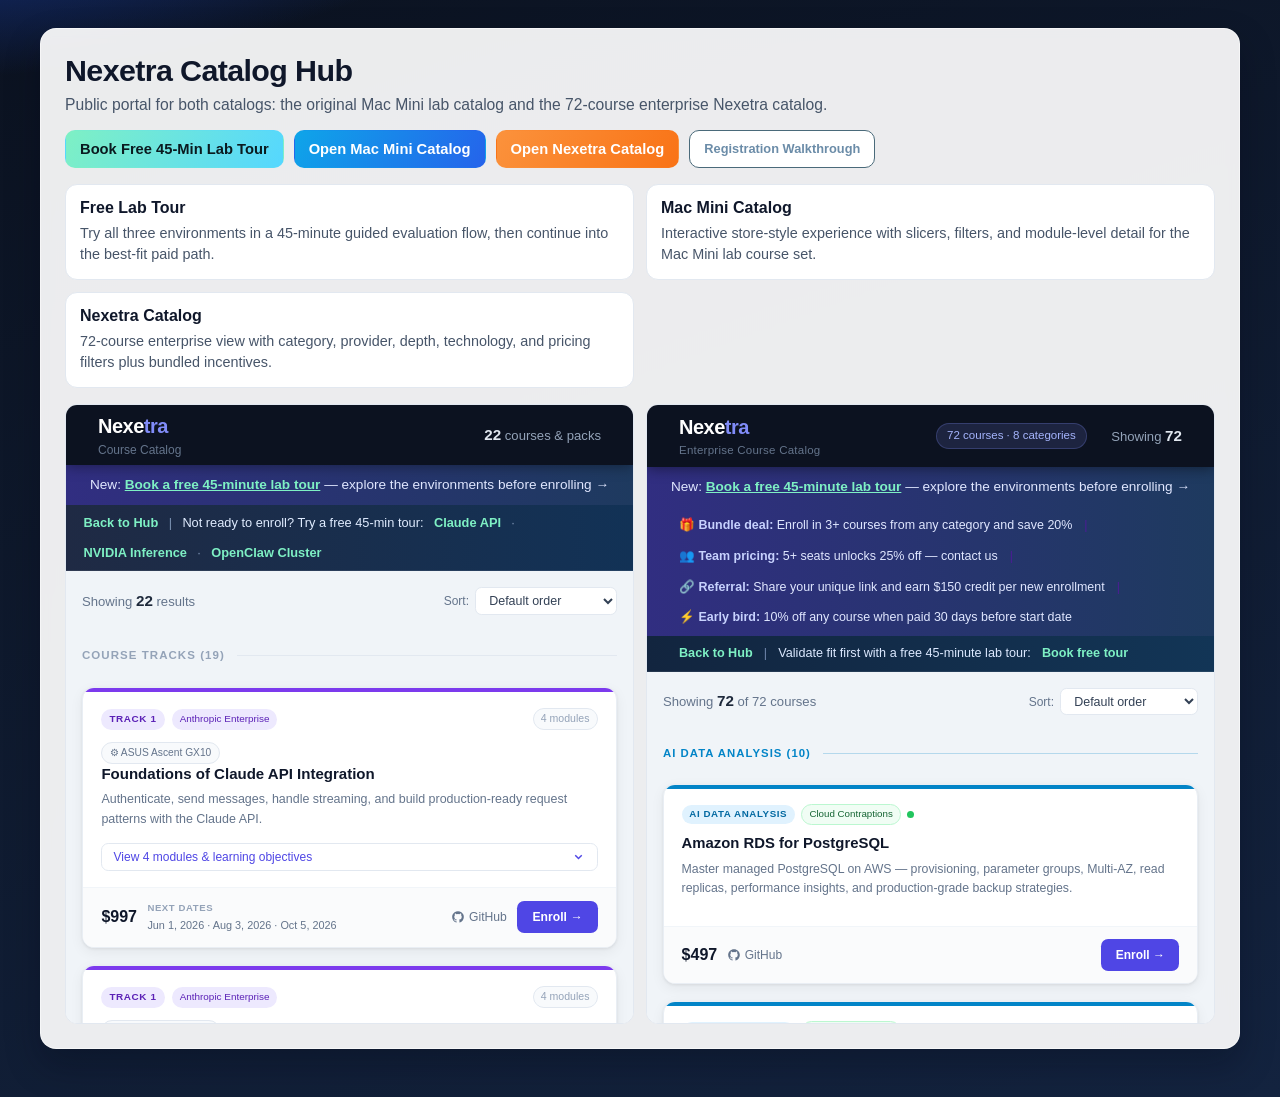
<file: index.html>
<!DOCTYPE html>
<html lang="en">
<head>
  <meta charset="UTF-8">
  <meta name="viewport" content="width=device-width, initial-scale=1.0">
  <title>Nexetra Catalog Hub</title>
  <style>
    :root {
      --bg-1: #0b1220;
      --bg-2: #13233f;
      --panel: rgba(255, 255, 255, 0.92);
      --ink: #0f172a;
      --muted: #475569;
      --accent: #0ea5e9;
      --accent-2: #f97316;
      --line: #e2e8f0;
    }
    * { box-sizing: border-box; }
    body {
      margin: 0;
      font-family: Segoe UI, Arial, sans-serif;
      color: var(--ink);
      background:
        radial-gradient(1200px 500px at -10% -20%, #1d4ed8 0%, transparent 60%),
        radial-gradient(1000px 600px at 110% -30%, #0ea5e9 0%, transparent 55%),
        linear-gradient(160deg, var(--bg-1), var(--bg-2));
      min-height: 100vh;
    }
    .wrap {
      width: min(1200px, 95vw);
      margin: 0 auto;
      padding: 28px 0 48px;
    }
    .hero {
      background: var(--panel);
      border: 1px solid rgba(255,255,255,.55);
      border-radius: 16px;
      box-shadow: 0 16px 35px rgba(2, 6, 23, .28);
      padding: 24px;
      backdrop-filter: blur(6px);
    }
    h1 {
      margin: 0 0 8px;
      font-size: 1.9rem;
      letter-spacing: -.02em;
    }
    .sub {
      color: var(--muted);
      margin: 0 0 16px;
      font-size: .98rem;
    }
    .actions {
      display: flex;
      flex-wrap: wrap;
      gap: 10px;
      margin-bottom: 6px;
    }
    .btn {
      text-decoration: none;
      border-radius: 10px;
      border: 1px solid var(--line);
      padding: 10px 14px;
      font-weight: 600;
      font-size: .92rem;
      color: var(--ink);
      background: #fff;
    }
    .btn.primary {
      background: linear-gradient(120deg, var(--accent), #2563eb);
      color: #fff;
      border-color: transparent;
    }
    .btn.alt {
      background: linear-gradient(120deg, #fb923c, var(--accent-2));
      color: #fff;
      border-color: transparent;
    }
    .grid {
      margin-top: 16px;
      display: grid;
      grid-template-columns: repeat(2, minmax(0, 1fr));
      gap: 12px;
    }
    .card {
      background: #fff;
      border: 1px solid var(--line);
      border-radius: 12px;
      padding: 14px;
    }
    .card h2 {
      margin: 0 0 6px;
      font-size: 1rem;
    }
    .card p {
      margin: 0;
      color: var(--muted);
      font-size: .9rem;
      line-height: 1.45;
    }
    .preview {
      margin-top: 16px;
      display: grid;
      grid-template-columns: repeat(2, minmax(0, 1fr));
      gap: 12px;
    }
    iframe {
      width: 100%;
      height: 620px;
      border: 1px solid var(--line);
      border-radius: 12px;
      background: #fff;
    }
    @media (max-width: 980px) {
      .grid, .preview { grid-template-columns: 1fr; }
      iframe { height: 500px; }
    }
  </style>
</head>
<body>
  <div class="wrap">
    <section class="hero">
      <h1>Nexetra Catalog Hub</h1>
      <p class="sub">Public portal for both catalogs: the original Mac Mini lab catalog and the 72-course enterprise Nexetra catalog.</p>
      <div class="actions">
        <a class="btn" style="background: linear-gradient(120deg, #7ef0c4, #55d7ff); color: #0a1a1f; border-color: transparent;" href="free-lab-tour/?lab=anthropic">Book Free 45-Min Lab Tour</a>
        <a class="btn primary" href="catalog.html">Open Mac Mini Catalog</a>
        <a class="btn alt" href="nexetra-catalog.html">Open Nexetra Catalog</a>
        <a class="btn" style="border-color:#4a6a7a;color:#6b8ca8;font-size:0.8rem;" href="docs/registration-walkthrough.html">Registration Walkthrough</a>
      </div>
      <div class="grid">
        <article class="card">
          <h2>Free Lab Tour</h2>
          <p>Try all three environments in a 45-minute guided evaluation flow, then continue into the best-fit paid path.</p>
        </article>
        <article class="card">
          <h2>Mac Mini Catalog</h2>
          <p>Interactive store-style experience with slicers, filters, and module-level detail for the Mac Mini lab course set.</p>
        </article>
        <article class="card">
          <h2>Nexetra Catalog</h2>
          <p>72-course enterprise view with category, provider, depth, technology, and pricing filters plus bundled incentives.</p>
        </article>
      </div>
      <div class="preview">
        <iframe src="catalog.html" title="Mac Mini Catalog Preview"></iframe>
        <iframe src="nexetra-catalog.html" title="Nexetra Catalog Preview"></iframe>
      </div>
    </section>
  </div>
</body>
</html>
</file>
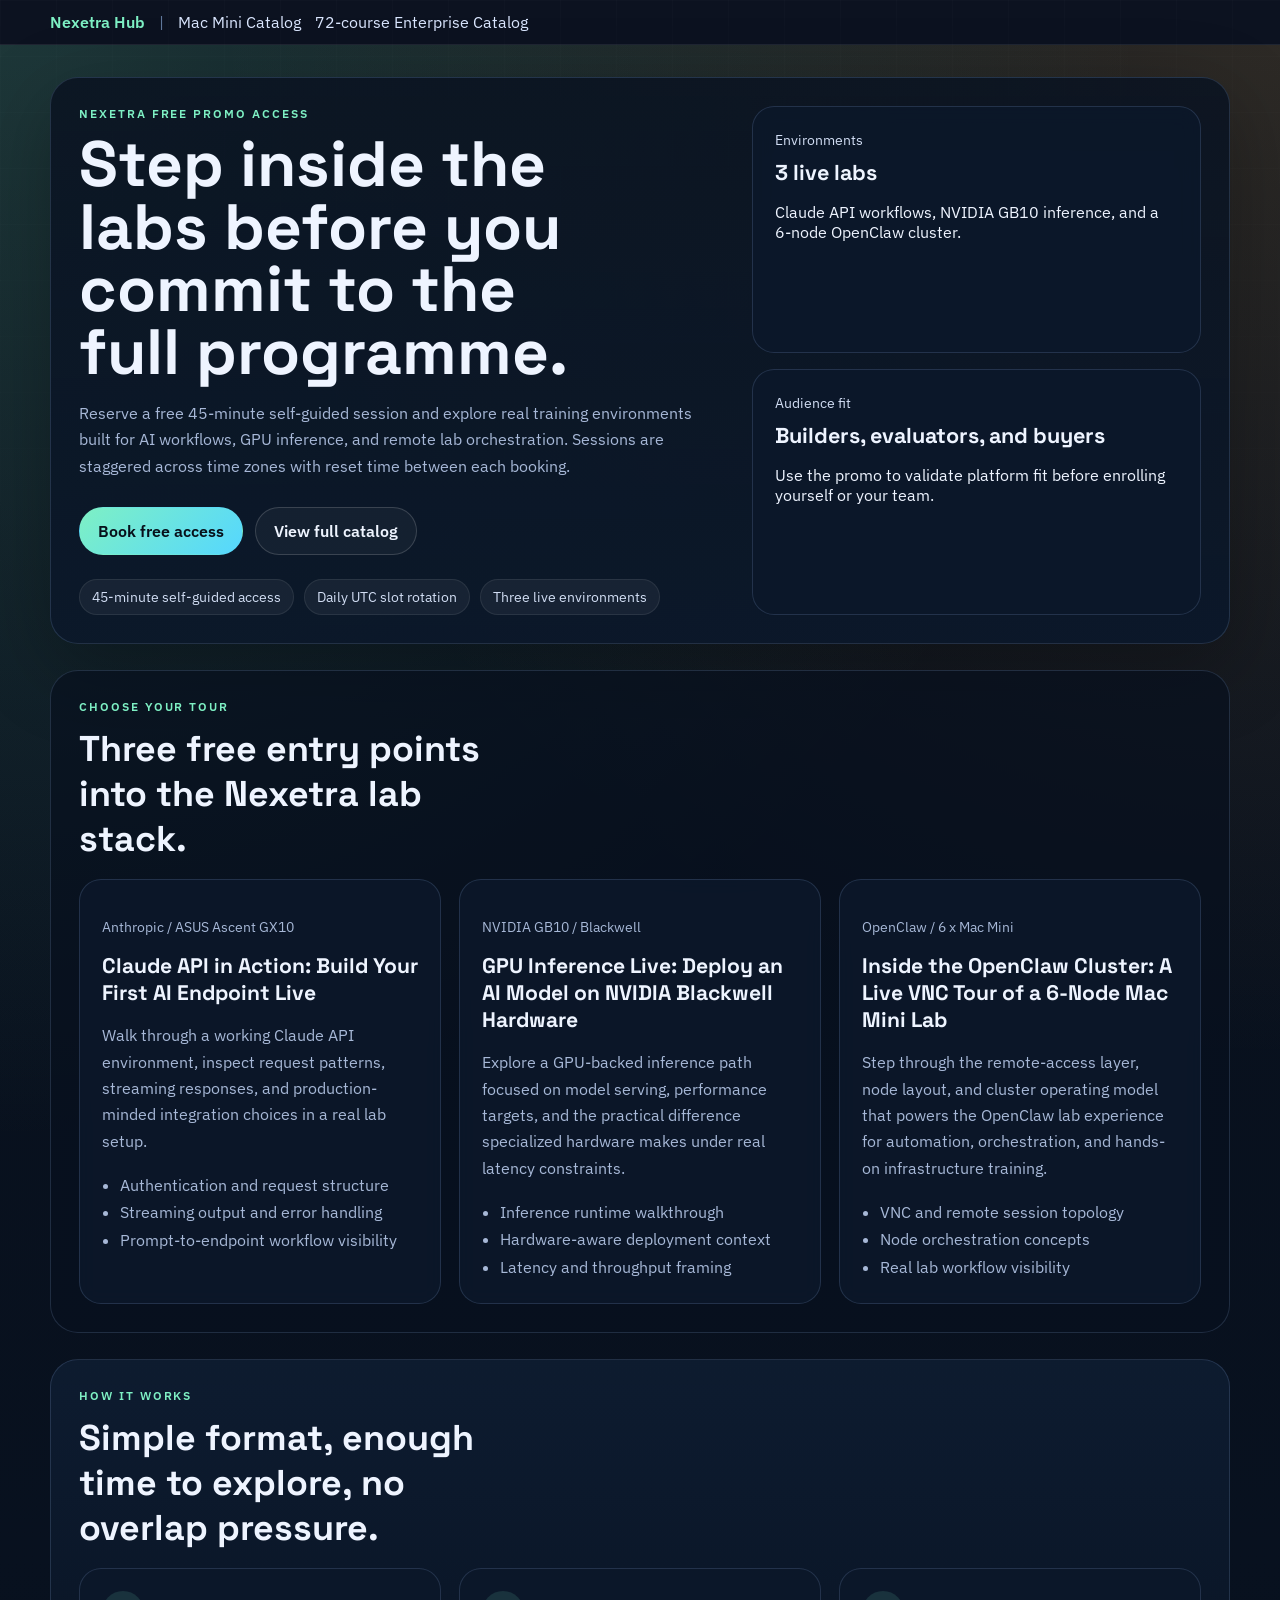
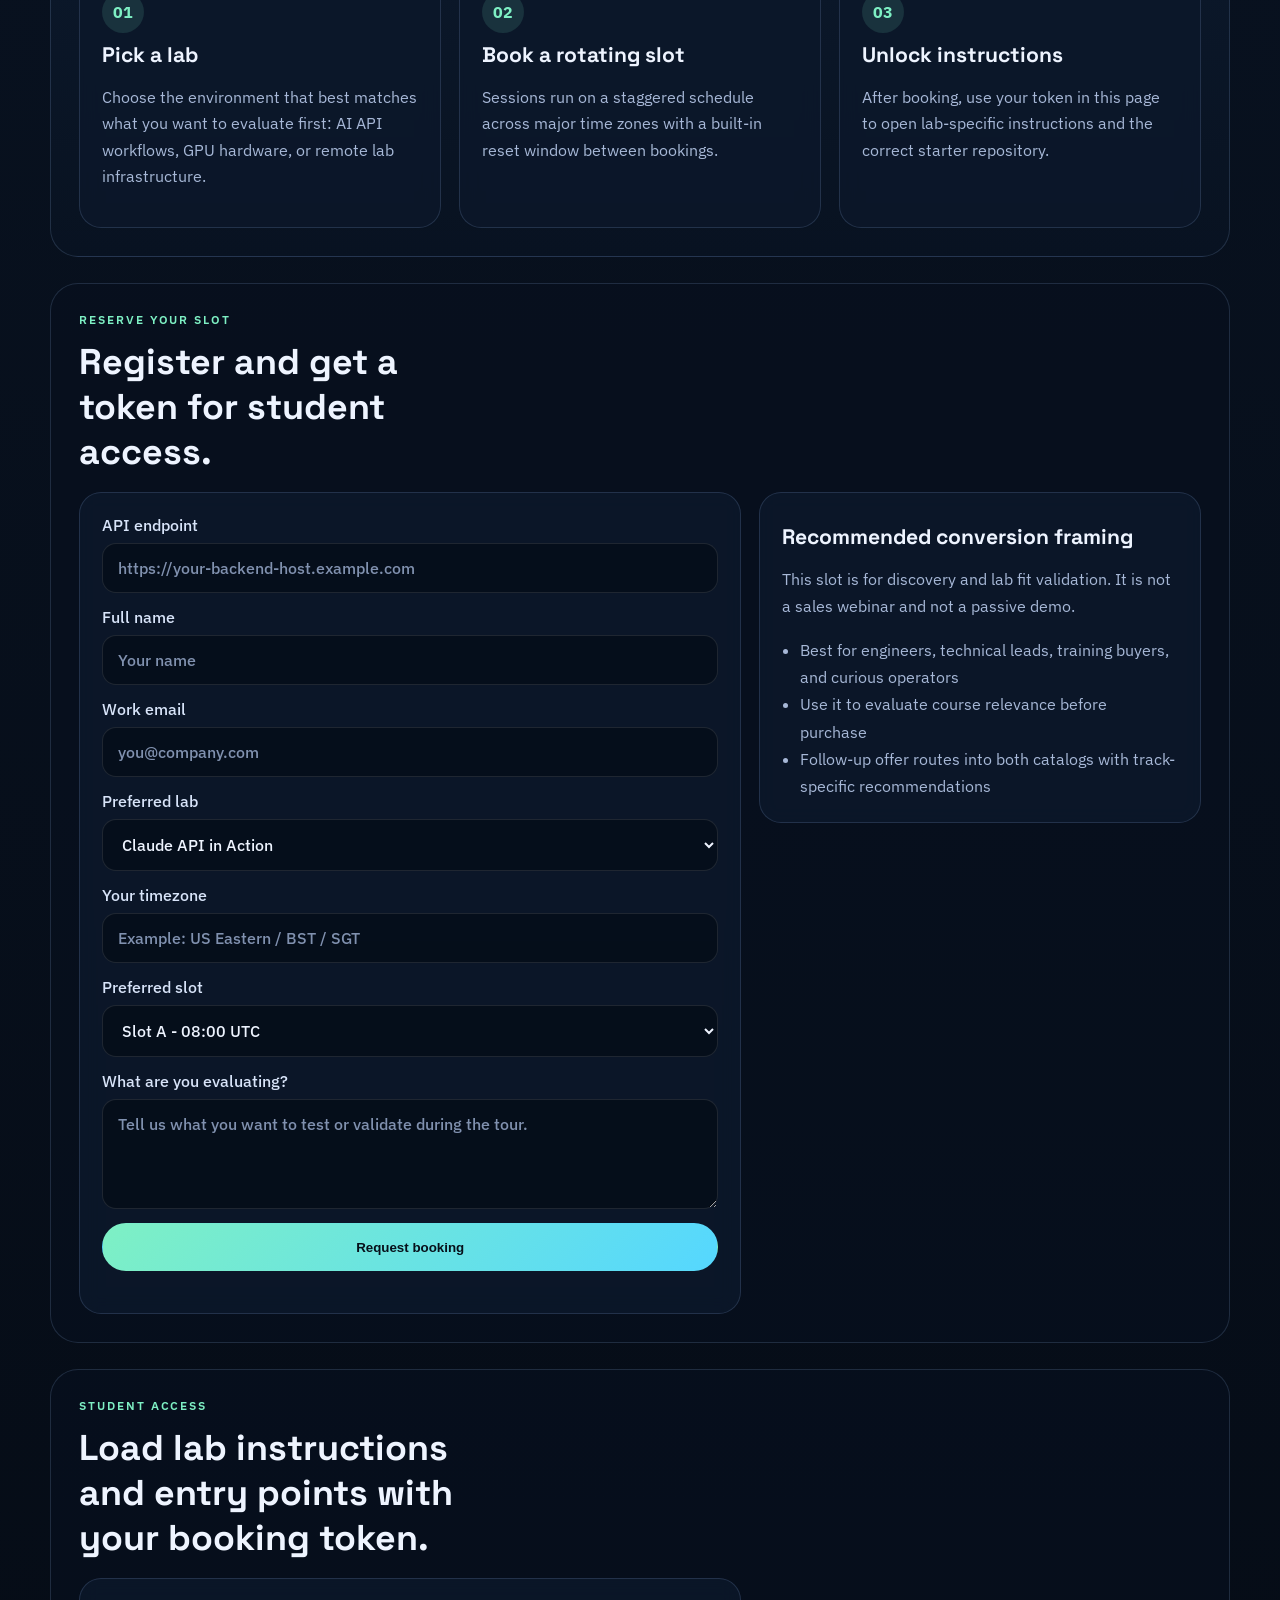
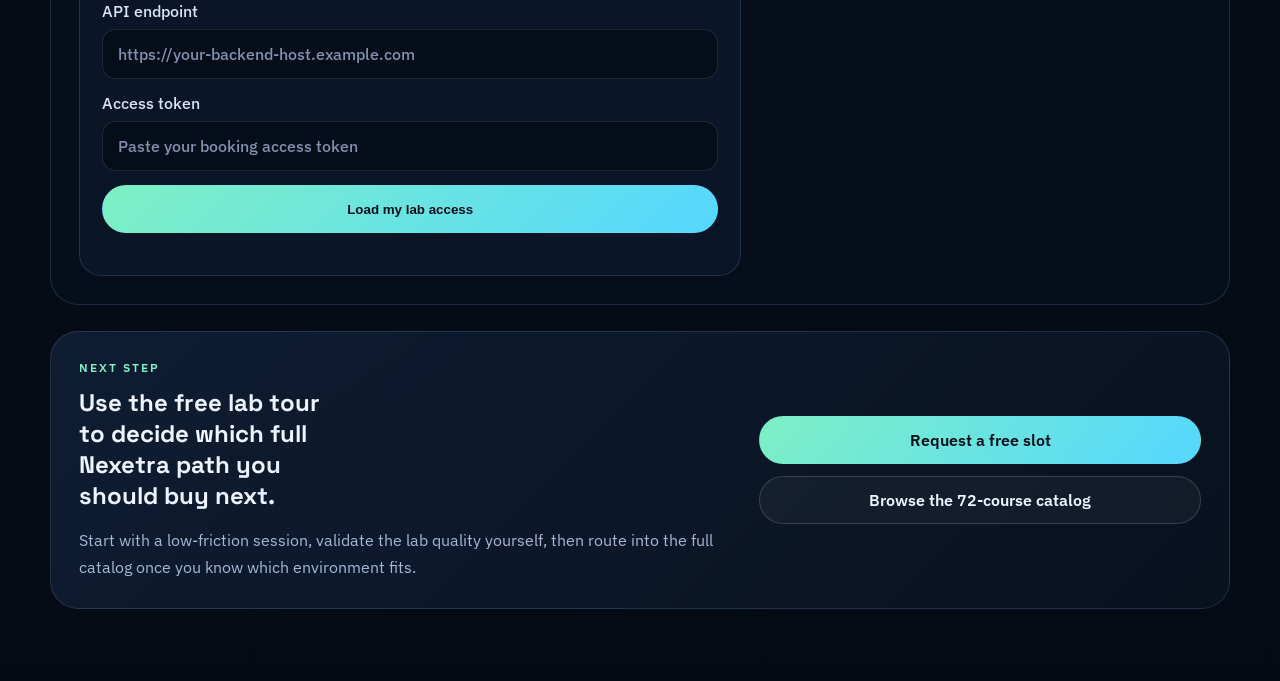
<file: free-lab-tour/index.html>
<!DOCTYPE html>
<html lang="en">
<head>
  <meta charset="UTF-8">
  <meta name="viewport" content="width=device-width, initial-scale=1.0">
  <title>Nexetra Free Lab Access | 45-Min Self-Guided Lab Tours</title>
  <meta name="description" content="Book a free 45-minute self-guided Nexetra lab tour across Claude API, NVIDIA Blackwell GPU inference, and the OpenClaw Mac Mini cluster.">
  <link rel="preconnect" href="https://fonts.googleapis.com">
  <link rel="preconnect" href="https://fonts.gstatic.com" crossorigin>
  <link href="https://fonts.googleapis.com/css2?family=Space+Grotesk:wght@400;500;700&family=IBM+Plex+Sans:wght@400;500;600&display=swap" rel="stylesheet">
  <link rel="stylesheet" href="assets/styles.css">
  <script src="assets/app.js" defer></script>
</head>
<body>
  <header style="background:#0c1220;color:#eef4ff;padding:12px 16px;border-bottom:1px solid rgba(255,255,255,.08)">
    <div style="max-width:1180px;margin:0 auto;display:flex;gap:14px;flex-wrap:wrap;align-items:center">
      <a href="../index.html" style="color:#7ef0c4;text-decoration:none;font-weight:600">Nexetra Hub</a>
      <span style="color:#5f789b">|</span>
      <a href="../catalog.html" style="color:#dbe7ff;text-decoration:none">Mac Mini Catalog</a>
      <a href="../nexetra-catalog.html" style="color:#dbe7ff;text-decoration:none">72-course Enterprise Catalog</a>
    </div>
  </header>

  <div class="page-shell">
    <header class="hero">
      <div class="hero__copy">
        <p class="eyebrow">Nexetra free promo access</p>
        <h1>Step inside the labs before you commit to the full programme.</h1>
        <p class="hero__lede">
          Reserve a free 45-minute self-guided session and explore real training environments built for AI workflows,
          GPU inference, and remote lab orchestration. Sessions are staggered across time zones with reset time between each booking.
        </p>
        <div class="hero__actions">
          <a class="button button--primary" href="#booking">Book free access</a>
          <a class="button button--secondary" href="../nexetra-catalog.html">View full catalog</a>
        </div>
        <ul class="hero__meta">
          <li>45-minute self-guided access</li>
          <li>Daily UTC slot rotation</li>
          <li>Three live environments</li>
        </ul>
      </div>
      <div class="hero__panel">
        <div class="hero__stat-card">
          <span class="stat-label">Environments</span>
          <strong>3 live labs</strong>
          <p>Claude API workflows, NVIDIA GB10 inference, and a 6-node OpenClaw cluster.</p>
        </div>
        <div class="hero__stat-card">
          <span class="stat-label">Audience fit</span>
          <strong>Builders, evaluators, and buyers</strong>
          <p>Use the promo to validate platform fit before enrolling yourself or your team.</p>
        </div>
      </div>
    </header>

    <main>
      <section class="section">
        <div class="section-heading">
          <p class="eyebrow">Choose your tour</p>
          <h2>Three free entry points into the Nexetra lab stack.</h2>
        </div>
        <div class="tour-grid">
          <article class="tour-card">
            <p class="tour-card__tag">Anthropic / ASUS Ascent GX10</p>
            <h3>Claude API in Action: Build Your First AI Endpoint Live</h3>
            <p>Walk through a working Claude API environment, inspect request patterns, streaming responses, and production-minded integration choices in a real lab setup.</p>
            <ul>
              <li>Authentication and request structure</li>
              <li>Streaming output and error handling</li>
              <li>Prompt-to-endpoint workflow visibility</li>
            </ul>
          </article>
          <article class="tour-card">
            <p class="tour-card__tag">NVIDIA GB10 / Blackwell</p>
            <h3>GPU Inference Live: Deploy an AI Model on NVIDIA Blackwell Hardware</h3>
            <p>Explore a GPU-backed inference path focused on model serving, performance targets, and the practical difference specialized hardware makes under real latency constraints.</p>
            <ul>
              <li>Inference runtime walkthrough</li>
              <li>Hardware-aware deployment context</li>
              <li>Latency and throughput framing</li>
            </ul>
          </article>
          <article class="tour-card">
            <p class="tour-card__tag">OpenClaw / 6 x Mac Mini</p>
            <h3>Inside the OpenClaw Cluster: A Live VNC Tour of a 6-Node Mac Mini Lab</h3>
            <p>Step through the remote-access layer, node layout, and cluster operating model that powers the OpenClaw lab experience for automation, orchestration, and hands-on infrastructure training.</p>
            <ul>
              <li>VNC and remote session topology</li>
              <li>Node orchestration concepts</li>
              <li>Real lab workflow visibility</li>
            </ul>
          </article>
        </div>
      </section>

      <section class="section section--accent">
        <div class="section-heading">
          <p class="eyebrow">How it works</p>
          <h2>Simple format, enough time to explore, no overlap pressure.</h2>
        </div>
        <div class="steps-grid">
          <article>
            <span>01</span>
            <h3>Pick a lab</h3>
            <p>Choose the environment that best matches what you want to evaluate first: AI API workflows, GPU hardware, or remote lab infrastructure.</p>
          </article>
          <article>
            <span>02</span>
            <h3>Book a rotating slot</h3>
            <p>Sessions run on a staggered schedule across major time zones with a built-in reset window between bookings.</p>
          </article>
          <article>
            <span>03</span>
            <h3>Unlock instructions</h3>
            <p>After booking, use your token in this page to open lab-specific instructions and the correct starter repository.</p>
          </article>
        </div>
      </section>

      <section class="section" id="booking">
        <div class="section-heading">
          <p class="eyebrow">Reserve your slot</p>
          <h2>Register and get a token for student access.</h2>
        </div>
        <div class="booking-layout">
          <form class="booking-form" id="booking-form">
            <label>
              API endpoint
              <input type="url" name="apiBase" id="api-base" placeholder="https://your-backend-host.example.com" required>
            </label>
            <label>
              Full name
              <input type="text" name="name" placeholder="Your name" required>
            </label>
            <label>
              Work email
              <input type="email" name="email" placeholder="you@company.com" required>
            </label>
            <label>
              Preferred lab
              <select name="lab" id="lab-select">
                <option>Claude API in Action</option>
                <option>GPU Inference Live</option>
                <option>Inside the OpenClaw Cluster</option>
              </select>
            </label>
            <label>
              Your timezone
              <input type="text" name="timezone" placeholder="Example: US Eastern / BST / SGT">
            </label>
            <label>
              Preferred slot
              <select name="slot">
                <option>Slot A - 08:00 UTC</option>
                <option>Slot B - 13:00 UTC</option>
                <option>Slot C - 18:00 UTC</option>
                <option>Slot D - 23:00 UTC</option>
              </select>
            </label>
            <label>
              What are you evaluating?
              <textarea name="goal" rows="4" placeholder="Tell us what you want to test or validate during the tour."></textarea>
            </label>
            <button class="button button--primary" id="booking-submit" type="submit">Request booking</button>
            <p class="booking-status" id="booking-status" aria-live="polite"></p>
          </form>
          <div class="booking-copy">
            <h3>Recommended conversion framing</h3>
            <p>This slot is for discovery and lab fit validation. It is not a sales webinar and not a passive demo.</p>
            <ul>
              <li>Best for engineers, technical leads, training buyers, and curious operators</li>
              <li>Use it to evaluate course relevance before purchase</li>
              <li>Follow-up offer routes into both catalogs with track-specific recommendations</li>
            </ul>
          </div>
        </div>
      </section>

      <section class="section section--booking" id="access">
        <div class="section-heading">
          <p class="eyebrow">Student access</p>
          <h2>Load lab instructions and entry points with your booking token.</h2>
        </div>
        <div class="booking-layout">
          <form class="booking-form" id="access-form">
            <label>
              API endpoint
              <input type="url" id="access-api-base" placeholder="https://your-backend-host.example.com" required>
            </label>
            <label>
              Access token
              <input type="text" id="access-token" placeholder="Paste your booking access token" required>
            </label>
            <button class="button button--primary" id="access-submit" type="submit">Load my lab access</button>
            <p class="booking-status" id="access-status" aria-live="polite"></p>
          </form>
          <div class="booking-copy" id="access-panel" style="display:none">
            <h3 id="access-lab-title">Lab Access</h3>
            <p id="access-window"></p>
            <ul id="access-instructions"></ul>
            <div style="display:grid;gap:10px;margin-top:12px">
              <a class="button button--secondary" id="access-lab-repo" href="#" target="_blank" rel="noreferrer">Open lab repository</a>
              <a class="button button--secondary" id="access-catalog-link" href="#">Related catalog path</a>
            </div>
          </div>
        </div>
      </section>

      <footer class="section section--footer">
        <div class="footer-copy">
          <p class="eyebrow">Next step</p>
          <h2>Use the free lab tour to decide which full Nexetra path you should buy next.</h2>
          <p>Start with a low-friction session, validate the lab quality yourself, then route into the full catalog once you know which environment fits.</p>
        </div>
        <div class="footer-actions">
          <a class="button button--primary" href="#booking">Request a free slot</a>
          <a class="button button--secondary" href="../nexetra-catalog.html">Browse the 72-course catalog</a>
        </div>
      </footer>
    </main>
  </div>
</body>
</html>
</file>
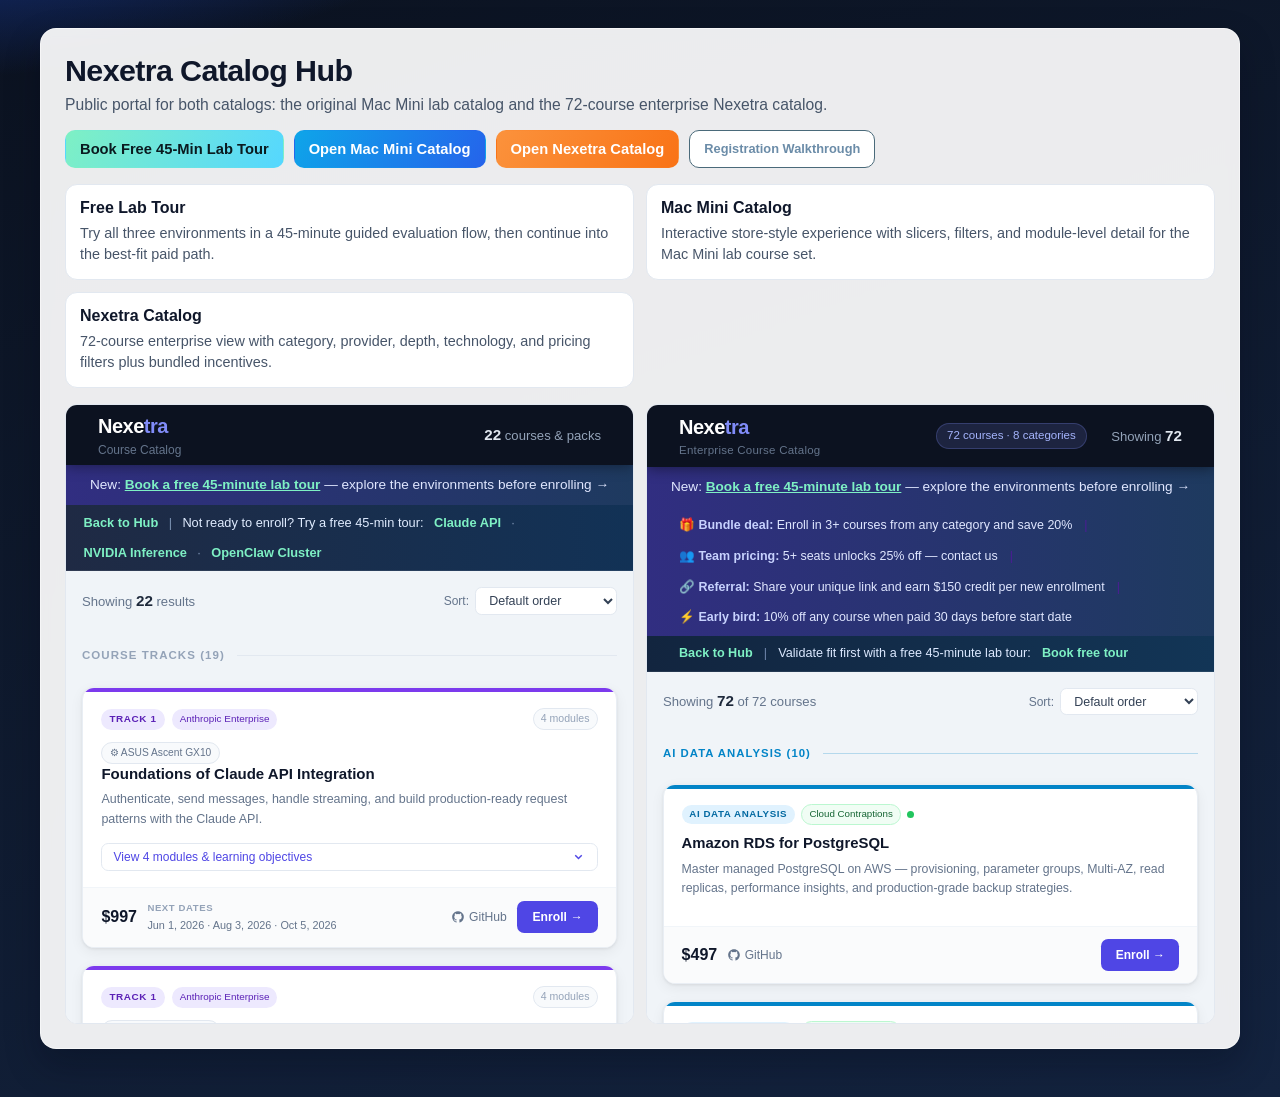
<file: catalog-hub.html>
<!DOCTYPE html>
<html lang="en">
<head>
  <meta charset="UTF-8">
  <meta name="viewport" content="width=device-width, initial-scale=1.0">
  <title>Redirecting to Nexetra Hub</title>
  <meta http-equiv="refresh" content="0; url=index.html">
</head>
<body>
  <p>Redirecting to the Nexetra hub. If you are not redirected, <a href="index.html">open index.html</a>.</p>
</body>
</html>
</file>
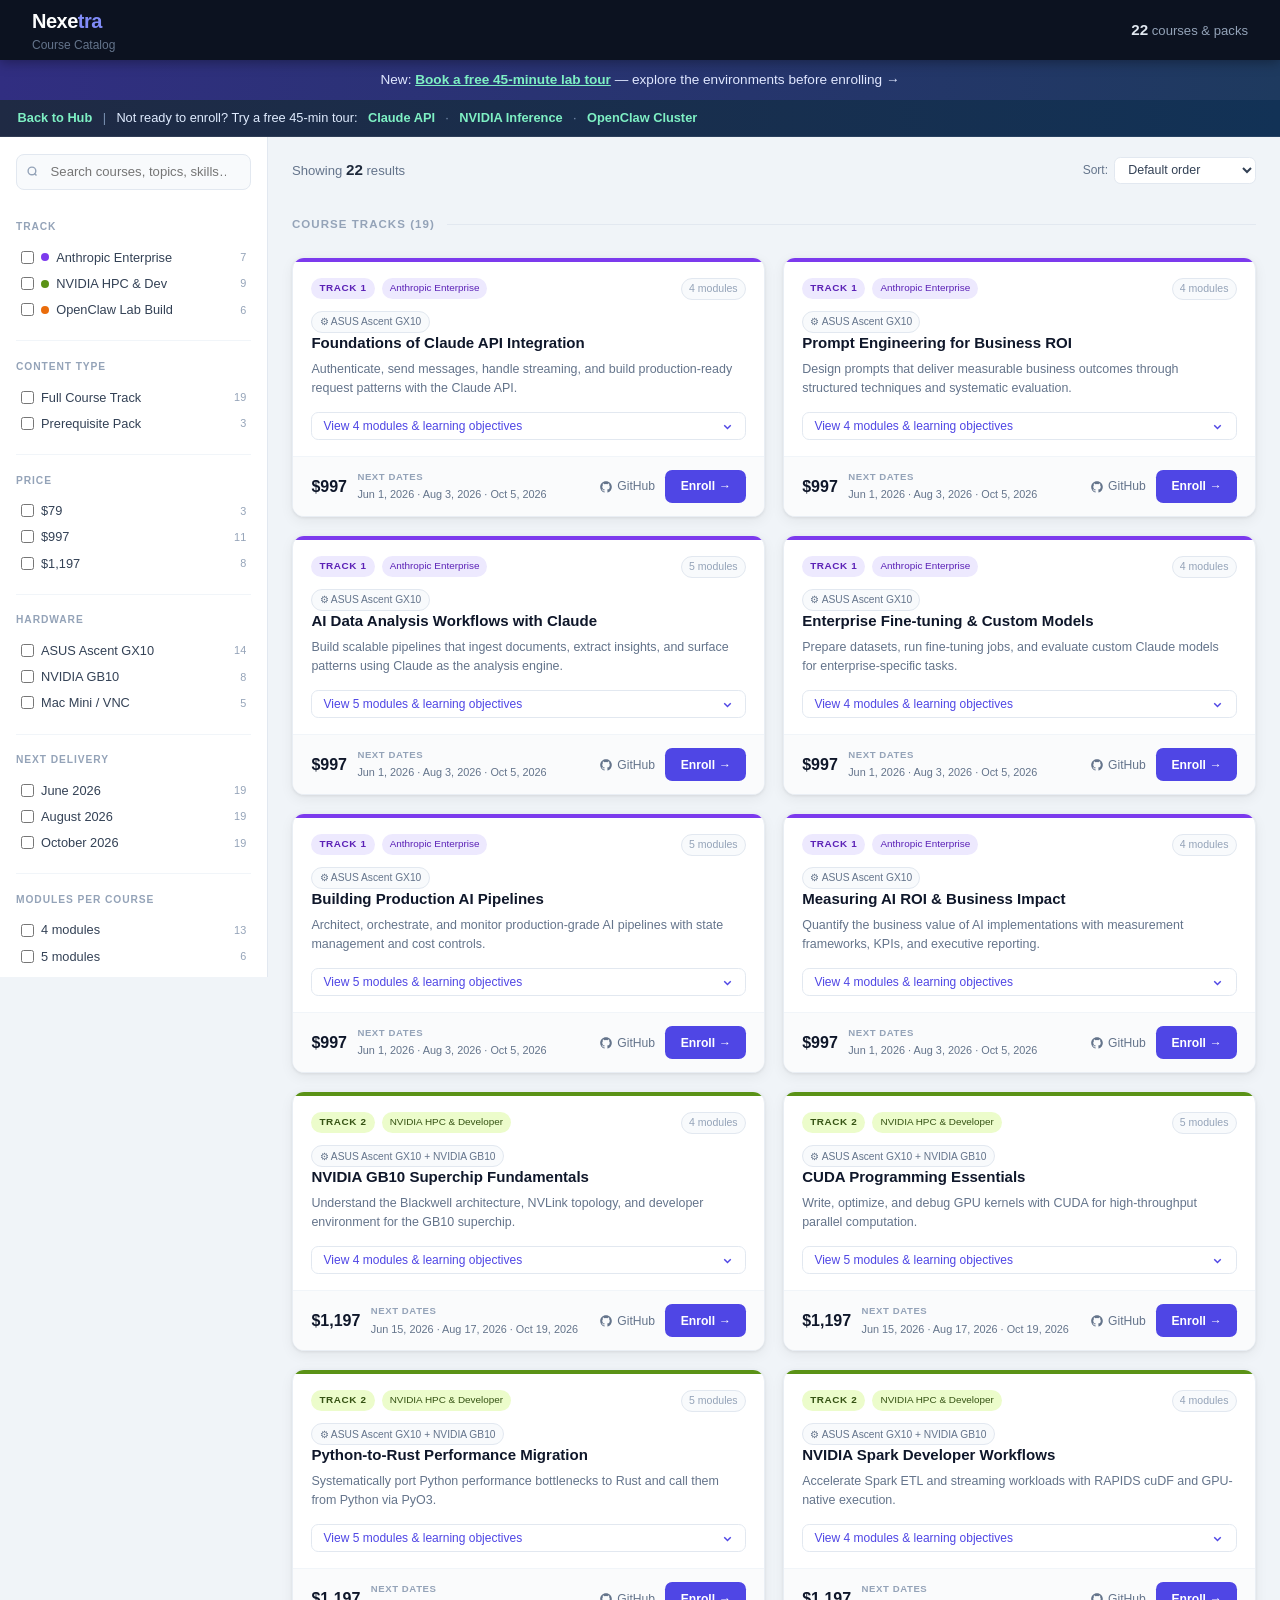
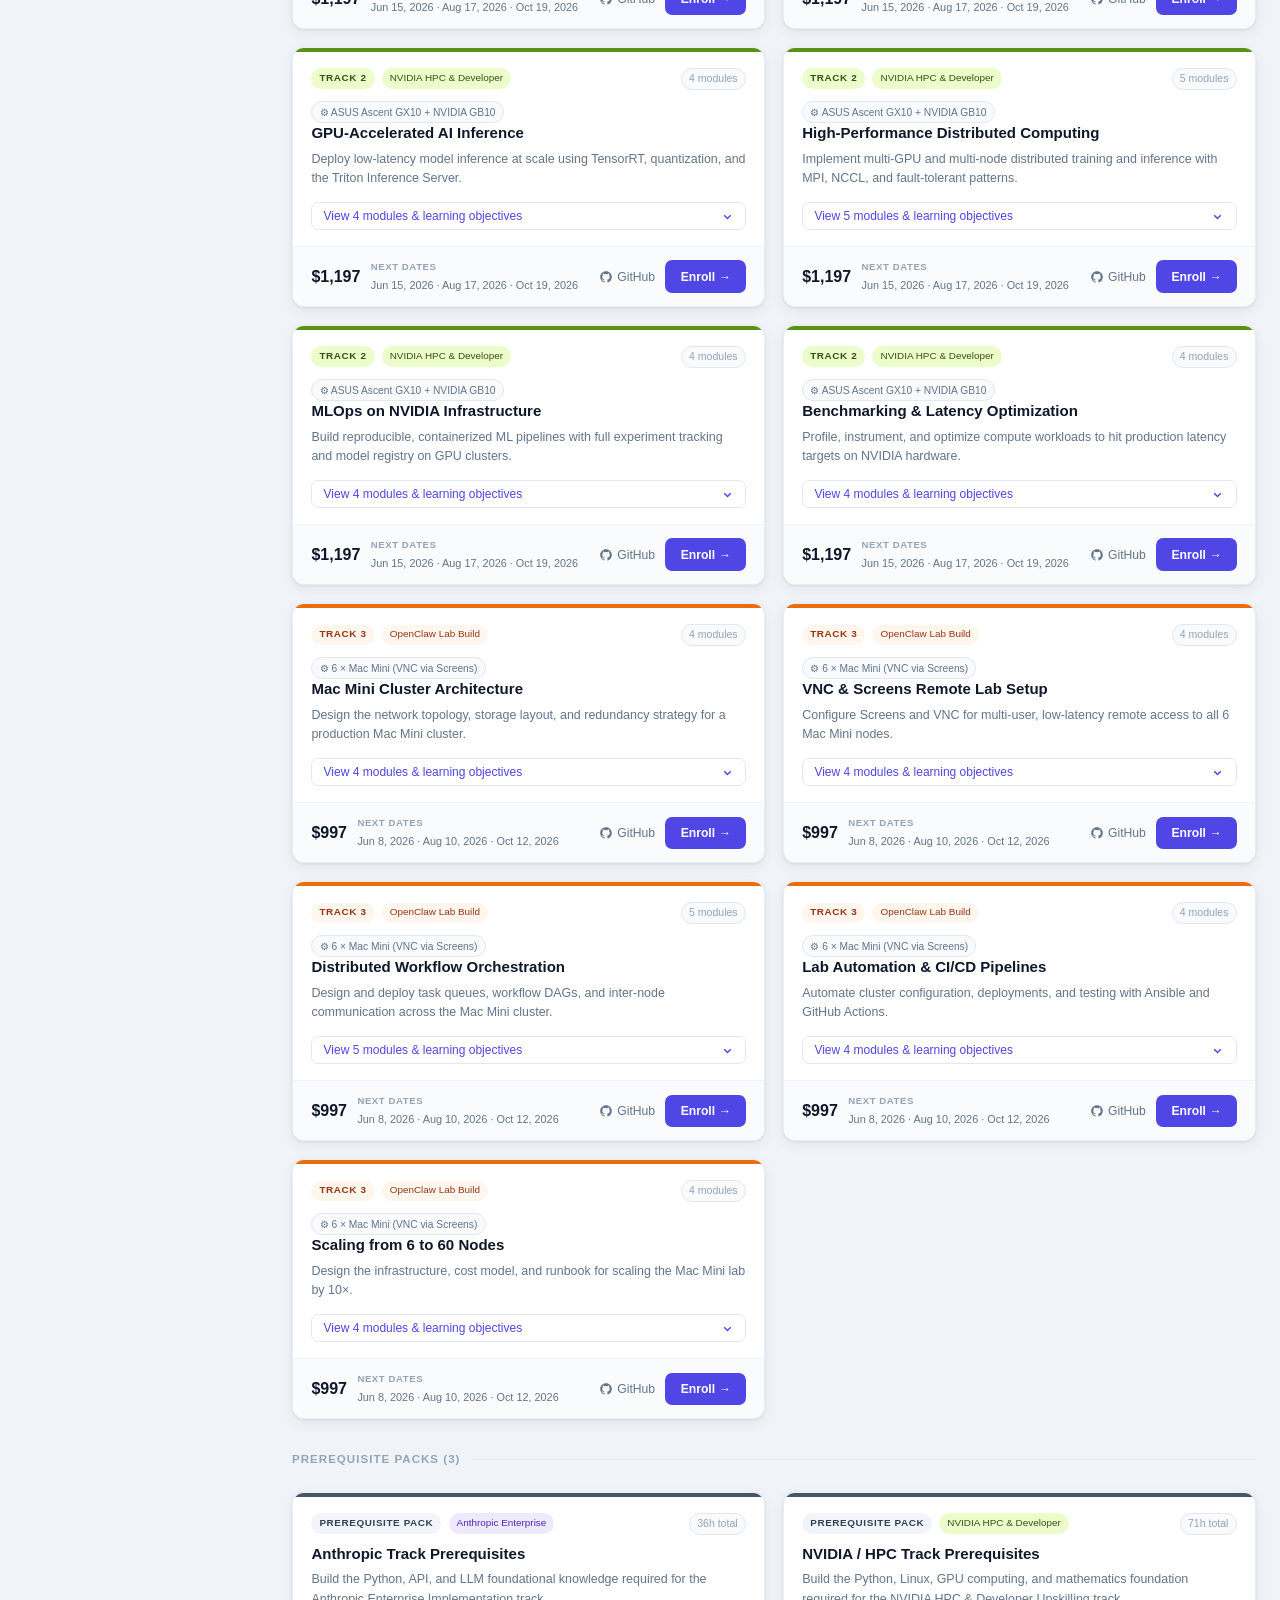
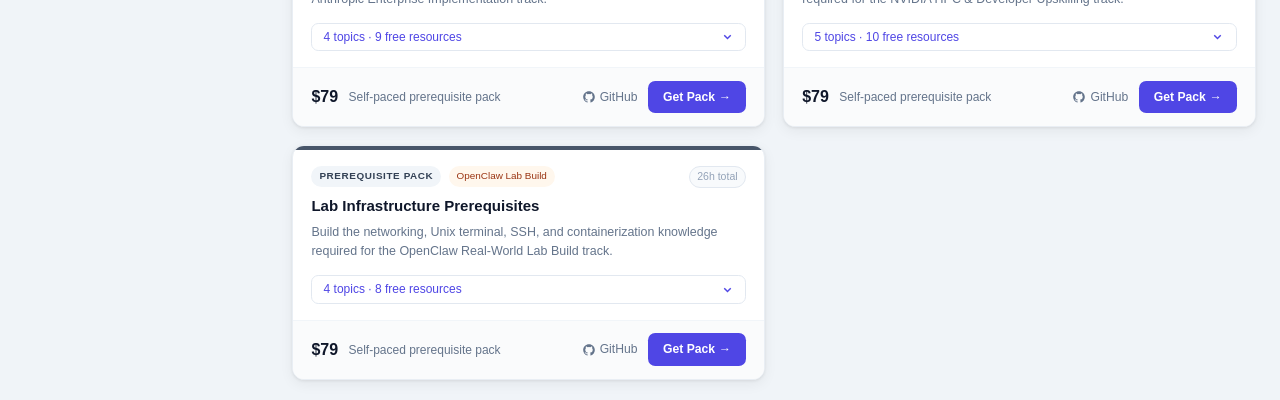
<file: catalog.html>
<!DOCTYPE html>
<html lang="en">
<head>
  <meta charset="UTF-8">
  <meta name="viewport" content="width=device-width, initial-scale=1.0">
  <title>Nexetra Course Catalog</title>
  <style>
    :root {
      --c-anthropic: #7C3AED;
      --c-nvidia: #5a9216;
      --c-openclaw: #ea6c0a;
      --c-shim: #475569;
      --sidebar: 268px;
      --radius: .75rem;
      --shadow: 0 1px 3px rgba(0,0,0,.07), 0 4px 14px rgba(0,0,0,.06);
      --shadow-h: 0 4px 12px rgba(0,0,0,.13), 0 8px 28px rgba(0,0,0,.09);
      --tr: all .17s ease;
    }
    *, *::before, *::after { box-sizing: border-box; margin: 0; padding: 0; }
    body {
      font-family: -apple-system, BlinkMacSystemFont, 'Segoe UI', Roboto, sans-serif;
      background: #f0f4f8;
      color: #1e293b;
      min-height: 100vh;
      line-height: 1.5;
    }

    /* ── HEADER ── */
    header {
      background: #0c1220;
      color: #fff;
      padding: .9rem 2rem;
      display: flex;
      align-items: center;
      gap: 1rem;
      position: sticky;
      top: 0;
      z-index: 200;
      box-shadow: 0 2px 12px rgba(0,0,0,.35);
      height: 60px;
    }
    .logo { font-size: 1.25rem; font-weight: 800; letter-spacing: -.5px; }
    .logo span { color: #818cf8; }
    .logo-sub { font-size: .75rem; color: #64748b; }
    .header-right { margin-left: auto; display: flex; align-items: center; gap: 1.5rem; }
    .header-count { font-size: .82rem; color: #94a3b8; }
    .header-count strong { color: #e2e8f0; font-size: .95rem; }

    .promo-banner {
      background: linear-gradient(90deg, #1f2a44 0%, #123256 100%);
      color: #e0ecff;
      font-size: .8rem;
      padding: .5rem 1.1rem;
      border-bottom: 1px solid rgba(255, 255, 255, .08);
      display: flex;
      flex-wrap: wrap;
      gap: .65rem;
      align-items: center;
    }
    .promo-banner a {
      color: #7ef0c4;
      text-decoration: none;
      font-weight: 600;
    }
    .promo-banner .sep { color: #7b91b1; }

    /* ── LAYOUT ── */
    .layout {
      display: flex;
      max-width: 1700px;
      margin: 0 auto;
    }

    /* ── SIDEBAR ── */
    aside {
      width: var(--sidebar);
      flex-shrink: 0;
      background: #fff;
      border-right: 1px solid #e2e8f0;
      padding: 1.1rem 1rem 2rem;
      position: sticky;
      top: 60px;
      height: calc(100vh - 60px);
      overflow-y: auto;
      scrollbar-width: thin;
      scrollbar-color: #cbd5e1 transparent;
    }
    aside::-webkit-scrollbar { width: 4px; }
    aside::-webkit-scrollbar-thumb { background: #cbd5e1; border-radius: 2px; }

    /* search */
    .search-wrap { position: relative; margin-bottom: 1.1rem; }
    .search-icon {
      position: absolute; left: .65rem; top: 50%; transform: translateY(-50%);
      width: 14px; height: 14px; color: #94a3b8; pointer-events: none;
    }
    #q {
      width: 100%;
      padding: .58rem .7rem .58rem 2.1rem;
      border: 1.5px solid #e2e8f0;
      border-radius: .5rem;
      font-size: .82rem;
      background: #f8fafc;
      outline: none;
      transition: var(--tr);
      color: #1e293b;
    }
    #q:focus { border-color: #818cf8; background: #fff; box-shadow: 0 0 0 3px rgba(129,140,248,.15); }
    .clear-q {
      position: absolute; right: .4rem; top: 50%; transform: translateY(-50%);
      background: none; border: none; cursor: pointer; color: #94a3b8;
      font-size: 1rem; line-height: 1; padding: .2rem; display: none;
    }
    .clear-q:hover { color: #334155; }

    /* filter group */
    .fg { margin-bottom: 1.1rem; padding-bottom: 1.1rem; border-bottom: 1px solid #f1f5f9; }
    .fg:last-of-type { border-bottom: none; margin-bottom: 0; }
    .fg-title {
      font-size: .64rem; font-weight: 700; text-transform: uppercase;
      letter-spacing: .09em; color: #94a3b8; margin-bottom: .6rem;
    }
    .fo {
      display: flex; align-items: center; gap: .45rem;
      padding: .22rem .3rem; border-radius: .375rem;
      cursor: pointer; font-size: .8rem; color: #334155;
      user-select: none; transition: background .12s;
    }
    .fo:hover { background: #f1f5f9; }
    .fo input[type=checkbox] { width: 13px; height: 13px; accent-color: #4f46e5; cursor: pointer; flex-shrink: 0; }
    .fo .cnt { margin-left: auto; font-size: .68rem; color: #94a3b8; min-width: 16px; text-align: right; }
    .fo .dot {
      width: 8px; height: 8px; border-radius: 50%; flex-shrink: 0;
    }
    .dot-anthropic { background: var(--c-anthropic); }
    .dot-nvidia    { background: var(--c-nvidia); }
    .dot-openclaw  { background: var(--c-openclaw); }
    .dot-shim      { background: var(--c-shim); }

    .reset-btn {
      width: 100%; margin-top: .6rem;
      padding: .48rem; background: none;
      border: 1.5px solid #e2e8f0; border-radius: .5rem;
      font-size: .78rem; color: #64748b; cursor: pointer;
      transition: var(--tr);
    }
    .reset-btn:hover { border-color: #94a3b8; background: #f8fafc; color: #1e293b; }

    /* active filter chips */
    #chips { display: flex; flex-wrap: wrap; gap: .3rem; margin-bottom: .75rem; }
    .chip {
      display: inline-flex; align-items: center; gap: .3rem;
      font-size: .7rem; background: #ede9fe; color: #6d28d9;
      padding: .18rem .5rem; border-radius: 999px; cursor: pointer;
      border: none; transition: background .12s;
    }
    .chip:hover { background: #ddd6fe; }

    /* ── MAIN ── */
    main {
      flex: 1; min-width: 0;
      padding: 1.25rem 1.5rem;
    }

    .results-bar {
      display: flex; align-items: center; gap: .75rem; margin-bottom: 1.1rem;
    }
    .results-bar .rlabel { font-size: .82rem; color: #64748b; }
    .results-bar .rlabel strong { color: #1e293b; font-size: .95rem; }
    .sort-wrap { margin-left: auto; display: flex; align-items: center; gap: .4rem; }
    .sort-wrap label { font-size: .75rem; color: #64748b; }
    #sort {
      font-size: .78rem; border: 1.5px solid #e2e8f0; border-radius: .4rem;
      padding: .3rem .55rem; background: #fff; color: #334155;
      outline: none; cursor: pointer;
    }

    /* ── GRID ── */
    .grid { display: grid; grid-template-columns: repeat(auto-fill, minmax(340px, 1fr)); gap: 1.1rem; }

    /* section divider */
    .sec-div {
      grid-column: 1/-1; display: flex; align-items: center; gap: .75rem;
      padding: .5rem 0 .35rem; margin-top: .4rem;
    }
    .sec-div h2 { font-size: .72rem; font-weight: 700; text-transform: uppercase; letter-spacing: .09em; color: #94a3b8; white-space: nowrap; }
    .sec-div hr { flex: 1; border: none; border-top: 1.5px solid #e2e8f0; }

    /* ── CARD ── */
    .card {
      background: #fff; border-radius: var(--radius);
      box-shadow: var(--shadow); border: 1px solid #e9eef4;
      display: flex; flex-direction: column;
      transition: box-shadow .2s, transform .2s;
      overflow: hidden;
    }
    .card:hover { box-shadow: var(--shadow-h); transform: translateY(-2px); }

    .card-stripe { height: 4px; flex-shrink: 0; }
    .card-stripe.anthropic { background: var(--c-anthropic); }
    .card-stripe.nvidia    { background: var(--c-nvidia); }
    .card-stripe.openclaw  { background: var(--c-openclaw); }
    .card-stripe.shim      { background: var(--c-shim); }

    .card-body { padding: 1rem 1.15rem; flex: 1; }

    .card-meta { display: flex; align-items: center; gap: .45rem; margin-bottom: .55rem; flex-wrap: wrap; }
    .tbadge {
      font-size: .62rem; font-weight: 700; text-transform: uppercase;
      letter-spacing: .06em; padding: .18rem .5rem; border-radius: 999px; flex-shrink: 0;
    }
    .tbadge.anthropic { background: #ede9fe; color: #5b21b6; }
    .tbadge.nvidia    { background: #ecfccb; color: #365314; }
    .tbadge.openclaw  { background: #fff7ed; color: #9a3412; }
    .tbadge.shim      { background: #f1f5f9; color: #334155; }

    .hw-pill {
      display: inline-flex; align-items: center; gap: .25rem;
      font-size: .64rem; color: #64748b; background: #f8fafc;
      border: 1px solid #e2e8f0; padding: .14rem .45rem; border-radius: 999px;
    }
    .mc-badge {
      margin-left: auto; font-size: .66rem; color: #94a3b8;
      background: #f8fafc; border: 1px solid #e2e8f0; padding: .13rem .45rem; border-radius: 999px;
    }

    .card-title { font-size: .94rem; font-weight: 700; color: #0f172a; line-height: 1.3; margin-bottom: .45rem; }
    .card-desc  { font-size: .78rem; color: #64748b; line-height: 1.55; margin-bottom: .85rem; }

    /* modules toggle */
    .mod-toggle {
      display: flex; align-items: center; justify-content: space-between;
      width: 100%; background: none; border: 1.5px solid #e2e8f0; border-radius: .45rem;
      padding: .38rem .7rem; font-size: .75rem; color: #4f46e5; cursor: pointer;
      transition: var(--tr);
    }
    .mod-toggle:hover { border-color: #818cf8; background: #f5f3ff; }
    .mod-toggle svg { width: 13px; height: 13px; transition: transform .2s; flex-shrink: 0; }
    .mod-toggle.open svg { transform: rotate(180deg); }

    .mod-panel {
      overflow: hidden; max-height: 0; transition: max-height .28s ease;
    }
    .mod-panel.open { max-height: 700px; }
    .mod-panel-inner { padding: .6rem 0 .1rem; }

    .mod-item { padding: .45rem 0; border-bottom: 1px solid #f1f5f9; }
    .mod-item:last-child { border-bottom: none; }
    .mod-name {
      font-size: .78rem; font-weight: 600; color: #334155;
      display: flex; align-items: flex-start; gap: .4rem; margin-bottom: .28rem;
    }
    .mod-n { font-size: .67rem; color: #94a3b8; font-weight: 400; flex-shrink: 0; margin-top: 2px; }
    .obj-list { list-style: none; padding-left: 1.3rem; }
    .obj-list li {
      font-size: .72rem; color: #64748b; line-height: 1.5; padding: .07rem 0;
      position: relative;
    }
    .obj-list li::before { content: '›'; position: absolute; left: -.85rem; color: #94a3b8; }

    /* shim topics */
    .topic-head { font-size: .78rem; font-weight: 600; color: #334155; margin: .5rem 0 .35rem; }
    .res-item {
      padding: .35rem 0 .35rem .85rem;
      border-left: 2px solid #e2e8f0; margin-bottom: .3rem;
    }
    .res-link { font-size: .75rem; font-weight: 500; color: #4f46e5; text-decoration: none; }
    .res-link:hover { text-decoration: underline; }
    .res-sum { font-size: .7rem; color: #64748b; line-height: 1.45; margin: .12rem 0; }
    .res-hrs { font-size: .66rem; color: #94a3b8; }

    /* card footer */
    .card-foot {
      padding: .8rem 1.15rem; border-top: 1px solid #f1f5f9;
      display: flex; align-items: center; gap: .65rem; background: #fafbfc;
      flex-wrap: wrap;
    }
    .price { font-size: 1rem; font-weight: 700; color: #0f172a; }
    .dates { font-size: .68rem; color: #64748b; flex: 1; line-height: 1.55; min-width: 80px; }
    .dates-label { display: block; font-size: .6rem; font-weight: 700; text-transform: uppercase; letter-spacing: .06em; color: #94a3b8; margin-bottom: .1rem; }
    .btn-enroll {
      background: #4f46e5; color: #fff; border: none;
      padding: .45rem .95rem; border-radius: .45rem; font-size: .76rem; font-weight: 600;
      cursor: pointer; text-decoration: none; white-space: nowrap;
      transition: background .14s;
    }
    .btn-enroll:hover { background: #4338ca; }
    .btn-gh {
      font-size: .76rem; color: #64748b; text-decoration: none;
      display: inline-flex; align-items: center; gap: .25rem;
      white-space: nowrap; transition: color .14s;
    }
    .btn-gh:hover { color: #1e293b; }
    .btn-gh svg { width: 14px; height: 14px; }

    mark { background: #fef08a; border-radius: 2px; padding: 0 1px; color: inherit; }

    /* empty */
    .empty { grid-column: 1/-1; text-align: center; padding: 4rem 2rem; color: #64748b; }
    .empty h3 { font-size: 1.1rem; color: #334155; margin-bottom: .5rem; }

    @media (max-width: 820px) {
      aside { display: none; }
      main { padding: 1rem; }
    }
  </style>
</head>
<body>

<header>
  <div>
    <div class="logo">Nexe<span>tra</span></div>
    <div class="logo-sub">Course Catalog</div>
  </div>
  <div class="header-right">
    <div class="header-count" id="hcount"><strong>—</strong> courses &amp; packs</div>
  </div>
</header>

<div style="background:linear-gradient(90deg,#312e81,#1e3a5f);color:#e0e7ff;font-size:0.85rem;padding:10px 20px;text-align:center;">
  New: <strong><a href="free-lab-tour/" style="color:#7ef0c4;">Book a free 45-minute lab tour</a></strong> — explore the environments before enrolling &rarr;
</div>

<div class="promo-banner">
  <span><a href="index.html">Back to Hub</a></span>
  <span class="sep">|</span>
  <span>Not ready to enroll? Try a free 45-min tour:</span>
  <a href="free-lab-tour/?lab=anthropic">Claude API</a>
  <span class="sep">·</span>
  <a href="free-lab-tour/?lab=nvidia">NVIDIA Inference</a>
  <span class="sep">·</span>
  <a href="free-lab-tour/?lab=openclaw">OpenClaw Cluster</a>
</div>

<div class="layout">
  <!-- ── SIDEBAR ── -->
  <aside id="sidebar">
    <div class="search-wrap">
      <svg class="search-icon" viewBox="0 0 20 20" fill="none" stroke="currentColor" stroke-width="2">
        <circle cx="8.5" cy="8.5" r="5.5"/><path d="M15 15l-3-3"/>
      </svg>
      <input id="q" type="search" placeholder="Search courses, topics, skills…" autocomplete="off">
      <button class="clear-q" id="clearQ" title="Clear">✕</button>
    </div>

    <div id="chips"></div>

    <div class="fg">
      <div class="fg-title">Track</div>
      <label class="fo"><input type="checkbox" data-filter="track" value="anthropic"> <span class="dot dot-anthropic"></span> Anthropic Enterprise <span class="cnt" id="cnt-track-anthropic">6</span></label>
      <label class="fo"><input type="checkbox" data-filter="track" value="nvidia"> <span class="dot dot-nvidia"></span> NVIDIA HPC &amp; Dev <span class="cnt" id="cnt-track-nvidia">8</span></label>
      <label class="fo"><input type="checkbox" data-filter="track" value="openclaw"> <span class="dot dot-openclaw"></span> OpenClaw Lab Build <span class="cnt" id="cnt-track-openclaw">5</span></label>
    </div>

    <div class="fg">
      <div class="fg-title">Content Type</div>
      <label class="fo"><input type="checkbox" data-filter="type" value="course"> Full Course Track <span class="cnt" id="cnt-type-course">19</span></label>
      <label class="fo"><input type="checkbox" data-filter="type" value="shim"> Prerequisite Pack <span class="cnt" id="cnt-type-shim">3</span></label>
    </div>

    <div class="fg">
      <div class="fg-title">Price</div>
      <label class="fo"><input type="checkbox" data-filter="price" value="79"> $79 <span class="cnt" id="cnt-price-79">3</span></label>
      <label class="fo"><input type="checkbox" data-filter="price" value="997"> $997 <span class="cnt" id="cnt-price-997">11</span></label>
      <label class="fo"><input type="checkbox" data-filter="price" value="1197"> $1,197 <span class="cnt" id="cnt-price-1197">8</span></label>
    </div>

    <div class="fg">
      <div class="fg-title">Hardware</div>
      <label class="fo"><input type="checkbox" data-filter="hw" value="asus"> ASUS Ascent GX10 <span class="cnt" id="cnt-hw-asus">14</span></label>
      <label class="fo"><input type="checkbox" data-filter="hw" value="gb10"> NVIDIA GB10 <span class="cnt" id="cnt-hw-gb10">8</span></label>
      <label class="fo"><input type="checkbox" data-filter="hw" value="macmini"> Mac Mini / VNC <span class="cnt" id="cnt-hw-macmini">5</span></label>
    </div>

    <div class="fg">
      <div class="fg-title">Next Delivery</div>
      <label class="fo"><input type="checkbox" data-filter="month" value="2026-06"> June 2026 <span class="cnt" id="cnt-month-2026-06">3</span></label>
      <label class="fo"><input type="checkbox" data-filter="month" value="2026-08"> August 2026 <span class="cnt" id="cnt-month-2026-08">3</span></label>
      <label class="fo"><input type="checkbox" data-filter="month" value="2026-10"> October 2026 <span class="cnt" id="cnt-month-2026-10">3</span></label>
    </div>

    <div class="fg">
      <div class="fg-title">Modules per Course</div>
      <label class="fo"><input type="checkbox" data-filter="mods" value="4"> 4 modules <span class="cnt" id="cnt-mods-4"></span></label>
      <label class="fo"><input type="checkbox" data-filter="mods" value="5"> 5 modules <span class="cnt" id="cnt-mods-5"></span></label>
    </div>

    <button class="reset-btn" id="resetBtn">Reset all filters</button>
  </aside>

  <!-- ── MAIN ── -->
  <main>
    <div class="results-bar">
      <div class="rlabel" id="rlabel">Showing <strong id="rcount">—</strong> results</div>
      <div class="sort-wrap">
        <label for="sort">Sort:</label>
        <select id="sort">
          <option value="default">Default order</option>
          <option value="price-asc">Price: low → high</option>
          <option value="price-desc">Price: high → low</option>
          <option value="mods-desc">Most modules first</option>
          <option value="alpha">A → Z</option>
        </select>
      </div>
    </div>
    <div class="grid" id="grid"></div>
  </main>
</div>

<script>
// ═══════════════════════════════════════════════
// DATA
// ═══════════════════════════════════════════════
const TRACKS_META = {
  anthropic: {
    label: 'Anthropic Enterprise', kicker: 'Track 1',
    hardware: 'ASUS Ascent GX10', hwKey: ['asus'],
    price: 997, priceKey: '997',
    delivery: ['2026-06-01','2026-08-03','2026-10-05'],
    stripeUrl: '#stripe-track-anthropic'
  },
  nvidia: {
    label: 'NVIDIA HPC & Developer', kicker: 'Track 2',
    hardware: 'ASUS Ascent GX10 + NVIDIA GB10', hwKey: ['asus','gb10'],
    price: 1197, priceKey: '1197',
    delivery: ['2026-06-15','2026-08-17','2026-10-19'],
    stripeUrl: '#stripe-track-nvidia'
  },
  openclaw: {
    label: 'OpenClaw Lab Build', kicker: 'Track 3',
    hardware: '6 × Mac Mini (VNC via Screens)', hwKey: ['macmini'],
    price: 997, priceKey: '997',
    delivery: ['2026-06-08','2026-08-10','2026-10-12'],
    stripeUrl: '#stripe-track-openclaw'
  }
};

const RAW_COURSES = [
  // ── ANTHROPIC ──
  { track:'anthropic', slug:'anthropic-01-claude-api', num:1,
    title:'Foundations of Claude API Integration',
    desc:'Authenticate, send messages, handle streaming, and build production-ready request patterns with the Claude API.',
    modules:[
      {t:'API Authentication & Rate Limits', o:['Configure API keys securely','Understand rate limit tiers','Implement retry-with-backoff patterns']},
      {t:'Messages API and Request Structure', o:['Construct well-formed API requests','Set temperature, max_tokens, and model parameters','Use system and human roles correctly']},
      {t:'Streaming Responses & Webhooks', o:['Implement server-sent events for streaming','Handle partial response chunks','Build real-time output pipelines']},
      {t:'Error Handling & Production Patterns', o:['Handle 4xx and 5xx error codes','Build circuit breakers','Log and monitor API usage']}
    ]
  },
  { track:'anthropic', slug:'anthropic-02-prompt-engineering', num:2,
    title:'Prompt Engineering for Business ROI',
    desc:'Design prompts that deliver measurable business outcomes through structured techniques and systematic evaluation.',
    modules:[
      {t:'System Prompts & Role Definition', o:['Write effective system prompts','Define assistant persona and constraints','Test prompt stability across inputs']},
      {t:'Chain-of-Thought & Few-Shot Patterns', o:['Apply chain-of-thought reasoning','Construct few-shot examples','Choose between zero-shot and few-shot approaches']},
      {t:'Output Format Control', o:['Force JSON and structured output','Parse and validate model responses','Handle edge cases in output parsing']},
      {t:'Measuring Prompt Performance', o:['Define prompt evaluation metrics','Build prompt test suites','Track performance over model updates']}
    ]
  },
  { track:'anthropic', slug:'anthropic-03-data-analysis', num:3,
    title:'AI Data Analysis Workflows with Claude',
    desc:'Build scalable pipelines that ingest documents, extract insights, and surface patterns using Claude as the analysis engine.',
    modules:[
      {t:'Data Ingestion & Document Processing', o:['Parse PDFs, CSVs, and unstructured text','Chunk documents for context windows','Build batch ingestion pipelines']},
      {t:'Summarization at Scale', o:['Implement map-reduce summarization','Handle multi-document synthesis','Control summary length and format']},
      {t:'Pattern Recognition & Anomaly Detection', o:['Prompt Claude for statistical reasoning','Identify trends in tabular data','Flag outliers with natural language explanations']},
      {t:'Building Analysis Pipelines', o:['Orchestrate multi-step analysis workflows','Cache intermediate results','Schedule recurring analysis jobs']},
      {t:'Reporting & Visualization Integration', o:['Generate executive summary narratives','Feed Claude outputs into dashboards','Automate report generation']}
    ]
  },
  { track:'anthropic', slug:'anthropic-04-fine-tuning', num:4,
    title:'Enterprise Fine-tuning & Custom Models',
    desc:'Prepare datasets, run fine-tuning jobs, and evaluate custom Claude models for enterprise-specific tasks.',
    modules:[
      {t:'When to Fine-tune vs. Prompt', o:['Identify use cases requiring fine-tuning','Calculate cost-benefit of fine-tuning','Set baseline performance benchmarks']},
      {t:'Dataset Preparation & Curation', o:['Structure training examples in JSONL format','Clean and deduplicate datasets','Balance positive and negative examples']},
      {t:'Fine-tuning Pipeline Setup', o:['Submit fine-tuning jobs via API','Monitor training progress','Handle dataset validation errors']},
      {t:'Evaluation & Deployment', o:['Run holdout set evaluation','A/B test fine-tuned vs. base model','Deploy fine-tuned model to production']}
    ]
  },
  { track:'anthropic', slug:'anthropic-05-production-pipelines', num:5,
    title:'Building Production AI Pipelines',
    desc:'Architect, orchestrate, and monitor production-grade AI pipelines with state management and cost controls.',
    modules:[
      {t:'Pipeline Architecture Patterns', o:['Choose between linear and DAG pipelines','Design for idempotency and retries','Handle long-running async tasks']},
      {t:'Orchestration with LangChain/LlamaIndex', o:['Build chains with LangChain','Index and query documents with LlamaIndex','Combine retrieval-augmented generation patterns']},
      {t:'Memory, Context & State Management', o:['Implement conversation memory','Manage context window budgets','Store and retrieve session state']},
      {t:'Monitoring & Observability', o:['Log token usage and costs','Set up alerts for error spikes','Build dashboards for pipeline health']},
      {t:'Cost Optimization Strategies', o:['Cache repeated prompts','Select optimal models per task tier','Implement prompt compression techniques']}
    ]
  },
  { track:'anthropic', slug:'anthropic-06-roi', num:6,
    title:'Measuring AI ROI & Business Impact',
    desc:'Quantify the business value of AI implementations with measurement frameworks, KPIs, and executive reporting.',
    modules:[
      {t:'Baseline Measurement Frameworks', o:['Define pre-AI performance baselines','Select comparable metrics','Document measurement methodology']},
      {t:'KPIs for AI Implementations', o:['Identify leading and lagging indicators','Set realistic improvement targets','Build KPI tracking dashboards']},
      {t:'A/B Testing AI Features', o:['Design controlled AI experiments','Calculate statistical significance','Interpret and act on results']},
      {t:'Executive Reporting & Business Cases', o:['Structure ROI presentations for executives','Quantify time and cost savings','Build the case for AI budget expansion']}
    ]
  },

  // ── NVIDIA ──
  { track:'nvidia', slug:'nvidia-01-gb10-fundamentals', num:1,
    title:'NVIDIA GB10 Superchip Fundamentals',
    desc:'Understand the Blackwell architecture, NVLink topology, and developer environment for the GB10 superchip.',
    modules:[
      {t:'GB10 Architecture & Blackwell Cores', o:['Identify GB10 core types and their roles','Understand Blackwell generation improvements','Compare GB10 to previous-gen chips']},
      {t:'Memory Hierarchy & NVLink', o:['Map HBM3 and LPDDR5 tiers','Configure NVLink for multi-chip workloads','Benchmark memory bandwidth']},
      {t:'Developer Environment Setup', o:['Install CUDA toolkit for GB10','Configure Nsight development tools','Validate environment with device queries']},
      {t:'Benchmarking Your First Workload', o:['Run standard ML benchmarks','Interpret FLOPs and memory reports','Establish performance baselines']}
    ]
  },
  { track:'nvidia', slug:'nvidia-02-cuda-programming', num:2,
    title:'CUDA Programming Essentials',
    desc:'Write, optimize, and debug GPU kernels with CUDA for high-throughput parallel computation.',
    modules:[
      {t:'GPU Threading Model & Blocks', o:['Explain grids, blocks, and threads','Assign thread indices correctly','Avoid thread divergence']},
      {t:'Memory Management', o:['Allocate and free device memory','Use shared memory for fast access','Minimize host-device data transfers']},
      {t:'Kernel Writing & Optimization', o:['Write and launch basic kernels','Apply loop unrolling and tiling','Achieve >80% occupancy']},
      {t:'Debugging with Nsight', o:['Profile kernels with Nsight Compute','Find memory access bottlenecks','Interpret warp efficiency metrics']},
      {t:'CUDA Libraries', o:['Use cuBLAS for matrix operations','Apply cuDNN for deep learning layers','Integrate cuFFT for signal processing']}
    ]
  },
  { track:'nvidia', slug:'nvidia-03-python-to-rust', num:3,
    title:'Python-to-Rust Performance Migration',
    desc:'Systematically port Python performance bottlenecks to Rust and call them from Python via PyO3.',
    modules:[
      {t:'Ownership, Borrowing & Lifetimes', o:['Explain the ownership model','Use references without data races','Resolve lifetime annotation errors']},
      {t:'Unsafe Rust for Systems Work', o:['Identify when unsafe is necessary','Write safe abstractions over unsafe code','Audit unsafe blocks correctly']},
      {t:'PyO3: Calling Rust from Python', o:['Set up a PyO3 project with maturin','Expose Rust functions to Python','Handle Python exceptions from Rust']},
      {t:'Parallelism with Rayon', o:['Convert sequential iterators to parallel','Understand work-stealing scheduling','Benchmark Rayon vs. Python multiprocessing']},
      {t:'Benchmarking Python vs. Rust', o:['Use criterion.rs for micro-benchmarks','Profile with perf and flamegraphs','Document and report speedup factors']}
    ]
  },
  { track:'nvidia', slug:'nvidia-04-spark-workflows', num:4,
    title:'NVIDIA Spark Developer Workflows',
    desc:'Accelerate Spark ETL and streaming workloads with RAPIDS cuDF and GPU-native execution.',
    modules:[
      {t:'RAPIDS & cuDF Introduction', o:['Replace pandas with cuDF operations','Load and transform GPU DataFrames','Measure cuDF vs. pandas speedup']},
      {t:'GPU-Accelerated Spark on YARN', o:['Configure Spark with RAPIDS plugin','Set GPU resource scheduler parameters','Monitor GPU utilization during jobs']},
      {t:'ETL Pipelines at Scale', o:['Build multi-stage GPU ETL pipelines','Handle schema evolution in cuDF','Optimize join operations on GPU']},
      {t:'Spark Streaming with NVIDIA GPUs', o:['Process Kafka streams with GPU acceleration','Apply windowing functions on GPU','Debug streaming lag and backpressure']}
    ]
  },
  { track:'nvidia', slug:'nvidia-05-gpu-inference', num:5,
    title:'GPU-Accelerated AI Inference',
    desc:'Deploy low-latency model inference at scale using TensorRT, quantization, and the Triton Inference Server.',
    modules:[
      {t:'TensorRT Fundamentals', o:['Convert ONNX models to TensorRT engines','Apply layer fusion optimizations','Validate TensorRT vs. PyTorch output accuracy']},
      {t:'Model Quantization', o:['Apply INT8 and FP16 quantization','Calibrate quantization with representative data','Measure accuracy-performance tradeoffs']},
      {t:'Triton Inference Server Setup', o:['Deploy models to Triton','Configure batching policies','Test concurrent inference throughput']},
      {t:'Throughput & Latency Benchmarking', o:['Measure P50/P95/P99 latency','Identify GPU memory bandwidth bottlenecks','Achieve sub-500ms inference targets']}
    ]
  },
  { track:'nvidia', slug:'nvidia-06-distributed-computing', num:6,
    title:'High-Performance Distributed Computing',
    desc:'Implement multi-GPU and multi-node distributed training and inference with MPI, NCCL, and fault-tolerant patterns.',
    modules:[
      {t:'MPI Fundamentals & Collective Operations', o:['Run MPI jobs across nodes','Use AllReduce for gradient aggregation','Debug rank communication issues']},
      {t:'NCCL for Multi-GPU Communication', o:['Initialize NCCL communicators','Implement AllGather and Broadcast','Profile NCCL bandwidth utilization']},
      {t:'Distributed Training Patterns', o:['Implement data parallelism with DDP','Apply pipeline and tensor parallelism','Scale from 1 to 8 GPUs']},
      {t:'Fault Tolerance & Checkpointing', o:['Save training checkpoints at intervals','Resume interrupted training jobs','Implement elastic training with recovery']},
      {t:'Network Topology Optimization', o:['Configure InfiniBand vs. Ethernet','Measure all-reduce bandwidth','Tune topology-aware communication']}
    ]
  },
  { track:'nvidia', slug:'nvidia-07-mlops', num:7,
    title:'MLOps on NVIDIA Infrastructure',
    desc:'Build reproducible, containerized ML pipelines with full experiment tracking and model registry on GPU clusters.',
    modules:[
      {t:'MLflow on GPU Clusters', o:['Track experiments with MLflow','Log GPU metrics as custom metrics','Compare runs across hyperparameter sweeps']},
      {t:'Containerized Training with NVIDIA Docker', o:['Build GPU-enabled Docker images','Use NVIDIA Container Toolkit correctly','Push images to private registries']},
      {t:'CI/CD for ML Pipelines', o:['Trigger training jobs from git push','Gate on validation metric thresholds','Automate model promotion workflows']},
      {t:'Model Registry & Versioning', o:['Register models with semantic versions','Implement model staging workflows','Roll back to previous model versions']}
    ]
  },
  { track:'nvidia', slug:'nvidia-08-benchmarking', num:8,
    title:'Benchmarking & Latency Optimization',
    desc:'Profile, instrument, and optimize compute workloads to hit production latency targets on NVIDIA hardware.',
    modules:[
      {t:'Profiling Tools', o:['Profile with Nsight Systems','Identify CPU-GPU sync bottlenecks','Read timeline views and traces']},
      {t:'Memory Bandwidth Optimization', o:['Calculate roofline model limits','Reduce unnecessary memory copies','Apply memory access coalescing']},
      {t:'Kernel Fusion Techniques', o:['Identify fusable kernel pairs','Implement custom fused CUDA kernels','Measure reduction in kernel launch overhead']},
      {t:'Production Latency Targets', o:['Define SLA budgets per inference stage','Implement adaptive batching','Validate sub-500ms end-to-end latency']}
    ]
  },

  // ── OPENCLAW ──
  { track:'openclaw', slug:'openclaw-01-cluster-arch', num:1,
    title:'Mac Mini Cluster Architecture',
    desc:'Design the network topology, storage layout, and redundancy strategy for a production Mac Mini cluster.',
    modules:[
      {t:'Network Topology for Mac Mini Clusters', o:['Design a flat LAN vs. VLAN topology','Configure static IPs for all nodes','Document network diagram and addressing scheme']},
      {t:'Storage Configuration & Shared Filesystems', o:['Mount NFS shares across all nodes','Configure Time Machine for node backups','Benchmark read/write speeds across nodes']},
      {t:'Power & Heat Management at Scale', o:['Calculate total power draw for 6 nodes','Implement smart PDU monitoring','Configure thermal alerts']},
      {t:'Redundancy & Failover Design', o:['Identify single points of failure','Implement node health checks','Document failover runbook']}
    ]
  },
  { track:'openclaw', slug:'openclaw-02-vnc-setup', num:2,
    title:'VNC & Screens Remote Lab Setup',
    desc:'Configure Screens and VNC for multi-user, low-latency remote access to all 6 Mac Mini nodes.',
    modules:[
      {t:'Screens 5 Configuration & Profiles', o:['Create connection profiles for all 6 nodes','Configure display resolution and color depth','Set up saved credential vaults securely']},
      {t:'VNC Security & Authentication', o:['Enable VNC with strong passwords','Restrict VNC access by IP whitelist','Tunnel VNC over SSH for external access']},
      {t:'Multi-User Session Management', o:['Manage concurrent VNC sessions per node','Configure macOS Fast User Switching for labs','Audit active sessions and disconnect idle users']},
      {t:'Bandwidth Optimization for Remote Access', o:['Tune VNC compression settings','Measure latency from target regions','Configure adaptive quality for variable bandwidth']}
    ]
  },
  { track:'openclaw', slug:'openclaw-03-workflow-orchestration', num:3,
    title:'Distributed Workflow Orchestration',
    desc:'Design and deploy task queues, workflow DAGs, and inter-node communication across the Mac Mini cluster.',
    modules:[
      {t:'Task Queue Architecture', o:['Deploy Redis on a dedicated node','Configure Celery workers on each Mac Mini','Monitor task queue depth and worker health']},
      {t:'Workflow DAGs with Prefect/Airflow', o:['Model lab workflows as directed acyclic graphs','Schedule recurring jobs with cron triggers','Handle task failure and retry logic']},
      {t:'Inter-Node Communication Patterns', o:['Implement pub/sub with Redis channels','Use gRPC for low-latency RPC between nodes','Design event-driven task handoffs']},
      {t:'Load Balancing Across Mac Minis', o:['Configure NGINX as a reverse proxy','Implement round-robin and least-connections strategies','Monitor per-node CPU and memory load']},
      {t:'Monitoring & Alerting with Prometheus', o:['Deploy Prometheus and Grafana on the cluster','Define alert rules for node failures','Build a cluster health dashboard']}
    ]
  },
  { track:'openclaw', slug:'openclaw-04-lab-automation', num:4,
    title:'Lab Automation & CI/CD Pipelines',
    desc:'Automate cluster configuration, deployments, and testing with Ansible and GitHub Actions.',
    modules:[
      {t:'Ansible Playbooks for Mac Clusters', o:['Write playbooks for cluster bootstrap','Use Ansible Vault for secrets','Run ad-hoc commands across all nodes']},
      {t:'GitHub Actions for Lab Deployments', o:['Trigger deployments on git push','Self-host GitHub Actions runners on Mac Minis','Implement manual approval gates for production']},
      {t:'Automated Testing Environments', o:['Spin up isolated test environments per PR','Run integration tests against live lab nodes','Tear down environments on test completion']},
      {t:'Rolling Updates with Zero Downtime', o:['Implement blue-green deployments on the cluster','Roll back deployments with a single command','Validate health checks before traffic cutover']}
    ]
  },
  { track:'openclaw', slug:'openclaw-05-scaling', num:5,
    title:'Scaling from 6 to 60 Nodes',
    desc:'Design the infrastructure, cost model, and runbook for scaling the Mac Mini lab by 10×.',
    modules:[
      {t:'Infrastructure as Code with Terraform', o:['Define lab infrastructure in Terraform HCL','Apply and destroy environments reproducibly','Manage state files safely in remote backends']},
      {t:'Service Discovery & DNS for Lab Nodes', o:['Deploy Consul for service discovery','Configure DNS-based load balancing','Implement health-check-driven routing']},
      {t:'Cost Analysis: Mac Mini vs. Cloud', o:['Calculate 3-year TCO for 60 Mac Minis','Compare against equivalent AWS/GCP instances','Model break-even point for lab vs. cloud']},
      {t:'Migration Runbook for Node Additions', o:['Document the zero-downtime node addition process','Automate new node provisioning with Ansible','Validate new node integration with smoke tests']}
    ]
  }
];

const RAW_SHIMS = [
  { id:'shim-anthropic', track:'anthropic', slug:'shim-anthropic',
    title:'Anthropic Track Prerequisites', subtitle:'Prerequisite Pack A',
    desc:'Build the Python, API, and LLM foundational knowledge required for the Anthropic Enterprise Implementation track.',
    price: 79, priceKey:'79', stripeUrl:'#stripe-shim-anthropic',
    topics:[
      { t:'Python Basics for AI', resources:[
        {title:'freeCodeCamp – Python for Beginners (Full Course)', url:'https://www.youtube.com/watch?v=eWRFZyfBgOA', sum:'Comprehensive beginner Python course covering variables, loops, functions, and file I/O.', hrs:5},
        {title:'Python Official Tutorial', url:'https://docs.python.org/3/tutorial/', sum:'The canonical language reference from python.org, covering core syntax, data structures, and standard library modules.', hrs:4},
        {title:'Khan Academy – Intro to Computer Science (Python)', url:'https://www.khanacademy.org/computing/intro-to-computer-science', sum:'Interactive Python exercises ideal for beginners with no prior programming experience.', hrs:6}
      ]},
      { t:'REST APIs & JSON Fundamentals', resources:[
        {title:'freeCodeCamp – REST API and HTTP Tutorial', url:'https://www.freecodecamp.org/news/http-and-rest-api-tutorial/', sum:'Covers HTTP methods, status codes, headers, and how to make API calls with Python\'s requests library.', hrs:3},
        {title:'MDN Web Docs – Working with JSON', url:'https://developer.mozilla.org/en-US/docs/Learn/JavaScript/Objects/JSON', sum:'Definitive reference for JSON syntax, parsing, serialization, and common pitfalls.', hrs:1}
      ]},
      { t:'Understanding LLMs Conceptually', resources:[
        {title:'fast.ai – Practical Deep Learning for Coders', url:'https://course.fast.ai', sum:'Jeremy Howard\'s renowned free course covering neural networks and transformers with hands-on Python.', hrs:10},
        {title:'Jay Alammar – The Illustrated Transformer', url:'https://jalammar.github.io/illustrated-transformer/', sum:'Visual, intuitive explanation of the transformer architecture that powers Claude and all modern LLMs.', hrs:2},
        {title:'Anthropic – Claude API Documentation', url:'https://docs.anthropic.com', sum:'Official Anthropic documentation covering Claude\'s capabilities, prompting guides, and API reference.', hrs:2}
      ]},
      { t:'Business Process & Workflow Concepts', resources:[
        {title:'freeCodeCamp – Business Analysis Fundamentals', url:'https://www.youtube.com/watch?v=zBcYMoH1dF8', sum:'Covers process mapping, requirements gathering, and workflow documentation for AI ROI opportunities.', hrs:3}
      ]}
    ]
  },
  { id:'shim-nvidia', track:'nvidia', slug:'shim-nvidia',
    title:'NVIDIA / HPC Track Prerequisites', subtitle:'Prerequisite Pack B',
    desc:'Build the Python, Linux, GPU computing, and mathematics foundation required for the NVIDIA HPC & Developer Upskilling track.',
    price: 79, priceKey:'79', stripeUrl:'#stripe-shim-nvidia',
    topics:[
      { t:'Intermediate Python', resources:[
        {title:'Real Python – Free Tutorials', url:'https://realpython.com', sum:'50+ free in-depth tutorials covering OOP, decorators, async programming, and performance optimization in Python.', hrs:8},
        {title:'DataCamp – Introduction to Python for Data Science', url:'https://www.datacamp.com/courses/intro-to-python-for-data-science', sum:'Hands-on intro to NumPy, pandas, and matplotlib — the data science stack used throughout the NVIDIA track.', hrs:4}
      ]},
      { t:'Linux Command Line', resources:[
        {title:'Linux Foundation – Introduction to Linux (LFS101)', url:'https://training.linuxfoundation.org/training/introduction-to-linux/', sum:'Free official Linux Foundation course covering filesystem navigation, permissions, shell commands, and system administration.', hrs:6},
        {title:'freeCodeCamp – The Linux Command Line Full Course', url:'https://www.youtube.com/watch?v=ZtqBQ68cfJc', sum:'5-hour hands-on Linux tutorial covering bash, pipes, scripting, process management, and networking tools.', hrs:5}
      ]},
      { t:'Intro to GPU Computing', resources:[
        {title:'NVIDIA DLI – Fundamentals of Accelerated Computing with CUDA C/C++', url:'https://www.nvidia.com/en-us/training/', sum:'NVIDIA\'s official self-paced course introducing GPU architecture, CUDA kernels, and memory management.', hrs:4},
        {title:'NVIDIA DLI – Fundamentals of Accelerated Computing with CUDA Python', url:'https://learn.nvidia.com/courses/', sum:'NVIDIA\'s Python-based GPU acceleration course using Numba — ideal if you prefer Python before learning CUDA C.', hrs:4}
      ]},
      { t:'Linear Algebra & Math for ML', resources:[
        {title:'Khan Academy – Linear Algebra', url:'https://www.khanacademy.org/math/linear-algebra', sum:'Free comprehensive linear algebra course covering vectors, matrices, eigenvalues, and decomposition.', hrs:12},
        {title:'MIT OpenCourseWare – Linear Algebra (Gilbert Strang, 18.06)', url:'https://ocw.mit.edu/courses/18-06-linear-algebra-spring-2010/', sum:'Gilbert Strang\'s legendary MIT linear algebra lectures — the gold standard for engineers who need deep mathematical intuition.', hrs:12}
      ]},
      { t:'Introduction to Rust', resources:[
        {title:'The Rust Programming Language (Official Book)', url:'https://doc.rust-lang.org/book/', sum:'The official free Rust book covering ownership, borrowing, traits, and error handling.', hrs:10},
        {title:'Rust by Example (Official)', url:'https://doc.rust-lang.org/rust-by-example/', sum:'Official Rust reference with runnable examples for every language feature.', hrs:6}
      ]}
    ]
  },
  { id:'shim-openclaw', track:'openclaw', slug:'shim-openclaw',
    title:'Lab Infrastructure Prerequisites', subtitle:'Prerequisite Pack C',
    desc:'Build the networking, Unix terminal, SSH, and containerization knowledge required for the OpenClaw Real-World Lab Build track.',
    price: 79, priceKey:'79', stripeUrl:'#stripe-shim-openclaw',
    topics:[
      { t:'Networking Fundamentals', resources:[
        {title:'Khan Academy – Internet 101', url:'https://www.khanacademy.org/computing/computers-and-the-internet', sum:'Covers IP addressing, DNS, TCP/IP, HTTP, and how the internet works — essential for cluster networking.', hrs:3},
        {title:'freeCodeCamp – Computer Networking Full Course', url:'https://www.youtube.com/watch?v=qiQR5rTSshw', sum:'9-hour course covering OSI model, subnetting, VLANs, routing protocols, and network troubleshooting.', hrs:9}
      ]},
      { t:'Unix/macOS Terminal Proficiency', resources:[
        {title:'Apple – Terminal User Guide', url:'https://support.apple.com/guide/terminal/', sum:'Official macOS terminal guide covering shell commands, scripting, and macOS-specific admin tasks.', hrs:2},
        {title:'freeCodeCamp – Bash Scripting Full Course', url:'https://www.youtube.com/watch?v=e7BufAVwDiM', sum:'Comprehensive bash scripting tutorial covering variables, functions, loops, and automation scripts.', hrs:5}
      ]},
      { t:'SSH & Remote Access', resources:[
        {title:'DigitalOcean – How To Set Up SSH Keys on macOS', url:'https://www.digitalocean.com/community/tutorials/how-to-set-up-ssh-keys-on-macos', sum:'Step-by-step guide for generating SSH key pairs, configuring ~/.ssh/config, and hardening SSH access.', hrs:1},
        {title:'Warp – SSH Tunneling Explained', url:'https://www.warp.dev/blog/ssh-tunneling', sum:'Clear explanation of SSH tunneling, port forwarding, and SOCKS proxies — used throughout the OpenClaw track.', hrs:1}
      ]},
      { t:'Docker & Containers Basics', resources:[
        {title:'Docker – Getting Started Tutorial', url:'https://docs.docker.com/get-started/', sum:'Official Docker tutorial: build images, run containers, use Docker Compose for multi-container setups.', hrs:3},
        {title:'freeCodeCamp – Docker Tutorial for Beginners', url:'https://www.youtube.com/watch?v=fqMOX6JJhGo', sum:'2-hour visual walkthrough of Docker concepts, Dockerfile authoring, networking, and volumes.', hrs:2}
      ]}
    ]
  }
];

// ═══════════════════════════════════════════════
// STATE
// ═══════════════════════════════════════════════
const state = {
  q: '',
  tracks: new Set(),
  types: new Set(),
  prices: new Set(),
  hw: new Set(),
  months: new Set(),
  mods: new Set(),
  sort: 'default'
};

// ═══════════════════════════════════════════════
// BUILD ITEMS
// ═══════════════════════════════════════════════
const COURSES = RAW_COURSES.map(c => {
  const m = TRACKS_META[c.track];
  return {
    id: c.slug, type: 'course', track: c.track, num: c.num,
    title: c.title, desc: c.desc, slug: c.slug,
    modules: c.modules,
    hw: m.hardware, hwKey: m.hwKey,
    price: m.price, priceKey: m.priceKey,
    delivery: m.delivery, stripeUrl: m.stripeUrl,
    ghUrl: `https://github.com/derricksobrien/${c.slug}`,
    searchText: [
      c.title, c.desc,
      ...c.modules.map(mod => mod.t),
      ...c.modules.flatMap(mod => mod.o),
      TRACKS_META[c.track].label
    ].join(' ').toLowerCase()
  };
});

const SHIMS = RAW_SHIMS.map(s => ({
  id: s.id, type: 'shim', track: s.track,
  title: s.title, subtitle: s.subtitle, desc: s.desc, slug: s.slug,
  topics: s.topics,
  hw: null, hwKey: [],
  price: s.price, priceKey: s.priceKey,
  delivery: [], stripeUrl: s.stripeUrl,
  ghUrl: `https://github.com/derricksobrien/${s.slug}`,
  searchText: [
    s.title, s.desc, s.subtitle,
    ...s.topics.map(t => t.t),
    ...s.topics.flatMap(t => t.resources.map(r => r.title + ' ' + r.sum))
  ].join(' ').toLowerCase()
}));

const ALL = [...COURSES, ...SHIMS];

// ═══════════════════════════════════════════════
// FILTER + SORT
// ═══════════════════════════════════════════════
function matchesFilters(item) {
  if (state.q) {
    const q = state.q.toLowerCase();
    if (!item.searchText.includes(q)) return false;
  }
  if (state.tracks.size && !state.tracks.has(item.track)) return false;
  if (state.types.size && !state.types.has(item.type)) return false;
  if (state.prices.size && !state.prices.has(item.priceKey)) return false;
  if (state.hw.size) {
    const match = item.hwKey.some(k => state.hw.has(k));
    // shims have no hw key — if hw filter is on, exclude shims
    if (!match) return false;
  }
  if (state.months.size && item.type === 'course') {
    const hasMo = item.delivery.some(d => state.months.has(d.slice(0,7)));
    if (!hasMo) return false;
  }
  if (state.months.size && item.type === 'shim') return false;
  if (state.mods.size && item.type === 'course') {
    if (!state.mods.has(String(item.modules.length))) return false;
  }
  if (state.mods.size && item.type === 'shim') return false;
  return true;
}

function sortItems(items) {
  const arr = [...items];
  switch (state.sort) {
    case 'price-asc':  return arr.sort((a,b) => a.price - b.price);
    case 'price-desc': return arr.sort((a,b) => b.price - a.price);
    case 'mods-desc':  return arr.sort((a,b) => (b.modules||[]).length - (a.modules||[]).length);
    case 'alpha':      return arr.sort((a,b) => a.title.localeCompare(b.title));
    default:           return arr;
  }
}

// ═══════════════════════════════════════════════
// HIGHLIGHT
// ═══════════════════════════════════════════════
function hl(text) {
  if (!state.q) return escHtml(text);
  const q = state.q.replace(/[.*+?^${}()|[\]\\]/g, '\\$&');
  return escHtml(text).replace(new RegExp(`(${q})`, 'gi'), '<mark>$1</mark>');
}
function escHtml(s) {
  return s.replace(/&/g,'&amp;').replace(/</g,'&lt;').replace(/>/g,'&gt;').replace(/"/g,'&quot;');
}

// ═══════════════════════════════════════════════
// RENDER CARDS
// ═══════════════════════════════════════════════
function fmtDate(d) {
  return new Date(d + 'T00:00:00').toLocaleDateString('en-US', {month:'short', day:'numeric', year:'numeric'});
}

function renderCourse(item) {
  const modCount = item.modules.length;
  const toggleId = 'mt-' + item.id;
  const panelId = 'mp-' + item.id;

  const modulesHtml = item.modules.map((m, i) =>
    `<div class="mod-item">
      <div class="mod-name"><span class="mod-n">${i+1}.</span>${hl(m.t)}</div>
      <ul class="obj-list">${m.o.map(o => `<li>${hl(o)}</li>`).join('')}</ul>
    </div>`
  ).join('');

  const datesHtml = item.delivery.length
    ? `<div class="dates"><span class="dates-label">Next dates</span>${item.delivery.map(fmtDate).join(' · ')}</div>`
    : '';

  const hwHtml = item.hw
    ? `<div class="hw-pill">⚙ ${escHtml(item.hw)}</div>`
    : '';

  return `<div class="card">
    <div class="card-stripe ${item.track}"></div>
    <div class="card-body">
      <div class="card-meta">
        <span class="tbadge ${item.track}">${TRACKS_META[item.track].kicker}</span>
        <span class="tbadge ${item.track}" style="font-weight:400;text-transform:none;letter-spacing:0">${hl(TRACKS_META[item.track].label)}</span>
        <span class="mc-badge">${modCount} modules</span>
      </div>
      ${hwHtml}
      <div class="card-title">${hl(item.title)}</div>
      <div class="card-desc">${hl(item.desc)}</div>
      <button class="mod-toggle" id="${toggleId}" onclick="togglePanel('${toggleId}','${panelId}')">
        <span>View ${modCount} modules &amp; learning objectives</span>
        <svg viewBox="0 0 20 20" fill="none" stroke="currentColor" stroke-width="2.2"><path d="M5 8l5 5 5-5"/></svg>
      </button>
      <div class="mod-panel" id="${panelId}">
        <div class="mod-panel-inner">${modulesHtml}</div>
      </div>
    </div>
    <div class="card-foot">
      <span class="price">$${item.price.toLocaleString()}</span>
      ${datesHtml}
      <a class="btn-gh" href="${item.ghUrl}" target="_blank" rel="noopener">
        <svg viewBox="0 0 24 24" fill="currentColor"><path d="M12 2C6.477 2 2 6.477 2 12c0 4.418 2.865 8.166 6.839 9.489.5.092.682-.217.682-.482 0-.237-.009-.868-.013-1.703-2.782.604-3.369-1.342-3.369-1.342-.454-1.154-1.11-1.462-1.11-1.462-.908-.62.069-.608.069-.608 1.003.071 1.531 1.03 1.531 1.03.892 1.529 2.341 1.087 2.91.832.092-.647.35-1.088.636-1.338-2.22-.253-4.555-1.11-4.555-4.943 0-1.091.39-1.984 1.029-2.683-.103-.253-.446-1.27.098-2.647 0 0 .84-.268 2.75 1.026A9.578 9.578 0 0112 6.836a9.59 9.59 0 012.504.337c1.909-1.294 2.747-1.026 2.747-1.026.546 1.377.202 2.394.1 2.647.64.699 1.028 1.592 1.028 2.683 0 3.842-2.339 4.687-4.566 4.935.359.309.678.919.678 1.852 0 1.336-.012 2.415-.012 2.743 0 .267.18.578.688.48C19.138 20.163 22 16.418 22 12c0-5.523-4.477-10-10-10z"/></svg>
        GitHub
      </a>
      <a class="btn-enroll" href="${item.stripeUrl}">Enroll →</a>
    </div>
  </div>`;
}

function renderShim(item) {
  const toggleId = 'mt-' + item.id;
  const panelId = 'mp-' + item.id;
  const topicCount = item.topics.length;
  const totalRes = item.topics.reduce((n,t) => n + t.resources.length, 0);
  const totalHrs = item.topics.flatMap(t => t.resources).reduce((n,r) => n + r.hrs, 0);

  const topicsHtml = item.topics.map(tp =>
    `<div class="mod-item">
      <div class="topic-head">${hl(tp.t)}</div>
      ${tp.resources.map(r =>
        `<div class="res-item">
          <a class="res-link" href="${r.url}" target="_blank" rel="noopener">${hl(r.title)}</a>
          <div class="res-sum">${hl(r.sum)}</div>
          <div class="res-hrs">~${r.hrs}h estimated</div>
        </div>`
      ).join('')}
    </div>`
  ).join('');

  return `<div class="card">
    <div class="card-stripe shim"></div>
    <div class="card-body">
      <div class="card-meta">
        <span class="tbadge shim">Prerequisite Pack</span>
        <span class="tbadge ${item.track}" style="font-weight:400;text-transform:none;letter-spacing:0">${hl(TRACKS_META[item.track].label)}</span>
        <span class="mc-badge">${totalHrs}h total</span>
      </div>
      <div class="card-title">${hl(item.title)}</div>
      <div class="card-desc">${hl(item.desc)}</div>
      <button class="mod-toggle" id="${toggleId}" onclick="togglePanel('${toggleId}','${panelId}')">
        <span>${topicCount} topics · ${totalRes} free resources</span>
        <svg viewBox="0 0 20 20" fill="none" stroke="currentColor" stroke-width="2.2"><path d="M5 8l5 5 5-5"/></svg>
      </button>
      <div class="mod-panel" id="${panelId}">
        <div class="mod-panel-inner">${topicsHtml}</div>
      </div>
    </div>
    <div class="card-foot">
      <span class="price">$${item.price}</span>
      <span style="font-size:.75rem;color:#64748b;flex:1">Self-paced prerequisite pack</span>
      <a class="btn-gh" href="${item.ghUrl}" target="_blank" rel="noopener">
        <svg viewBox="0 0 24 24" fill="currentColor"><path d="M12 2C6.477 2 2 6.477 2 12c0 4.418 2.865 8.166 6.839 9.489.5.092.682-.217.682-.482 0-.237-.009-.868-.013-1.703-2.782.604-3.369-1.342-3.369-1.342-.454-1.154-1.11-1.462-1.11-1.462-.908-.62.069-.608.069-.608 1.003.071 1.531 1.03 1.531 1.03.892 1.529 2.341 1.087 2.91.832.092-.647.35-1.088.636-1.338-2.22-.253-4.555-1.11-4.555-4.943 0-1.091.39-1.984 1.029-2.683-.103-.253-.446-1.27.098-2.647 0 0 .84-.268 2.75 1.026A9.578 9.578 0 0112 6.836a9.59 9.59 0 012.504.337c1.909-1.294 2.747-1.026 2.747-1.026.546 1.377.202 2.394.1 2.647.64.699 1.028 1.592 1.028 2.683 0 3.842-2.339 4.687-4.566 4.935.359.309.678.919.678 1.852 0 1.336-.012 2.415-.012 2.743 0 .267.18.578.688.48C19.138 20.163 22 16.418 22 12c0-5.523-4.477-10-10-10z"/></svg>
        GitHub
      </a>
      <a class="btn-enroll" href="${item.stripeUrl}">Get Pack →</a>
    </div>
  </div>`;
}

// ═══════════════════════════════════════════════
// TOGGLE PANEL
// ═══════════════════════════════════════════════
function togglePanel(btnId, panelId) {
  const btn = document.getElementById(btnId);
  const panel = document.getElementById(panelId);
  if (!btn || !panel) return;
  const open = panel.classList.toggle('open');
  btn.classList.toggle('open', open);
}

// ═══════════════════════════════════════════════
// RENDER ALL
// ═══════════════════════════════════════════════
function render() {
  const filtered = sortItems(ALL.filter(matchesFilters));
  const courses = filtered.filter(i => i.type === 'course');
  const shims = filtered.filter(i => i.type === 'shim');

  const grid = document.getElementById('grid');
  let html = '';

  if (!filtered.length) {
    html = `<div class="empty"><h3>No results found</h3><p>Try adjusting your filters or search term.</p></div>`;
  } else {
    if (courses.length) {
      html += `<div class="sec-div"><h2>Course Tracks (${courses.length})</h2><hr></div>`;
      html += courses.map(renderCourse).join('');
    }
    if (shims.length) {
      html += `<div class="sec-div"><h2>Prerequisite Packs (${shims.length})</h2><hr></div>`;
      html += shims.map(renderShim).join('');
    }
  }

  grid.innerHTML = html;
  document.getElementById('rcount').textContent = filtered.length;
  document.getElementById('hcount').innerHTML = `<strong>${filtered.length}</strong> courses &amp; packs`;

  // update sidebar counts
  updateCounts(filtered);
  renderChips();
}

// ═══════════════════════════════════════════════
// SIDEBAR COUNTS
// ═══════════════════════════════════════════════
function updateCounts(filtered) {
  const count = (pred) => ALL.filter(i => matchesFilters(i) || pred(i)).length;

  // track
  ['anthropic','nvidia','openclaw'].forEach(t => {
    const el = document.getElementById(`cnt-track-${t}`);
    if (el) el.textContent = ALL.filter(i => { const saved=state.tracks; const tmp=new Set([t]); /* ignore track filter for this count */ return i.track===t && matchesWithout(i,'tracks'); }).length;
  });

  // type
  ['course','shim'].forEach(t => {
    const el = document.getElementById(`cnt-type-${t}`);
    if (el) el.textContent = ALL.filter(i => i.type===t && matchesWithout(i,'types')).length;
  });

  // price
  ['79','997','1197'].forEach(p => {
    const el = document.getElementById(`cnt-price-${p}`);
    if (el) el.textContent = ALL.filter(i => i.priceKey===p && matchesWithout(i,'prices')).length;
  });

  // hw
  const hwMap = { asus: 'asus', gb10: 'gb10', macmini: 'macmini' };
  Object.entries(hwMap).forEach(([k]) => {
    const el = document.getElementById(`cnt-hw-${k}`);
    if (el) el.textContent = ALL.filter(i => i.hwKey.includes(k) && matchesWithout(i,'hw')).length;
  });

  // months
  ['2026-06','2026-08','2026-10'].forEach(m => {
    const el = document.getElementById(`cnt-month-${m}`);
    if (el) el.textContent = ALL.filter(i => i.delivery && i.delivery.some(d=>d.startsWith(m)) && matchesWithout(i,'months')).length;
  });

  // mods
  [4,5].forEach(n => {
    const el = document.getElementById(`cnt-mods-${n}`);
    if (el) el.textContent = ALL.filter(i => i.type==='course' && i.modules.length===n && matchesWithout(i,'mods')).length;
  });
}

function matchesWithout(item, skipKey) {
  const saved = state[skipKey];
  state[skipKey] = new Set();
  const result = matchesFilters(item);
  state[skipKey] = saved;
  return result;
}

// ═══════════════════════════════════════════════
// CHIPS
// ═══════════════════════════════════════════════
const CHIP_LABELS = {
  tracks: { anthropic:'Track: Anthropic', nvidia:'Track: NVIDIA', openclaw:'Track: OpenClaw' },
  types:  { course:'Courses', shim:'Prerequisite Packs' },
  prices: { '79':'$79', '997':'$997', '1197':'$1,197' },
  hw:     { asus:'ASUS Ascent GX10', gb10:'NVIDIA GB10', macmini:'Mac Mini / VNC' },
  months: { '2026-06':'June 2026', '2026-08':'Aug 2026', '2026-10':'Oct 2026' },
  mods:   { '4':'4 modules', '5':'5 modules' }
};

function renderChips() {
  const box = document.getElementById('chips');
  const chips = [];
  const keys = ['tracks','types','prices','hw','months','mods'];
  keys.forEach(k => {
    state[k].forEach(v => {
      const lbl = CHIP_LABELS[k]?.[v] || v;
      chips.push(`<button class="chip" onclick="removeFilter('${k}','${v}')">✕ ${escHtml(lbl)}</button>`);
    });
  });
  if (state.q) chips.unshift(`<button class="chip" onclick="clearSearch()">✕ "${escHtml(state.q)}"</button>`);
  box.innerHTML = chips.join('');
}

function removeFilter(key, value) {
  state[key].delete(value);
  // uncheck the checkbox
  const cb = document.querySelector(`[data-filter="${key.replace(/s$/,'')}"][value="${value}"]`) ||
             document.querySelector(`[data-filter="${filterDataAttr(key)}"][value="${value}"]`);
  if (cb) cb.checked = false;
  render();
}

function filterDataAttr(stateKey) {
  const map = { tracks:'track', types:'type', prices:'price', hw:'hw', months:'month', mods:'mods' };
  return map[stateKey] || stateKey;
}

function clearSearch() {
  state.q = '';
  document.getElementById('q').value = '';
  document.getElementById('clearQ').style.display = 'none';
  render();
}

// ═══════════════════════════════════════════════
// EVENTS
// ═══════════════════════════════════════════════
document.getElementById('q').addEventListener('input', e => {
  state.q = e.target.value.trim();
  document.getElementById('clearQ').style.display = state.q ? 'block' : 'none';
  render();
});

document.getElementById('clearQ').addEventListener('click', clearSearch);

document.querySelectorAll('[data-filter]').forEach(cb => {
  cb.addEventListener('change', () => {
    const key = cb.dataset.filter;
    const stateKey = { track:'tracks', type:'types', price:'prices', hw:'hw', month:'months', mods:'mods' }[key];
    if (!stateKey) return;
    if (cb.checked) state[stateKey].add(cb.value);
    else state[stateKey].delete(cb.value);
    render();
  });
});

document.getElementById('resetBtn').addEventListener('click', () => {
  state.q = ''; state.tracks = new Set(); state.types = new Set();
  state.prices = new Set(); state.hw = new Set();
  state.months = new Set(); state.mods = new Set();
  document.getElementById('q').value = '';
  document.getElementById('clearQ').style.display = 'none';
  document.querySelectorAll('[data-filter]').forEach(cb => cb.checked = false);
  render();
});

document.getElementById('sort').addEventListener('change', e => {
  state.sort = e.target.value;
  render();
});

// ═══════════════════════════════════════════════
// INIT
// ═══════════════════════════════════════════════
render();
</script>
</body>
</html>
</file>
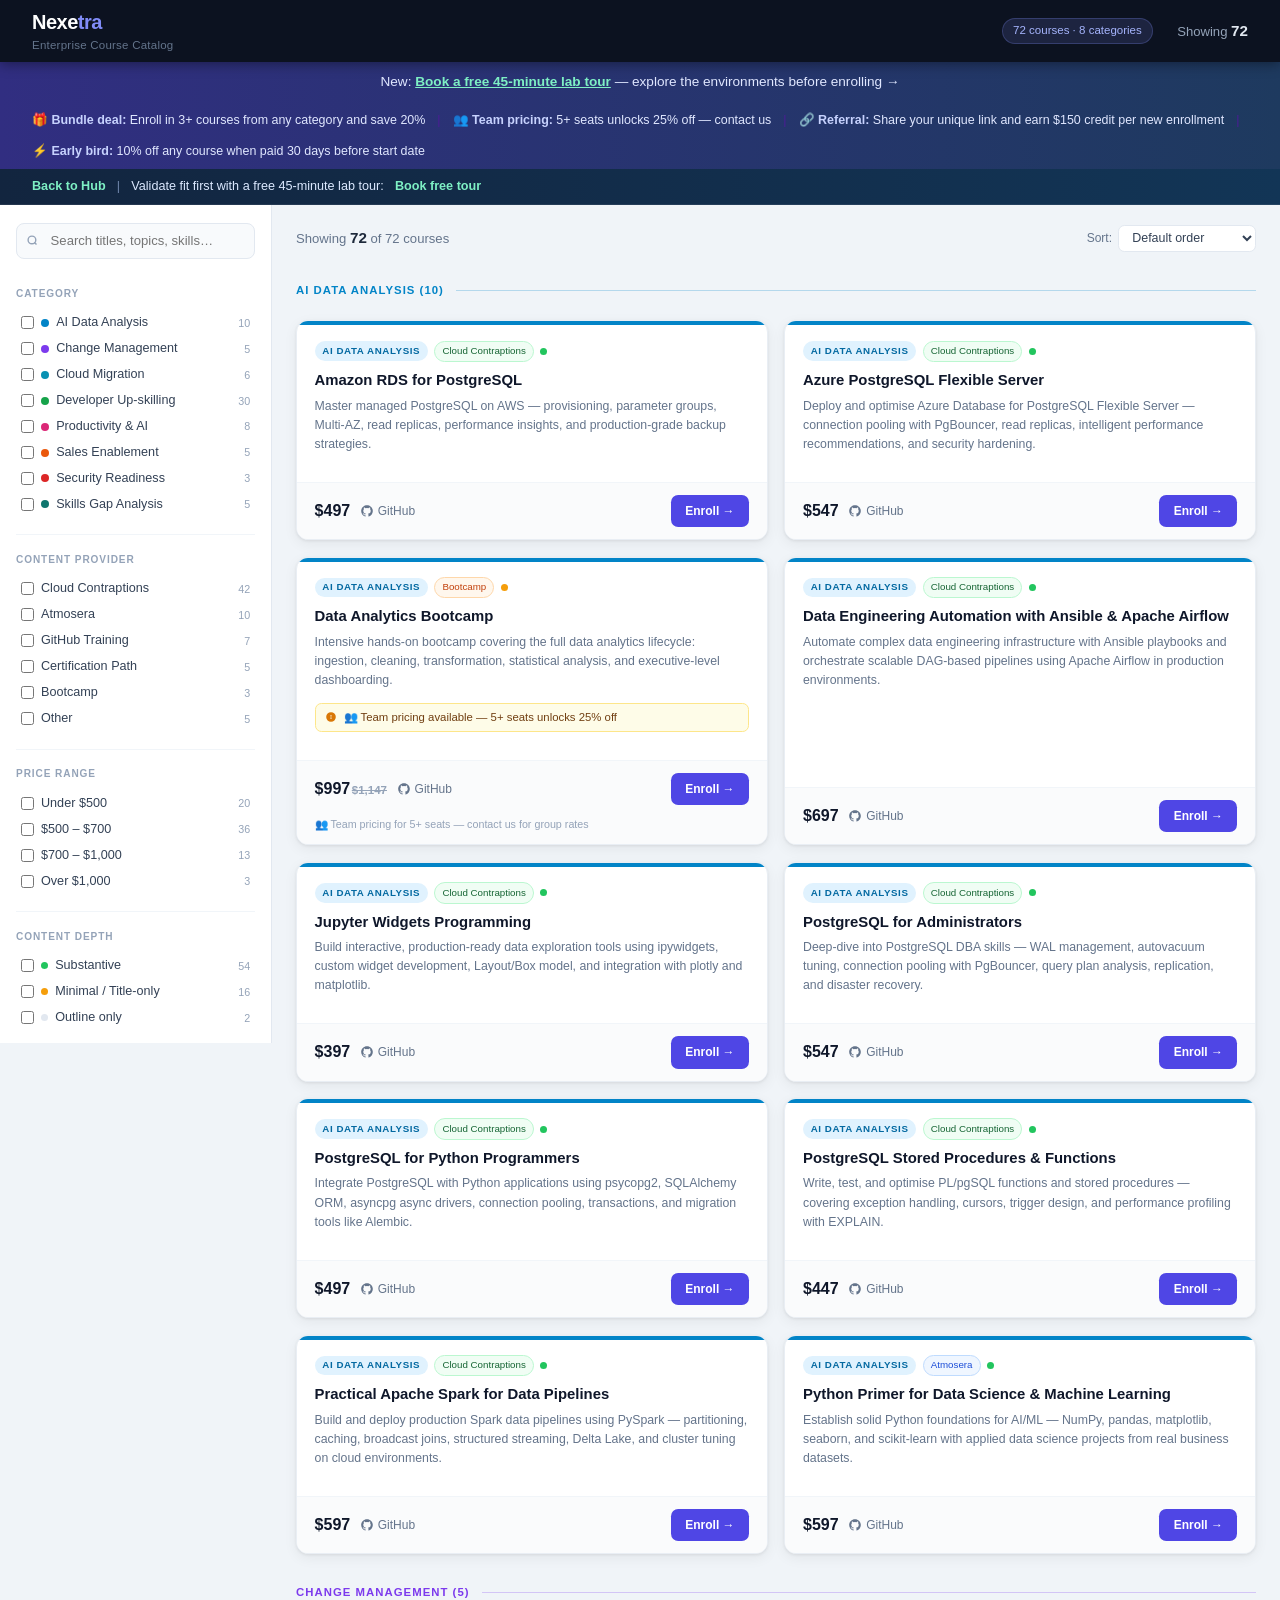
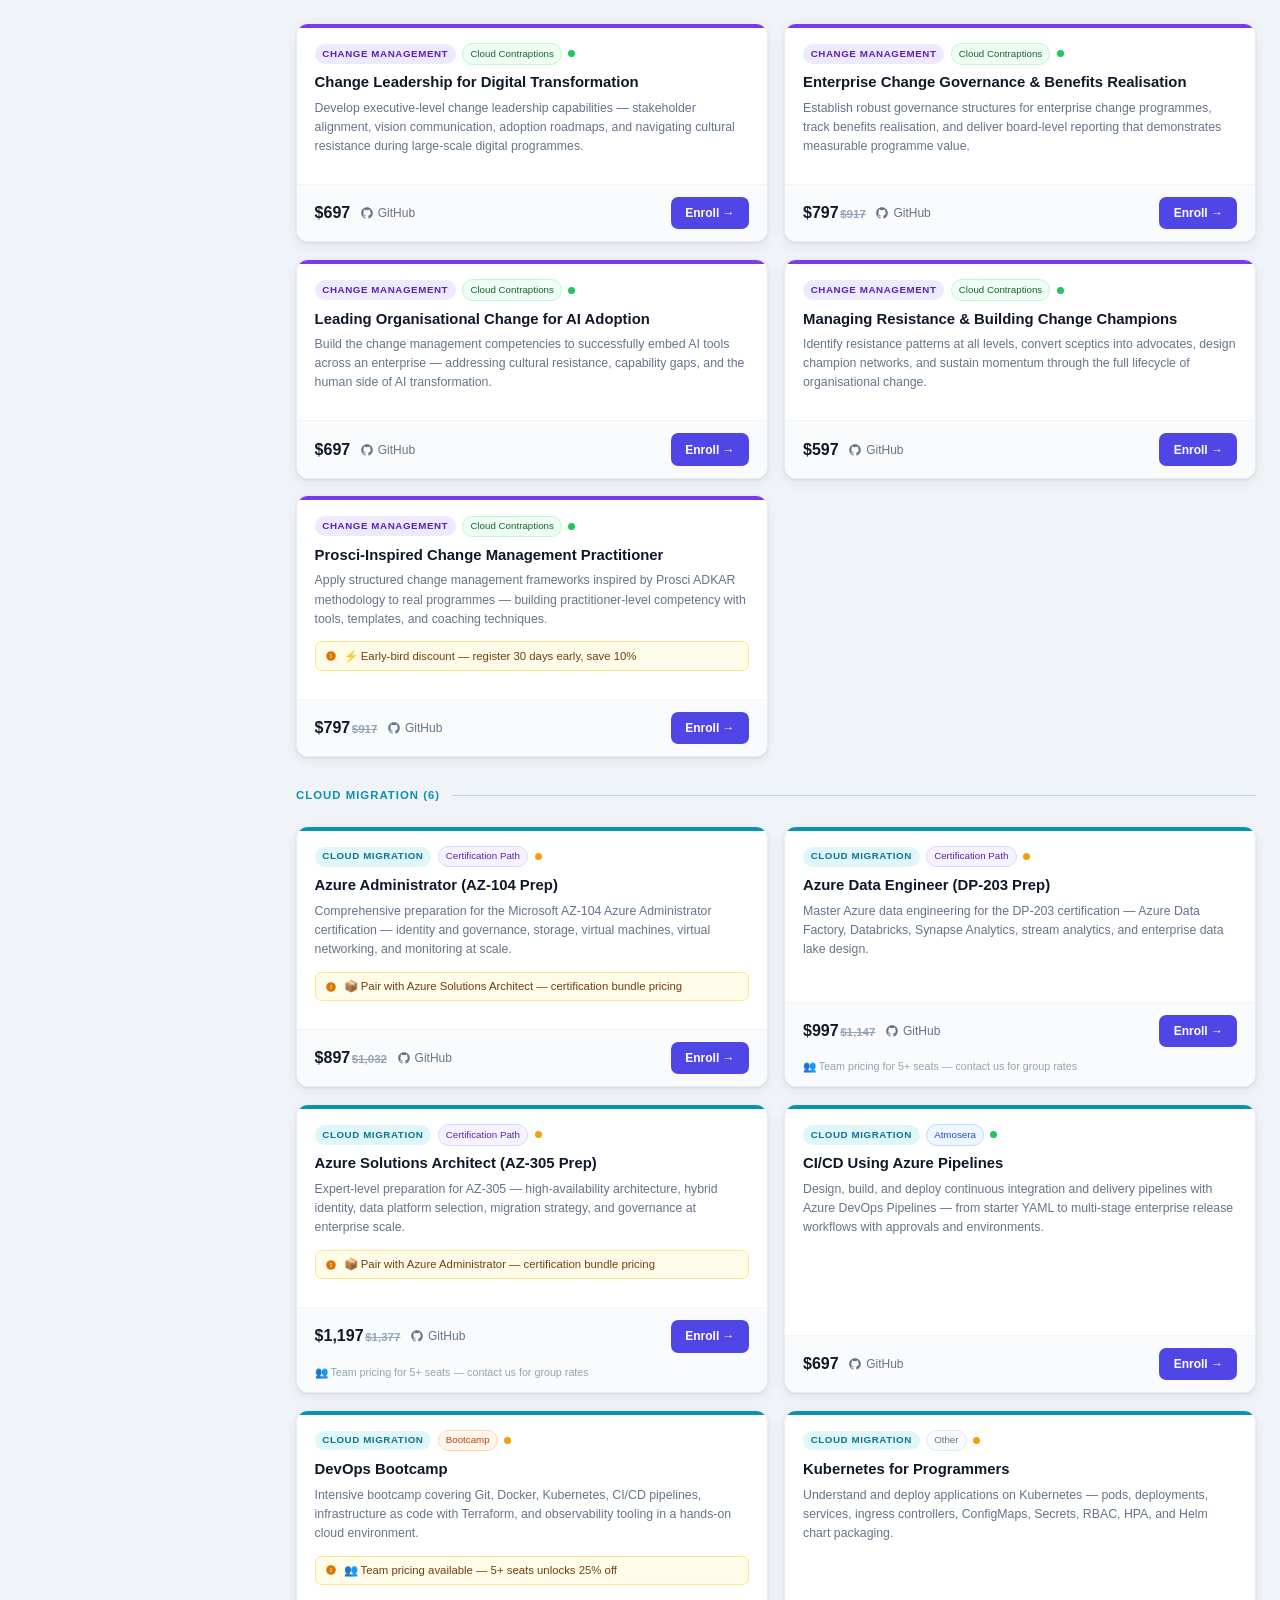
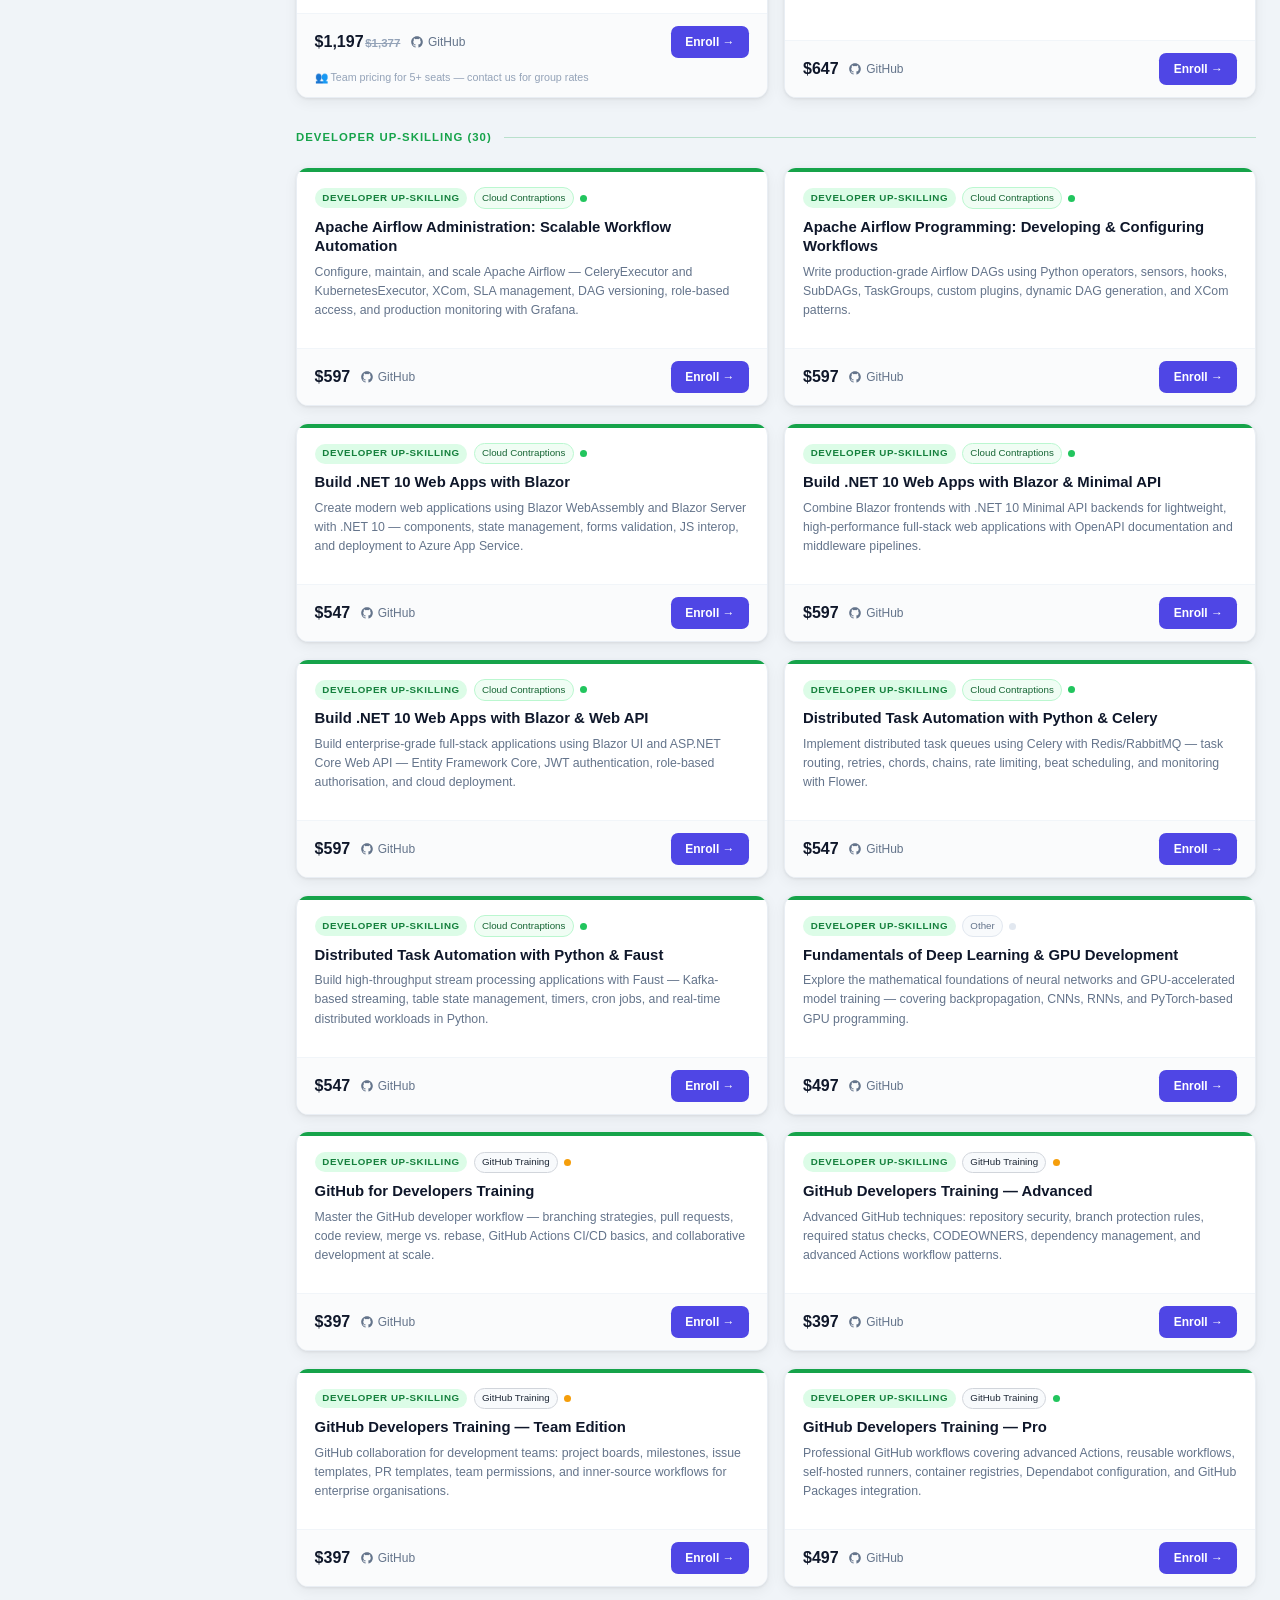
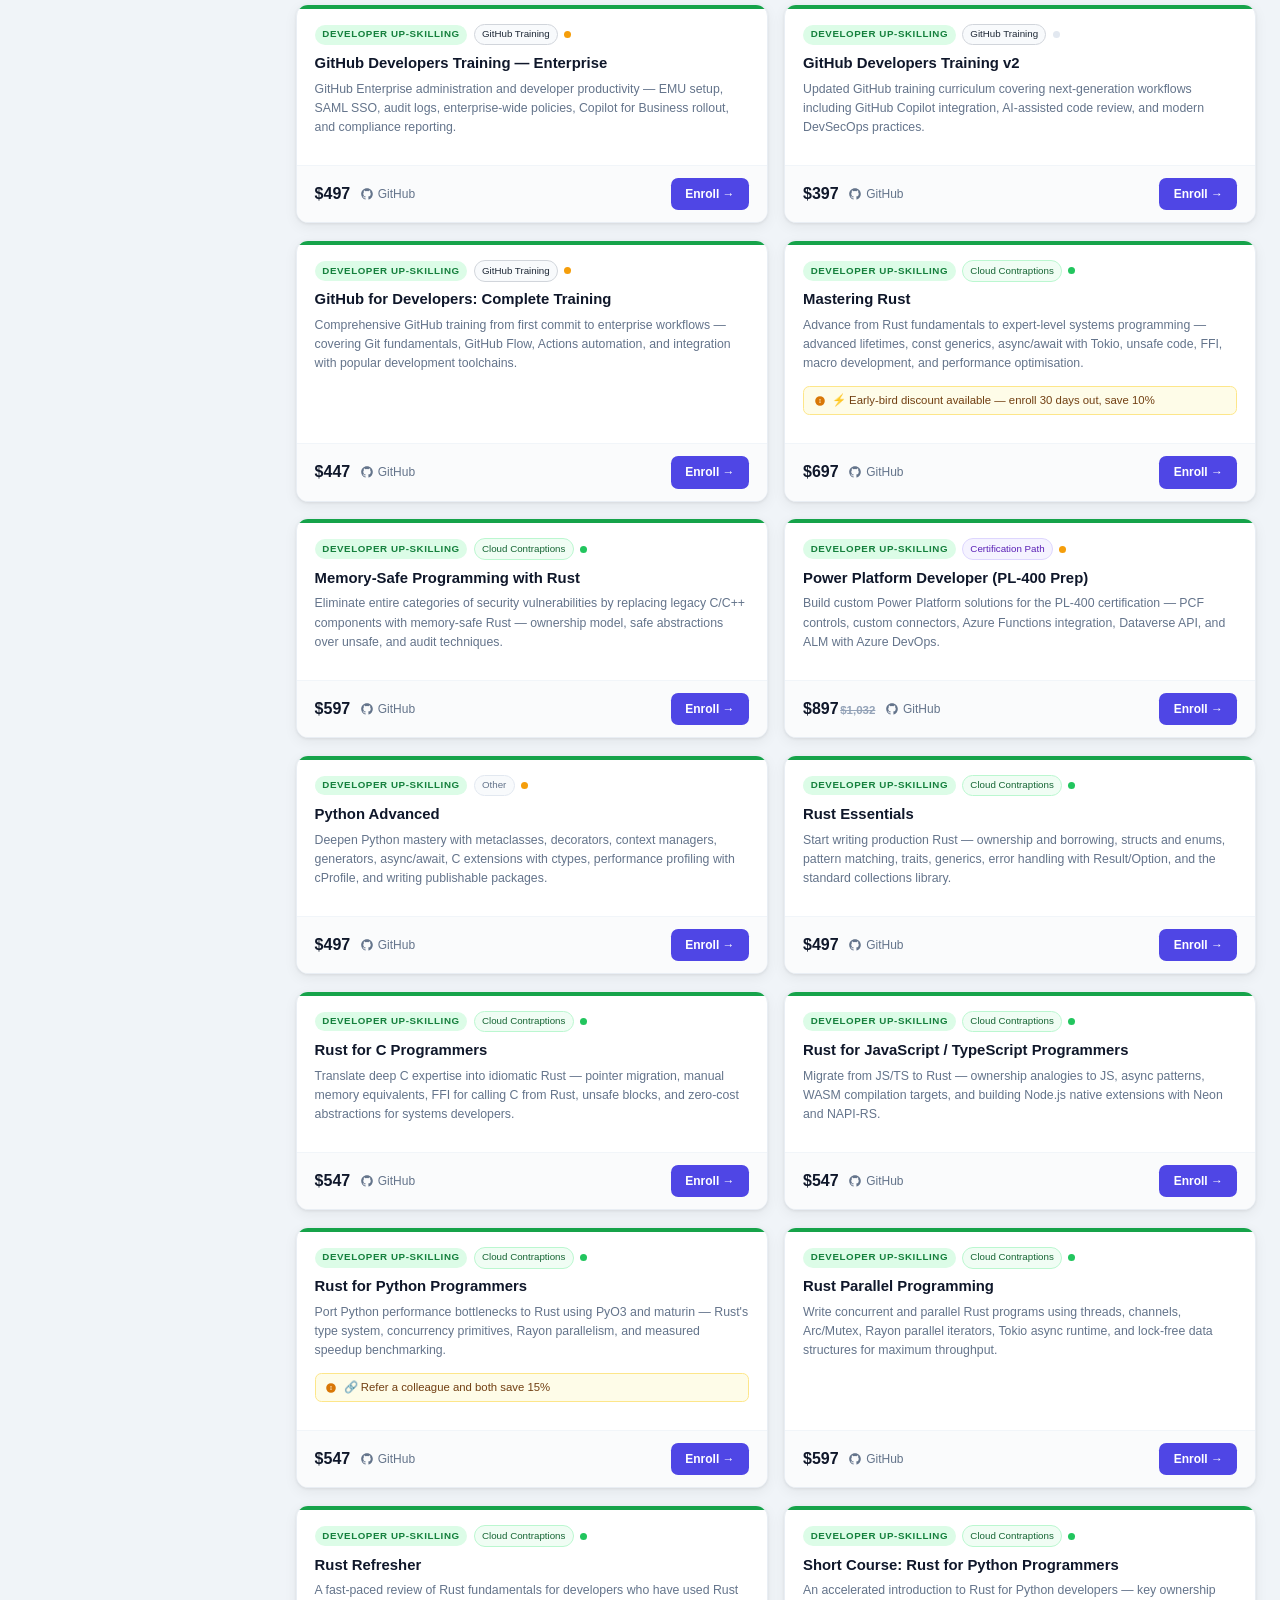
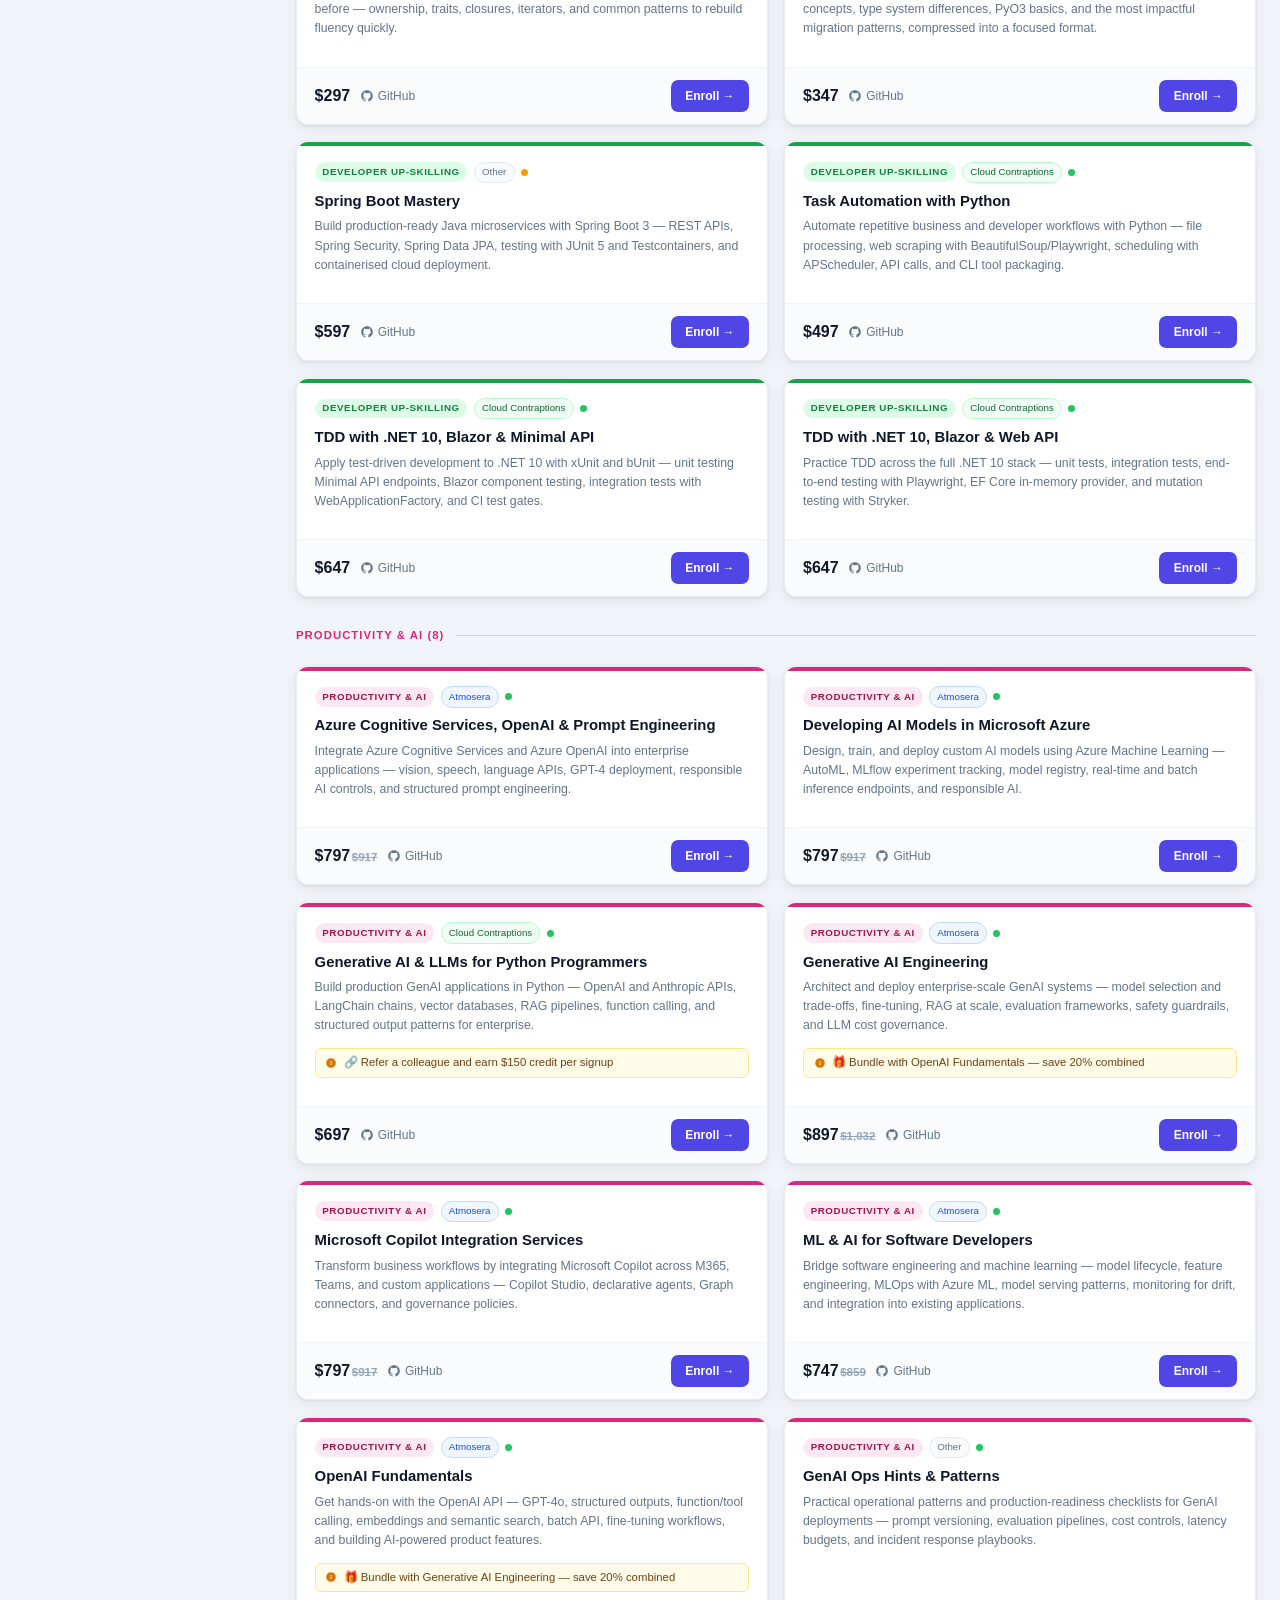
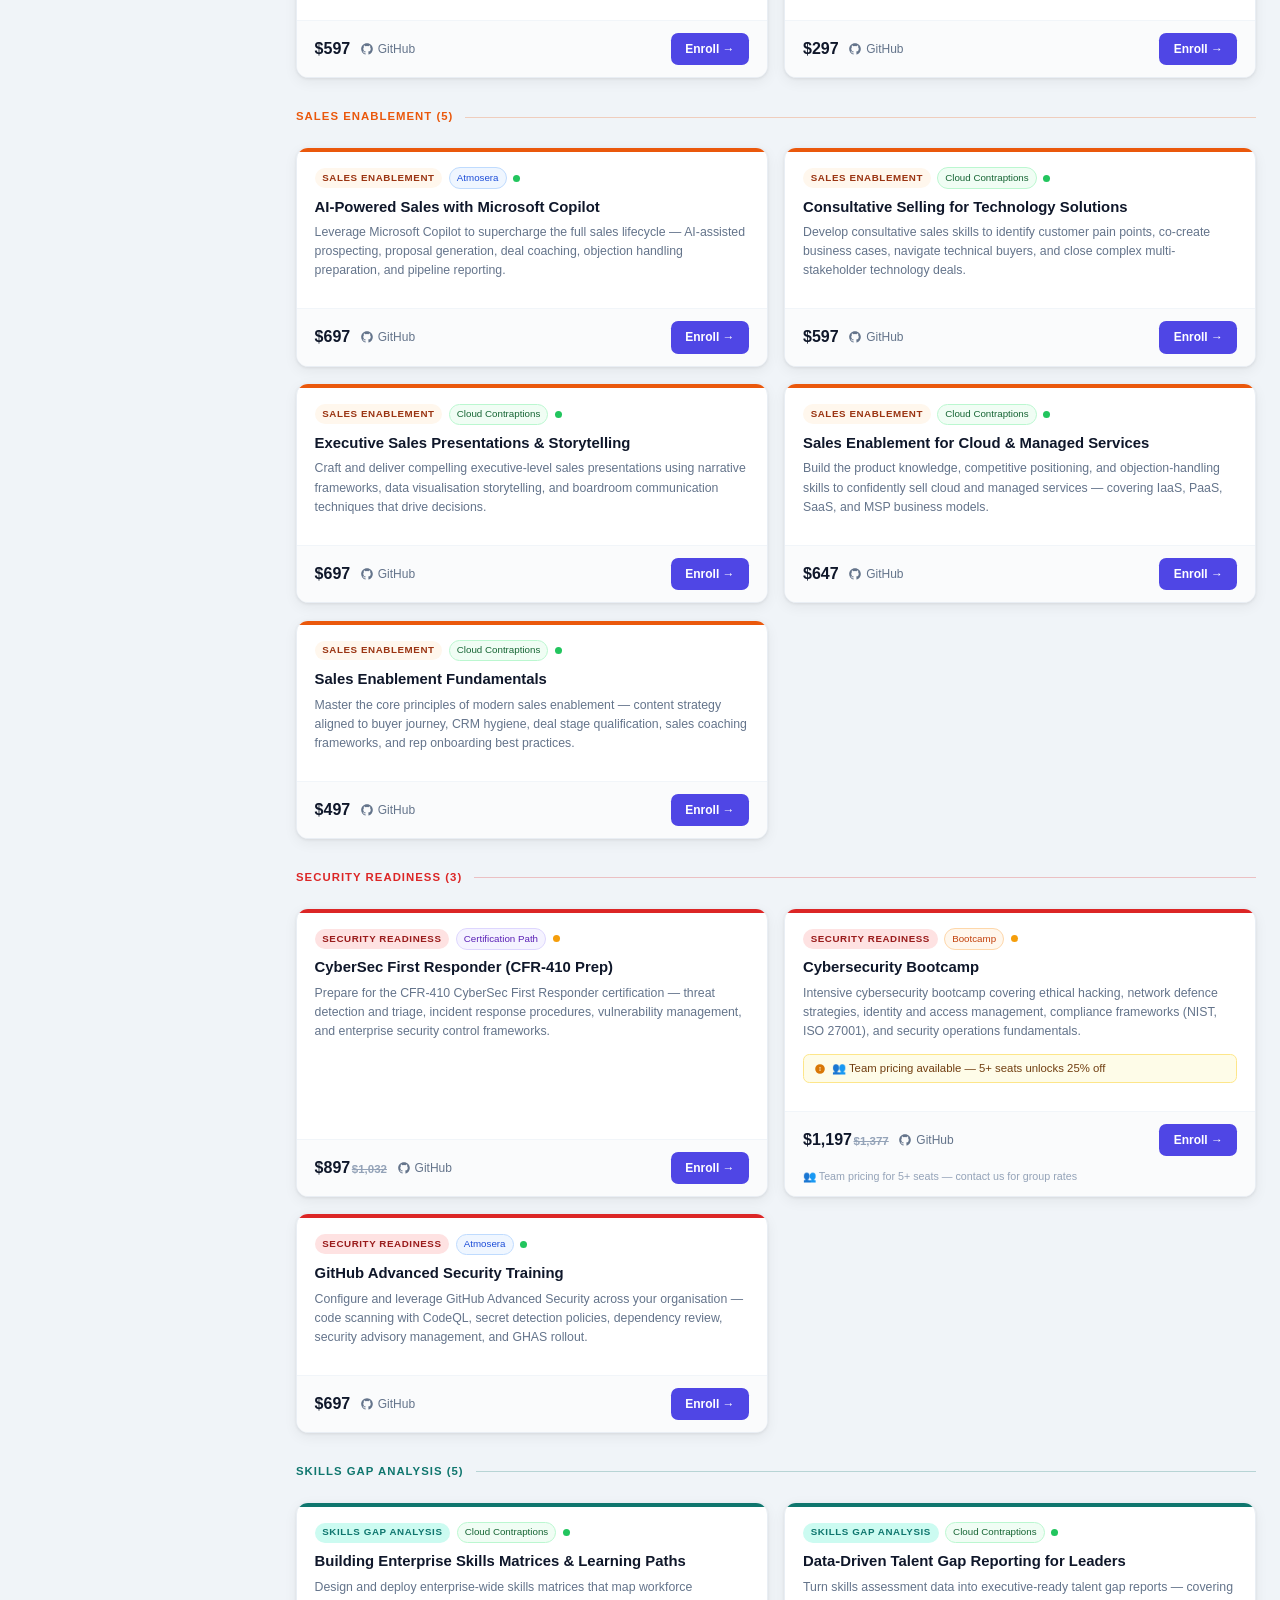
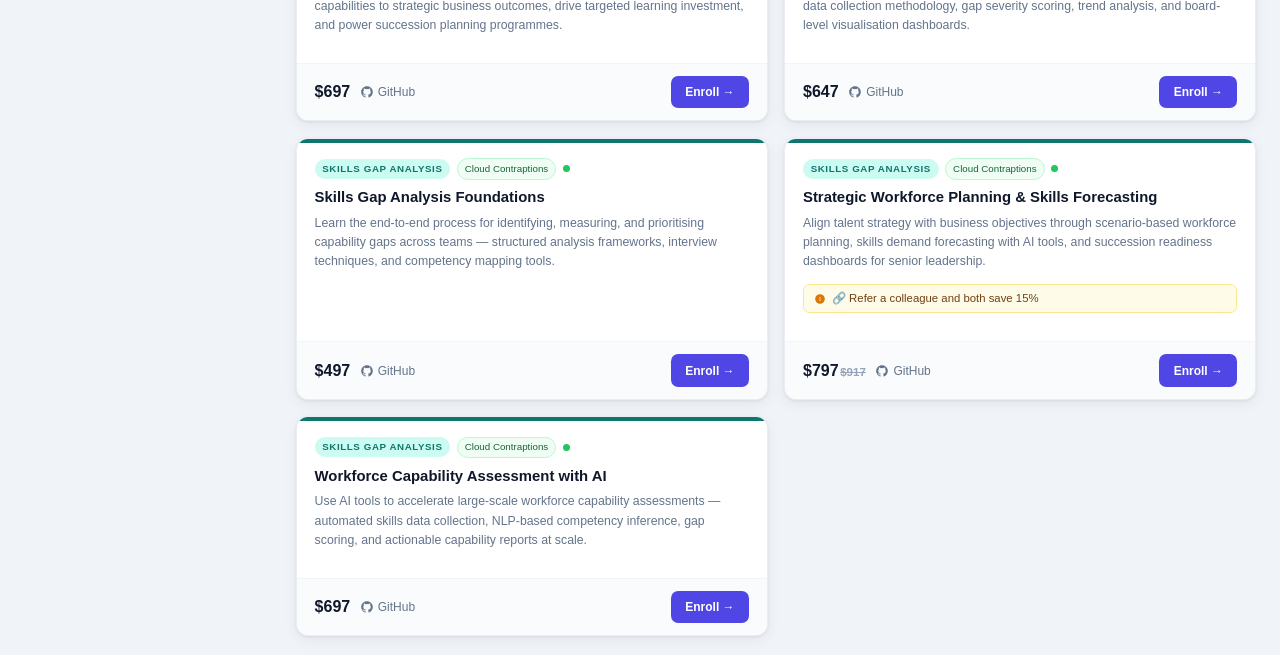
<file: nexetra-catalog.html>
<!DOCTYPE html>
<html lang="en">
<head>
  <meta charset="UTF-8">
  <meta name="viewport" content="width=device-width, initial-scale=1.0">
  <title>Nexetra Enterprise Course Catalog</title>
  <style>
    :root {
      --c-data:    #0284c7;
      --c-change:  #7c3aed;
      --c-cloud:   #0891b2;
      --c-dev:     #16a34a;
      --c-prod:    #db2777;
      --c-sales:   #ea580c;
      --c-sec:     #dc2626;
      --c-skills:  #0f766e;
      --sidebar: 272px;
      --radius: .75rem;
      --shadow: 0 1px 3px rgba(0,0,0,.07), 0 4px 14px rgba(0,0,0,.06);
      --shadow-h: 0 4px 14px rgba(0,0,0,.13), 0 10px 30px rgba(0,0,0,.09);
      --tr: all .17s ease;
    }
    *, *::before, *::after { box-sizing: border-box; margin: 0; padding: 0; }
    body { font-family: -apple-system, BlinkMacSystemFont, 'Segoe UI', Roboto, sans-serif; background: #f0f4f8; color: #1e293b; min-height: 100vh; line-height: 1.5; }

    /* HEADER */
    header { background: #0c1220; color: #fff; padding: 0 2rem; display: flex; align-items: center; gap: 1rem; position: sticky; top: 0; z-index: 200; box-shadow: 0 2px 12px rgba(0,0,0,.4); height: 62px; }
    .logo { font-size: 1.25rem; font-weight: 800; letter-spacing: -.5px; }
    .logo span { color: #818cf8; }
    .logo-sub { font-size: .72rem; color: #64748b; letter-spacing: .02em; }
    .header-right { margin-left: auto; display: flex; align-items: center; gap: 1.5rem; }
    .hbadge { font-size: .72rem; background: rgba(129,140,248,.15); color: #a5b4fc; border: 1px solid rgba(129,140,248,.25); padding: .22rem .65rem; border-radius: 999px; }
    .hcount { font-size: .82rem; color: #94a3b8; }
    .hcount strong { color: #e2e8f0; font-size: .95rem; }

    /* INCENTIVE BANNER */
    .banner { background: linear-gradient(90deg, #312e81 0%, #1e3a5f 100%); color: #e0e7ff; font-size: .78rem; padding: .55rem 2rem; display: flex; align-items: center; gap: .75rem; flex-wrap: wrap; }
    .banner strong { color: #c7d2fe; }
    .banner-sep { color: #4c1d95; }

    .tour-banner { background: linear-gradient(90deg, #12253f 0%, #123556 100%); color: #dce9ff; font-size: .79rem; padding: .5rem 2rem; display: flex; align-items: center; gap: .7rem; flex-wrap: wrap; border-bottom: 1px solid rgba(255,255,255,.08); }
    .tour-banner a { color: #7ef0c4; text-decoration: none; font-weight: 600; }
    .tour-banner .sep { color: #6f86ab; }

    /* LAYOUT */
    .layout { display: flex; max-width: 1800px; margin: 0 auto; }

    /* SIDEBAR */
    aside { width: var(--sidebar); flex-shrink: 0; background: #fff; border-right: 1px solid #e2e8f0; padding: 1.1rem 1rem 2rem; position: sticky; top: 62px; height: calc(100vh - 62px); overflow-y: auto; scrollbar-width: thin; scrollbar-color: #cbd5e1 transparent; }
    aside::-webkit-scrollbar { width: 4px; }
    aside::-webkit-scrollbar-thumb { background: #cbd5e1; border-radius: 2px; }

    .search-wrap { position: relative; margin-bottom: 1rem; }
    .search-icon { position: absolute; left: .65rem; top: 50%; transform: translateY(-50%); width: 14px; height: 14px; color: #94a3b8; pointer-events: none; }
    #q { width: 100%; padding: .58rem .7rem .58rem 2.1rem; border: 1.5px solid #e2e8f0; border-radius: .5rem; font-size: .82rem; background: #f8fafc; outline: none; transition: var(--tr); color: #1e293b; }
    #q:focus { border-color: #818cf8; background: #fff; box-shadow: 0 0 0 3px rgba(129,140,248,.15); }
    .clear-q { position: absolute; right: .4rem; top: 50%; transform: translateY(-50%); background: none; border: none; cursor: pointer; color: #94a3b8; font-size: 1rem; line-height: 1; padding: .2rem; display: none; }
    .clear-q:hover { color: #334155; }

    .fg { margin-bottom: 1.05rem; padding-bottom: 1.05rem; border-bottom: 1px solid #f1f5f9; }
    .fg:last-of-type { border-bottom: none; margin-bottom: 0; }
    .fg-title { font-size: .63rem; font-weight: 700; text-transform: uppercase; letter-spacing: .09em; color: #94a3b8; margin-bottom: .55rem; }
    .fo { display: flex; align-items: center; gap: .45rem; padding: .22rem .3rem; border-radius: .375rem; cursor: pointer; font-size: .79rem; color: #334155; user-select: none; transition: background .12s; }
    .fo:hover { background: #f1f5f9; }
    .fo input[type=checkbox] { width: 13px; height: 13px; accent-color: #4f46e5; cursor: pointer; flex-shrink: 0; }
    .fo .cnt { margin-left: auto; font-size: .67rem; color: #94a3b8; min-width: 16px; text-align: right; }
    .fo .dot { width: 8px; height: 8px; border-radius: 50%; flex-shrink: 0; }
    .dot-data   { background: var(--c-data); }
    .dot-change { background: var(--c-change); }
    .dot-cloud  { background: var(--c-cloud); }
    .dot-dev    { background: var(--c-dev); }
    .dot-prod   { background: var(--c-prod); }
    .dot-sales  { background: var(--c-sales); }
    .dot-sec    { background: var(--c-sec); }
    .dot-skills { background: var(--c-skills); }

    .reset-btn { width: 100%; margin-top: .6rem; padding: .46rem; background: none; border: 1.5px solid #e2e8f0; border-radius: .5rem; font-size: .78rem; color: #64748b; cursor: pointer; transition: var(--tr); }
    .reset-btn:hover { border-color: #94a3b8; background: #f8fafc; color: #1e293b; }

    #chips { display: flex; flex-wrap: wrap; gap: .3rem; margin-bottom: .7rem; }
    .chip { display: inline-flex; align-items: center; gap: .3rem; font-size: .7rem; background: #ede9fe; color: #6d28d9; padding: .18rem .5rem; border-radius: 999px; cursor: pointer; border: none; transition: background .12s; }
    .chip:hover { background: #ddd6fe; }

    /* MAIN */
    main { flex: 1; min-width: 0; padding: 1.2rem 1.5rem; }

    .results-bar { display: flex; align-items: center; gap: .75rem; margin-bottom: 1rem; flex-wrap: wrap; }
    .rlabel { font-size: .82rem; color: #64748b; }
    .rlabel strong { color: #1e293b; font-size: .95rem; }
    .sort-wrap { margin-left: auto; display: flex; align-items: center; gap: .4rem; }
    .sort-wrap label { font-size: .75rem; color: #64748b; }
    #sort { font-size: .78rem; border: 1.5px solid #e2e8f0; border-radius: .4rem; padding: .3rem .55rem; background: #fff; color: #334155; outline: none; cursor: pointer; }

    .grid { display: grid; grid-template-columns: repeat(auto-fill, minmax(340px, 1fr)); gap: 1.05rem; }

    .sec-div { grid-column: 1/-1; display: flex; align-items: center; gap: .75rem; padding: .5rem 0 .3rem; margin-top: .35rem; }
    .sec-div h2 { font-size: .71rem; font-weight: 700; text-transform: uppercase; letter-spacing: .09em; white-space: nowrap; }
    .sec-div hr { flex: 1; border: none; border-top: 1.5px solid #e2e8f0; }

    /* CARD */
    .card { background: #fff; border-radius: var(--radius); box-shadow: var(--shadow); border: 1px solid #e9eef4; display: flex; flex-direction: column; transition: box-shadow .2s, transform .2s; overflow: hidden; }
    .card:hover { box-shadow: var(--shadow-h); transform: translateY(-2px); }

    .card-stripe { height: 4px; flex-shrink: 0; }
    .card-stripe.data   { background: var(--c-data); }
    .card-stripe.change { background: var(--c-change); }
    .card-stripe.cloud  { background: var(--c-cloud); }
    .card-stripe.dev    { background: var(--c-dev); }
    .card-stripe.prod   { background: var(--c-prod); }
    .card-stripe.sales  { background: var(--c-sales); }
    .card-stripe.sec    { background: var(--c-sec); }
    .card-stripe.skills { background: var(--c-skills); }

    .card-body { padding: .95rem 1.1rem; flex: 1; }

    .card-meta { display: flex; align-items: center; gap: .4rem; margin-bottom: .55rem; flex-wrap: wrap; }

    .cat-badge { font-size: .61rem; font-weight: 700; text-transform: uppercase; letter-spacing: .06em; padding: .16rem .48rem; border-radius: 999px; flex-shrink: 0; white-space: nowrap; }
    .cat-badge.data   { background: #e0f2fe; color: #0369a1; }
    .cat-badge.change { background: #ede9fe; color: #5b21b6; }
    .cat-badge.cloud  { background: #e0f7fa; color: #0e7490; }
    .cat-badge.dev    { background: #dcfce7; color: #15803d; }
    .cat-badge.prod   { background: #fce7f3; color: #9d174d; }
    .cat-badge.sales  { background: #fff7ed; color: #9a3412; }
    .cat-badge.sec    { background: #fee2e2; color: #991b1b; }
    .cat-badge.skills { background: #ccfbf1; color: #0f766e; }

    .brand-badge { font-size: .61rem; padding: .15rem .45rem; border-radius: 999px; border: 1px solid #e2e8f0; color: #64748b; background: #f8fafc; white-space: nowrap; }
    .brand-badge.cc   { background: #f0fdf4; color: #166534; border-color: #bbf7d0; }
    .brand-badge.atm  { background: #eff6ff; color: #1d4ed8; border-color: #bfdbfe; }
    .brand-badge.gh   { background: #f8fafc; color: #1f2937; border-color: #d1d5db; }
    .brand-badge.cert { background: #f5f3ff; color: #5b21b6; border-color: #ddd6fe; }
    .brand-badge.boot { background: #fff7ed; color: #c2410c; border-color: #fed7aa; }

    .depth-dot { width: 7px; height: 7px; border-radius: 50%; flex-shrink: 0; }
    .depth-dot.substantive { background: #22c55e; }
    .depth-dot.minimal     { background: #f59e0b; }
    .depth-dot.blank       { background: #e2e8f0; }

    .card-title { font-size: .93rem; font-weight: 700; color: #0f172a; line-height: 1.3; margin-bottom: .4rem; }
    .card-desc  { font-size: .77rem; color: #64748b; line-height: 1.55; margin-bottom: .8rem; }

    /* incentive strip */
    .incentive { display: flex; align-items: center; gap: .4rem; background: #fefce8; border: 1px solid #fde68a; border-radius: .4rem; padding: .32rem .6rem; font-size: .71rem; color: #713f12; margin-bottom: .8rem; }
    .incentive svg { width: 12px; height: 12px; color: #d97706; flex-shrink: 0; }

    /* CARD FOOT */
    .card-foot { padding: .75rem 1.1rem; border-top: 1px solid #f1f5f9; display: flex; align-items: center; gap: .6rem; background: #fafbfc; flex-wrap: wrap; }
    .price { font-size: 1rem; font-weight: 800; color: #0f172a; }
    .price-orig { font-size: .72rem; color: #94a3b8; text-decoration: line-through; margin-left: .1rem; }
    .btn-enroll { background: #4f46e5; color: #fff; border: none; padding: .44rem .9rem; border-radius: .45rem; font-size: .75rem; font-weight: 600; cursor: pointer; text-decoration: none; white-space: nowrap; transition: background .14s; margin-left: auto; }
    .btn-enroll:hover { background: #4338ca; }
    .btn-gh { font-size: .75rem; color: #64748b; text-decoration: none; display: inline-flex; align-items: center; gap: .25rem; white-space: nowrap; transition: color .14s; }
    .btn-gh:hover { color: #1e293b; }
    .btn-gh svg { width: 14px; height: 14px; }
    .team-note { font-size: .67rem; color: #94a3b8; width: 100%; padding-top: .1rem; }

    mark { background: #fef08a; border-radius: 2px; padding: 0 1px; color: inherit; }

    .empty { grid-column: 1/-1; text-align: center; padding: 4rem 2rem; color: #64748b; }
    .empty h3 { font-size: 1.1rem; color: #334155; margin-bottom: .5rem; }

    @media (max-width: 860px) { aside { display: none; } main { padding: 1rem; } }
  </style>
</head>
<body>

<header>
  <div>
    <div class="logo">Nexe<span>tra</span></div>
    <div class="logo-sub">Enterprise Course Catalog</div>
  </div>
  <div class="header-right">
    <span class="hbadge">72 courses · 8 categories</span>
    <span class="hcount">Showing <strong id="hcount">72</strong></span>
  </div>
</header>

<div style="background:linear-gradient(90deg,#312e81,#1e3a5f);color:#e0e7ff;font-size:0.85rem;padding:10px 20px;text-align:center;">
  New: <strong><a href="free-lab-tour/" style="color:#7ef0c4;">Book a free 45-minute lab tour</a></strong> &mdash; explore the environments before enrolling &rarr;
</div>

<div class="banner">
  <span>🎁 <strong>Bundle deal:</strong> Enroll in 3+ courses from any category and save 20%</span>
  <span class="banner-sep">|</span>
  <span>👥 <strong>Team pricing:</strong> 5+ seats unlocks 25% off — contact us</span>
  <span class="banner-sep">|</span>
  <span>🔗 <strong>Referral:</strong> Share your unique link and earn $150 credit per new enrollment</span>
  <span class="banner-sep">|</span>
  <span>⚡ <strong>Early bird:</strong> 10% off any course when paid 30 days before start date</span>
</div>

<div class="tour-banner">
  <span><a href="index.html">Back to Hub</a></span>
  <span class="sep">|</span>
  <span>Validate fit first with a free 45-minute lab tour:</span>
  <a href="free-lab-tour/?lab=anthropic">Book free tour</a>
</div>

<div class="layout">
  <!-- SIDEBAR -->
  <aside id="sidebar">
    <div class="search-wrap">
      <svg class="search-icon" viewBox="0 0 20 20" fill="none" stroke="currentColor" stroke-width="2">
        <circle cx="8.5" cy="8.5" r="5.5"/><path d="M15 15l-3-3"/>
      </svg>
      <input id="q" type="search" placeholder="Search titles, topics, skills…" autocomplete="off">
      <button class="clear-q" id="clearQ" title="Clear">✕</button>
    </div>

    <div id="chips"></div>

    <div class="fg">
      <div class="fg-title">Category</div>
      <label class="fo"><input type="checkbox" data-filter="cat" value="data">   <span class="dot dot-data"></span>   AI Data Analysis    <span class="cnt" id="cnt-cat-data">10</span></label>
      <label class="fo"><input type="checkbox" data-filter="cat" value="change"> <span class="dot dot-change"></span> Change Management   <span class="cnt" id="cnt-cat-change">5</span></label>
      <label class="fo"><input type="checkbox" data-filter="cat" value="cloud">  <span class="dot dot-cloud"></span>  Cloud Migration     <span class="cnt" id="cnt-cat-cloud">6</span></label>
      <label class="fo"><input type="checkbox" data-filter="cat" value="dev">    <span class="dot dot-dev"></span>    Developer Up-skilling <span class="cnt" id="cnt-cat-dev">30</span></label>
      <label class="fo"><input type="checkbox" data-filter="cat" value="prod">   <span class="dot dot-prod"></span>   Productivity &amp; AI  <span class="cnt" id="cnt-cat-prod">8</span></label>
      <label class="fo"><input type="checkbox" data-filter="cat" value="sales">  <span class="dot dot-sales"></span>  Sales Enablement    <span class="cnt" id="cnt-cat-sales">5</span></label>
      <label class="fo"><input type="checkbox" data-filter="cat" value="sec">    <span class="dot dot-sec"></span>    Security Readiness  <span class="cnt" id="cnt-cat-sec">3</span></label>
      <label class="fo"><input type="checkbox" data-filter="cat" value="skills"> <span class="dot dot-skills"></span> Skills Gap Analysis <span class="cnt" id="cnt-cat-skills">5</span></label>
    </div>

    <div class="fg">
      <div class="fg-title">Content Provider</div>
      <label class="fo"><input type="checkbox" data-filter="brand" value="cc">   Cloud Contraptions <span class="cnt" id="cnt-brand-cc">28</span></label>
      <label class="fo"><input type="checkbox" data-filter="brand" value="atm">  Atmosera           <span class="cnt" id="cnt-brand-atm">10</span></label>
      <label class="fo"><input type="checkbox" data-filter="brand" value="gh">   GitHub Training    <span class="cnt" id="cnt-brand-gh">7</span></label>
      <label class="fo"><input type="checkbox" data-filter="brand" value="cert"> Certification Path <span class="cnt" id="cnt-brand-cert">5</span></label>
      <label class="fo"><input type="checkbox" data-filter="brand" value="boot"> Bootcamp           <span class="cnt" id="cnt-brand-boot">3</span></label>
      <label class="fo"><input type="checkbox" data-filter="brand" value="other">Other              <span class="cnt" id="cnt-brand-other">4</span></label>
    </div>

    <div class="fg">
      <div class="fg-title">Price Range</div>
      <label class="fo"><input type="checkbox" data-filter="tier" value="under500"> Under $500     <span class="cnt" id="cnt-tier-under500"></span></label>
      <label class="fo"><input type="checkbox" data-filter="tier" value="500to700"> $500 – $700   <span class="cnt" id="cnt-tier-500to700"></span></label>
      <label class="fo"><input type="checkbox" data-filter="tier" value="700to1000">$700 – $1,000 <span class="cnt" id="cnt-tier-700to1000"></span></label>
      <label class="fo"><input type="checkbox" data-filter="tier" value="over1000"> Over $1,000   <span class="cnt" id="cnt-tier-over1000"></span></label>
    </div>

    <div class="fg">
      <div class="fg-title">Content Depth</div>
      <label class="fo"><input type="checkbox" data-filter="depth" value="substantive">
        <span class="depth-dot substantive"></span> Substantive <span class="cnt" id="cnt-depth-substantive">39</span></label>
      <label class="fo"><input type="checkbox" data-filter="depth" value="minimal">
        <span class="depth-dot minimal"></span> Minimal / Title-only <span class="cnt" id="cnt-depth-minimal">16</span></label>
      <label class="fo"><input type="checkbox" data-filter="depth" value="blank">
        <span class="depth-dot blank"></span> Outline only <span class="cnt" id="cnt-depth-blank">2</span></label>
    </div>

    <div class="fg">
      <div class="fg-title">Technology Focus</div>
      <label class="fo"><input type="checkbox" data-filter="tech" value="rust">    Rust        <span class="cnt"></span></label>
      <label class="fo"><input type="checkbox" data-filter="tech" value="python">  Python      <span class="cnt"></span></label>
      <label class="fo"><input type="checkbox" data-filter="tech" value="azure">   Azure       <span class="cnt"></span></label>
      <label class="fo"><input type="checkbox" data-filter="tech" value="dotnet">  .NET        <span class="cnt"></span></label>
      <label class="fo"><input type="checkbox" data-filter="tech" value="github">  GitHub      <span class="cnt"></span></label>
      <label class="fo"><input type="checkbox" data-filter="tech" value="sql">     PostgreSQL/SQL <span class="cnt"></span></label>
      <label class="fo"><input type="checkbox" data-filter="tech" value="ai">      AI / LLM    <span class="cnt"></span></label>
      <label class="fo"><input type="checkbox" data-filter="tech" value="airflow"> Airflow     <span class="cnt"></span></label>
    </div>

    <button class="reset-btn" id="resetBtn">Reset all filters</button>
  </aside>

  <!-- MAIN -->
  <main>
    <div class="results-bar">
      <div class="rlabel">Showing <strong id="rcount">72</strong> of 72 courses</div>
      <div class="sort-wrap">
        <label for="sort">Sort:</label>
        <select id="sort">
          <option value="default">Default order</option>
          <option value="price-asc">Price: low → high</option>
          <option value="price-desc">Price: high → low</option>
          <option value="alpha">A → Z</option>
          <option value="depth">Substantive first</option>
        </select>
      </div>
    </div>
    <div class="grid" id="grid"></div>
  </main>
</div>

<script>
// ═══════════════════════════════════════════════════════
// DATA
// ═══════════════════════════════════════════════════════
// cat keys: data | change | cloud | dev | prod | sales | sec | skills
// brand keys: cc | atm | gh | cert | boot | other
// depth: substantive | minimal | blank
// tech tags: rust python azure dotnet github sql ai airflow

const COURSES = [
// ── AI DATA ANALYSIS ──
{ slug:'course-amazon-rds-for-postgresql',               cat:'data',   brand:'cc',   depth:'substantive', price:497,  title:'Amazon RDS for PostgreSQL',                                    desc:'Master managed PostgreSQL on AWS — provisioning, parameter groups, Multi-AZ, read replicas, performance insights, and production-grade backup strategies.',                                                                tags:['sql','python'] },
{ slug:'course-azure-postgresql-flexible-server',        cat:'data',   brand:'cc',   depth:'substantive', price:547,  title:'Azure PostgreSQL Flexible Server',                             desc:'Deploy and optimise Azure Database for PostgreSQL Flexible Server — connection pooling with PgBouncer, read replicas, intelligent performance recommendations, and security hardening.',                                 tags:['sql','azure'] },
{ slug:'course-data-analytics-bootcamp',                 cat:'data',   brand:'boot', depth:'minimal',     price:997,  title:'Data Analytics Bootcamp',                                      desc:'Intensive hands-on bootcamp covering the full data analytics lifecycle: ingestion, cleaning, transformation, statistical analysis, and executive-level dashboarding.',                                                    tags:['python','sql'] },
{ slug:'course-data-engineering-automation-ansible-apache-airflow', cat:'data', brand:'cc', depth:'substantive', price:697, title:'Data Engineering Automation with Ansible & Apache Airflow', desc:'Automate complex data engineering infrastructure with Ansible playbooks and orchestrate scalable DAG-based pipelines using Apache Airflow in production environments.',                                                  tags:['python','airflow'] },
{ slug:'course-jupyter-widgets-programming',             cat:'data',   brand:'cc',   depth:'substantive', price:397,  title:'Jupyter Widgets Programming',                                  desc:'Build interactive, production-ready data exploration tools using ipywidgets, custom widget development, Layout/Box model, and integration with plotly and matplotlib.',                                                    tags:['python'] },
{ slug:'course-postgresql-for-administrators',           cat:'data',   brand:'cc',   depth:'substantive', price:547,  title:'PostgreSQL for Administrators',                                desc:'Deep-dive into PostgreSQL DBA skills — WAL management, autovacuum tuning, connection pooling with PgBouncer, query plan analysis, replication, and disaster recovery.',                                                  tags:['sql'] },
{ slug:'course-postgresql-for-python-programmers',       cat:'data',   brand:'cc',   depth:'substantive', price:497,  title:'PostgreSQL for Python Programmers',                            desc:'Integrate PostgreSQL with Python applications using psycopg2, SQLAlchemy ORM, asyncpg async drivers, connection pooling, transactions, and migration tools like Alembic.',                                              tags:['sql','python'] },
{ slug:'course-postgresql-stored-procedures-and-functions', cat:'data', brand:'cc',  depth:'substantive', price:447,  title:'PostgreSQL Stored Procedures & Functions',                     desc:'Write, test, and optimise PL/pgSQL functions and stored procedures — covering exception handling, cursors, trigger design, and performance profiling with EXPLAIN.',                                                    tags:['sql'] },
{ slug:'course-practical-apache-spark-for-data-pipelines',  cat:'data', brand:'cc',  depth:'substantive', price:597,  title:'Practical Apache Spark for Data Pipelines',                   desc:'Build and deploy production Spark data pipelines using PySpark — partitioning, caching, broadcast joins, structured streaming, Delta Lake, and cluster tuning on cloud environments.',                                  tags:['python','airflow'] },
{ slug:'course-python-primer-for-data-science-and-machine-learnin', cat:'data', brand:'atm', depth:'substantive', price:597, title:'Python Primer for Data Science & Machine Learning',   desc:'Establish solid Python foundations for AI/ML — NumPy, pandas, matplotlib, seaborn, and scikit-learn with applied data science projects from real business datasets.',                                                   tags:['python','ai'] },

// ── CHANGE MANAGEMENT ──
{ slug:'course-change-leadership-for-digital-transformation',             cat:'change', brand:'cc',  depth:'substantive', price:697, title:'Change Leadership for Digital Transformation',             desc:'Develop executive-level change leadership capabilities — stakeholder alignment, vision communication, adoption roadmaps, and navigating cultural resistance during large-scale digital programmes.',      tags:[] },
{ slug:'course-enterprise-change-governance-and-benefits-realisation',   cat:'change', brand:'cc',  depth:'substantive', price:797, title:'Enterprise Change Governance & Benefits Realisation',       desc:'Establish robust governance structures for enterprise change programmes, track benefits realisation, and deliver board-level reporting that demonstrates measurable programme value.',                      tags:[] },
{ slug:'course-leading-organisational-change-for-ai-adoption',           cat:'change', brand:'cc',  depth:'substantive', price:697, title:'Leading Organisational Change for AI Adoption',             desc:'Build the change management competencies to successfully embed AI tools across an enterprise — addressing cultural resistance, capability gaps, and the human side of AI transformation.',               tags:['ai'] },
{ slug:'course-managing-resistance-and-building-change-champions',       cat:'change', brand:'cc',  depth:'substantive', price:597, title:'Managing Resistance & Building Change Champions',           desc:'Identify resistance patterns at all levels, convert sceptics into advocates, design champion networks, and sustain momentum through the full lifecycle of organisational change.',                          tags:[] },
{ slug:'course-prosci-inspired-change-management-practitioner',          cat:'change', brand:'cc',  depth:'substantive', price:797, title:'Prosci-Inspired Change Management Practitioner',            desc:'Apply structured change management frameworks inspired by Prosci ADKAR methodology to real programmes — building practitioner-level competency with tools, templates, and coaching techniques.',           tags:[] },

// ── CLOUD MIGRATION ──
{ slug:'course-azure-administrator',          cat:'cloud', brand:'cert', depth:'minimal',     price:897,  title:'Azure Administrator (AZ-104 Prep)',     desc:'Comprehensive preparation for the Microsoft AZ-104 Azure Administrator certification — identity and governance, storage, virtual machines, virtual networking, and monitoring at scale.',              tags:['azure'] },
{ slug:'course-azure-data-engineer',          cat:'cloud', brand:'cert', depth:'minimal',     price:997,  title:'Azure Data Engineer (DP-203 Prep)',      desc:'Master Azure data engineering for the DP-203 certification — Azure Data Factory, Databricks, Synapse Analytics, stream analytics, and enterprise data lake design.',                                      tags:['azure','sql'] },
{ slug:'course-azure-solutions-architect',    cat:'cloud', brand:'cert', depth:'minimal',     price:1197, title:'Azure Solutions Architect (AZ-305 Prep)',desc:'Expert-level preparation for AZ-305 — high-availability architecture, hybrid identity, data platform selection, migration strategy, and governance at enterprise scale.',                                  tags:['azure'] },
{ slug:'course-cicd-using-azure-pipelines',   cat:'cloud', brand:'atm',  depth:'substantive', price:697,  title:'CI/CD Using Azure Pipelines',           desc:'Design, build, and deploy continuous integration and delivery pipelines with Azure DevOps Pipelines — from starter YAML to multi-stage enterprise release workflows with approvals and environments.',   tags:['azure','github'] },
{ slug:'course-devops-bootcamp',              cat:'cloud', brand:'boot', depth:'minimal',     price:1197, title:'DevOps Bootcamp',                       desc:'Intensive bootcamp covering Git, Docker, Kubernetes, CI/CD pipelines, infrastructure as code with Terraform, and observability tooling in a hands-on cloud environment.',                                    tags:['github'] },
{ slug:'course-kubernetes-programmers',       cat:'cloud', brand:'other',depth:'minimal',     price:647,  title:'Kubernetes for Programmers',            desc:'Understand and deploy applications on Kubernetes — pods, deployments, services, ingress controllers, ConfigMaps, Secrets, RBAC, HPA, and Helm chart packaging.',                                             tags:[] },

// ── DEVELOPER UP-SKILLING ──
{ slug:'course-apache-airflow-administration-scalable-workflow-au',       cat:'dev', brand:'cc',   depth:'substantive', price:597, title:'Apache Airflow Administration: Scalable Workflow Automation', desc:'Configure, maintain, and scale Apache Airflow — CeleryExecutor and KubernetesExecutor, XCom, SLA management, DAG versioning, role-based access, and production monitoring with Grafana.',         tags:['python','airflow'] },
{ slug:'course-apache-airflow-programming-developing-configuring-',       cat:'dev', brand:'cc',   depth:'substantive', price:597, title:'Apache Airflow Programming: Developing & Configuring Workflows', desc:'Write production-grade Airflow DAGs using Python operators, sensors, hooks, SubDAGs, TaskGroups, custom plugins, dynamic DAG generation, and XCom patterns.',                                     tags:['python','airflow'] },
{ slug:'course-build-net-10-web-apps-with-blazor',                        cat:'dev', brand:'cc',   depth:'substantive', price:547, title:'Build .NET 10 Web Apps with Blazor',                          desc:'Create modern web applications using Blazor WebAssembly and Blazor Server with .NET 10 — components, state management, forms validation, JS interop, and deployment to Azure App Service.',           tags:['dotnet'] },
{ slug:'course-build-net-10-web-apps-with-blazor-and-minimal-api',        cat:'dev', brand:'cc',   depth:'substantive', price:597, title:'Build .NET 10 Web Apps with Blazor & Minimal API',            desc:'Combine Blazor frontends with .NET 10 Minimal API backends for lightweight, high-performance full-stack web applications with OpenAPI documentation and middleware pipelines.',                       tags:['dotnet'] },
{ slug:'course-build-net-10-web-apps-with-blazor-and-web-api',            cat:'dev', brand:'cc',   depth:'substantive', price:597, title:'Build .NET 10 Web Apps with Blazor & Web API',               desc:'Build enterprise-grade full-stack applications using Blazor UI and ASP.NET Core Web API — Entity Framework Core, JWT authentication, role-based authorisation, and cloud deployment.',                tags:['dotnet'] },
{ slug:'course-distributed-task-automation-with-python-celery-and',       cat:'dev', brand:'cc',   depth:'substantive', price:547, title:'Distributed Task Automation with Python & Celery',           desc:'Implement distributed task queues using Celery with Redis/RabbitMQ — task routing, retries, chords, chains, rate limiting, beat scheduling, and monitoring with Flower.',                             tags:['python'] },
{ slug:'course-distributed-task-automation-with-python-faust-and-',       cat:'dev', brand:'cc',   depth:'substantive', price:547, title:'Distributed Task Automation with Python & Faust',            desc:'Build high-throughput stream processing applications with Faust — Kafka-based streaming, table state management, timers, cron jobs, and real-time distributed workloads in Python.',                  tags:['python'] },
{ slug:'course-fundamentals-of-deep-learning-and-development-of-g',       cat:'dev', brand:'other',depth:'blank',       price:497, title:'Fundamentals of Deep Learning & GPU Development',           desc:'Explore the mathematical foundations of neural networks and GPU-accelerated model training — covering backpropagation, CNNs, RNNs, and PyTorch-based GPU programming.',                               tags:['python','ai'] },
{ slug:'course-github-developers-training',                                cat:'dev', brand:'gh',   depth:'minimal',     price:397, title:'GitHub for Developers Training',                             desc:'Master the GitHub developer workflow — branching strategies, pull requests, code review, merge vs. rebase, GitHub Actions CI/CD basics, and collaborative development at scale.',                      tags:['github'] },
{ slug:'course-github-developers-training-13572',                          cat:'dev', brand:'gh',   depth:'minimal',     price:397, title:'GitHub Developers Training — Advanced',                      desc:'Advanced GitHub techniques: repository security, branch protection rules, required status checks, CODEOWNERS, dependency management, and advanced Actions workflow patterns.',                         tags:['github'] },
{ slug:'course-github-developers-training-21151',                          cat:'dev', brand:'gh',   depth:'minimal',     price:397, title:'GitHub Developers Training — Team Edition',                 desc:'GitHub collaboration for development teams: project boards, milestones, issue templates, PR templates, team permissions, and inner-source workflows for enterprise organisations.',                     tags:['github'] },
{ slug:'course-github-developers-training-3838',                           cat:'dev', brand:'gh',   depth:'substantive', price:497, title:'GitHub Developers Training — Pro',                          desc:'Professional GitHub workflows covering advanced Actions, reusable workflows, self-hosted runners, container registries, Dependabot configuration, and GitHub Packages integration.',                   tags:['github'] },
{ slug:'course-github-developers-training-42107',                          cat:'dev', brand:'gh',   depth:'minimal',     price:497, title:'GitHub Developers Training — Enterprise',                   desc:'GitHub Enterprise administration and developer productivity — EMU setup, SAML SSO, audit logs, enterprise-wide policies, Copilot for Business rollout, and compliance reporting.',                     tags:['github'] },
{ slug:'course-github-developers-training-v2',                             cat:'dev', brand:'gh',   depth:'blank',       price:397, title:'GitHub Developers Training v2',                             desc:'Updated GitHub training curriculum covering next-generation workflows including GitHub Copilot integration, AI-assisted code review, and modern DevSecOps practices.',                                 tags:['github','ai'] },
{ slug:'course-github-for-developers-training',                            cat:'dev', brand:'gh',   depth:'minimal',     price:447, title:'GitHub for Developers: Complete Training',                  desc:'Comprehensive GitHub training from first commit to enterprise workflows — covering Git fundamentals, GitHub Flow, Actions automation, and integration with popular development toolchains.',             tags:['github'] },
{ slug:'course-mastering-rust',                                            cat:'dev', brand:'cc',   depth:'substantive', price:697, title:'Mastering Rust',                                            desc:'Advance from Rust fundamentals to expert-level systems programming — advanced lifetimes, const generics, async/await with Tokio, unsafe code, FFI, macro development, and performance optimisation.',  tags:['rust'] },
{ slug:'course-memory-safe-programming-with-rust',                         cat:'dev', brand:'cc',   depth:'substantive', price:597, title:'Memory-Safe Programming with Rust',                         desc:'Eliminate entire categories of security vulnerabilities by replacing legacy C/C++ components with memory-safe Rust — ownership model, safe abstractions over unsafe, and audit techniques.',            tags:['rust'] },
{ slug:'course-power-platform-developer',                                  cat:'dev', brand:'cert', depth:'minimal',     price:897, title:'Power Platform Developer (PL-400 Prep)',                    desc:'Build custom Power Platform solutions for the PL-400 certification — PCF controls, custom connectors, Azure Functions integration, Dataverse API, and ALM with Azure DevOps.',                        tags:['azure','dotnet'] },
{ slug:'course-python-advanced',                                           cat:'dev', brand:'other',depth:'minimal',     price:497, title:'Python Advanced',                                           desc:'Deepen Python mastery with metaclasses, decorators, context managers, generators, async/await, C extensions with ctypes, performance profiling with cProfile, and writing publishable packages.',     tags:['python'] },
{ slug:'course-rust-essentials',                                           cat:'dev', brand:'cc',   depth:'substantive', price:497, title:'Rust Essentials',                                           desc:'Start writing production Rust — ownership and borrowing, structs and enums, pattern matching, traits, generics, error handling with Result/Option, and the standard collections library.',               tags:['rust'] },
{ slug:'course-rust-for-c-programmers',                                    cat:'dev', brand:'cc',   depth:'substantive', price:547, title:'Rust for C Programmers',                                    desc:'Translate deep C expertise into idiomatic Rust — pointer migration, manual memory equivalents, FFI for calling C from Rust, unsafe blocks, and zero-cost abstractions for systems developers.',         tags:['rust'] },
{ slug:'course-rust-for-javascripttypescript-programmers',                 cat:'dev', brand:'cc',   depth:'substantive', price:547, title:'Rust for JavaScript / TypeScript Programmers',              desc:'Migrate from JS/TS to Rust — ownership analogies to JS, async patterns, WASM compilation targets, and building Node.js native extensions with Neon and NAPI-RS.',                                      tags:['rust'] },
{ slug:'course-rust-for-python-programmers',                               cat:'dev', brand:'cc',   depth:'substantive', price:547, title:'Rust for Python Programmers',                               desc:'Port Python performance bottlenecks to Rust using PyO3 and maturin — Rust\'s type system, concurrency primitives, Rayon parallelism, and measured speedup benchmarking.',                              tags:['rust','python'] },
{ slug:'course-rust-parallel-programming',                                 cat:'dev', brand:'cc',   depth:'substantive', price:597, title:'Rust Parallel Programming',                                 desc:'Write concurrent and parallel Rust programs using threads, channels, Arc/Mutex, Rayon parallel iterators, Tokio async runtime, and lock-free data structures for maximum throughput.',                 tags:['rust'] },
{ slug:'course-rust-refresher',                                            cat:'dev', brand:'cc',   depth:'substantive', price:297, title:'Rust Refresher',                                            desc:'A fast-paced review of Rust fundamentals for developers who have used Rust before — ownership, traits, closures, iterators, and common patterns to rebuild fluency quickly.',                          tags:['rust'] },
{ slug:'course-short-course-on-rust-for-python-programmers',               cat:'dev', brand:'cc',   depth:'substantive', price:347, title:'Short Course: Rust for Python Programmers',                 desc:'An accelerated introduction to Rust for Python developers — key ownership concepts, type system differences, PyO3 basics, and the most impactful migration patterns, compressed into a focused format.',  tags:['rust','python'] },
{ slug:'course-spring-boot-mastery',                                       cat:'dev', brand:'other',depth:'minimal',     price:597, title:'Spring Boot Mastery',                                       desc:'Build production-ready Java microservices with Spring Boot 3 — REST APIs, Spring Security, Spring Data JPA, testing with JUnit 5 and Testcontainers, and containerised cloud deployment.',              tags:[] },
{ slug:'course-task-automation-with-python',                               cat:'dev', brand:'cc',   depth:'substantive', price:497, title:'Task Automation with Python',                               desc:'Automate repetitive business and developer workflows with Python — file processing, web scraping with BeautifulSoup/Playwright, scheduling with APScheduler, API calls, and CLI tool packaging.',       tags:['python'] },
{ slug:'course-test-driven-development-with-net-10-blazor-and-min',        cat:'dev', brand:'cc',   depth:'substantive', price:647, title:'TDD with .NET 10, Blazor & Minimal API',                    desc:'Apply test-driven development to .NET 10 with xUnit and bUnit — unit testing Minimal API endpoints, Blazor component testing, integration tests with WebApplicationFactory, and CI test gates.',       tags:['dotnet'] },
{ slug:'course-test-driven-development-with-net-10-blazor-and-web',        cat:'dev', brand:'cc',   depth:'substantive', price:647, title:'TDD with .NET 10, Blazor & Web API',                        desc:'Practice TDD across the full .NET 10 stack — unit tests, integration tests, end-to-end testing with Playwright, EF Core in-memory provider, and mutation testing with Stryker.',                       tags:['dotnet'] },

// ── PRODUCTIVITY & AI ──
{ slug:'course-azure-cognitive-services-open-ai-and-prompt-engine',        cat:'prod', brand:'atm',  depth:'substantive', price:797, title:'Azure Cognitive Services, OpenAI & Prompt Engineering',   desc:'Integrate Azure Cognitive Services and Azure OpenAI into enterprise applications — vision, speech, language APIs, GPT-4 deployment, responsible AI controls, and structured prompt engineering.',      tags:['azure','ai'] },
{ slug:'course-developing-ai-models-in-microsoft-azure',                   cat:'prod', brand:'atm',  depth:'substantive', price:797, title:'Developing AI Models in Microsoft Azure',                 desc:'Design, train, and deploy custom AI models using Azure Machine Learning — AutoML, MLflow experiment tracking, model registry, real-time and batch inference endpoints, and responsible AI.',           tags:['azure','ai','python'] },
{ slug:'course-generative-ai-and-llms-for-python-programmers',             cat:'prod', brand:'cc',   depth:'substantive', price:697, title:'Generative AI & LLMs for Python Programmers',             desc:'Build production GenAI applications in Python — OpenAI and Anthropic APIs, LangChain chains, vector databases, RAG pipelines, function calling, and structured output patterns for enterprise.',       tags:['python','ai'] },
{ slug:'course-generative-ai-engineering',                                 cat:'prod', brand:'atm',  depth:'substantive', price:897, title:'Generative AI Engineering',                               desc:'Architect and deploy enterprise-scale GenAI systems — model selection and trade-offs, fine-tuning, RAG at scale, evaluation frameworks, safety guardrails, and LLM cost governance.',                   tags:['ai','python'] },
{ slug:'course-microsoft-copilot-integration-services-to-transfor',        cat:'prod', brand:'atm',  depth:'substantive', price:797, title:'Microsoft Copilot Integration Services',                  desc:'Transform business workflows by integrating Microsoft Copilot across M365, Teams, and custom applications — Copilot Studio, declarative agents, Graph connectors, and governance policies.',           tags:['azure','ai'] },
{ slug:'course-ml-and-ai-for-software-developers',                         cat:'prod', brand:'atm',  depth:'substantive', price:747, title:'ML & AI for Software Developers',                         desc:'Bridge software engineering and machine learning — model lifecycle, feature engineering, MLOps with Azure ML, model serving patterns, monitoring for drift, and integration into existing applications.',tags:['ai','python','azure'] },
{ slug:'course-openai-fundamentals',                                       cat:'prod', brand:'atm',  depth:'substantive', price:597, title:'OpenAI Fundamentals',                                     desc:'Get hands-on with the OpenAI API — GPT-4o, structured outputs, function/tool calling, embeddings and semantic search, batch API, fine-tuning workflows, and building AI-powered product features.',    tags:['ai','python'] },
{ slug:'GenAIOpsHints',                                                    cat:'prod', brand:'other', depth:'substantive', price:297, title:'GenAI Ops Hints & Patterns',                              desc:'Practical operational patterns and production-readiness checklists for GenAI deployments — prompt versioning, evaluation pipelines, cost controls, latency budgets, and incident response playbooks.',  tags:['ai'] },

// ── SALES ENABLEMENT ──
{ slug:'course-ai-powered-sales-with-microsoft-copilot',                   cat:'sales', brand:'atm',  depth:'substantive', price:697, title:'AI-Powered Sales with Microsoft Copilot',               desc:'Leverage Microsoft Copilot to supercharge the full sales lifecycle — AI-assisted prospecting, proposal generation, deal coaching, objection handling preparation, and pipeline reporting.',             tags:['ai','azure'] },
{ slug:'course-consultative-selling-for-technology-solutions',             cat:'sales', brand:'cc',   depth:'substantive', price:597, title:'Consultative Selling for Technology Solutions',           desc:'Develop consultative sales skills to identify customer pain points, co-create business cases, navigate technical buyers, and close complex multi-stakeholder technology deals.',                       tags:[] },
{ slug:'course-executive-sales-presentations-and-storytelling',           cat:'sales', brand:'cc',   depth:'substantive', price:697, title:'Executive Sales Presentations & Storytelling',           desc:'Craft and deliver compelling executive-level sales presentations using narrative frameworks, data visualisation storytelling, and boardroom communication techniques that drive decisions.',             tags:[] },
{ slug:'course-sales-enablement-for-cloud-and-managed-services',          cat:'sales', brand:'cc',   depth:'substantive', price:647, title:'Sales Enablement for Cloud & Managed Services',          desc:'Build the product knowledge, competitive positioning, and objection-handling skills to confidently sell cloud and managed services — covering IaaS, PaaS, SaaS, and MSP business models.',             tags:['azure'] },
{ slug:'course-sales-enablement-fundamentals',                            cat:'sales', brand:'cc',   depth:'substantive', price:497, title:'Sales Enablement Fundamentals',                          desc:'Master the core principles of modern sales enablement — content strategy aligned to buyer journey, CRM hygiene, deal stage qualification, sales coaching frameworks, and rep onboarding best practices.',tags:[] },

// ── SECURITY READINESS ──
{ slug:'course-cybersec-cfr-410',                cat:'sec', brand:'cert', depth:'minimal',     price:897,  title:'CyberSec First Responder (CFR-410 Prep)',         desc:'Prepare for the CFR-410 CyberSec First Responder certification — threat detection and triage, incident response procedures, vulnerability management, and enterprise security control frameworks.',     tags:[] },
{ slug:'course-cybersecurity-bootcamp',          cat:'sec', brand:'boot', depth:'minimal',     price:1197, title:'Cybersecurity Bootcamp',                          desc:'Intensive cybersecurity bootcamp covering ethical hacking, network defence strategies, identity and access management, compliance frameworks (NIST, ISO 27001), and security operations fundamentals.',  tags:[] },
{ slug:'course-github-advanced-security-training', cat:'sec', brand:'atm', depth:'substantive', price:697, title:'GitHub Advanced Security Training',               desc:'Configure and leverage GitHub Advanced Security across your organisation — code scanning with CodeQL, secret detection policies, dependency review, security advisory management, and GHAS rollout.',   tags:['github'] },

// ── SKILLS GAP ANALYSIS ──
{ slug:'course-building-enterprise-skills-matrices-and-learning-paths', cat:'skills', brand:'cc',  depth:'substantive', price:697, title:'Building Enterprise Skills Matrices & Learning Paths',  desc:'Design and deploy enterprise-wide skills matrices that map workforce capabilities to strategic business outcomes, drive targeted learning investment, and power succession planning programmes.',       tags:['ai'] },
{ slug:'course-data-driven-talent-gap-reporting-for-leaders',           cat:'skills', brand:'cc',  depth:'substantive', price:647, title:'Data-Driven Talent Gap Reporting for Leaders',          desc:'Turn skills assessment data into executive-ready talent gap reports — covering data collection methodology, gap severity scoring, trend analysis, and board-level visualisation dashboards.',          tags:['python'] },
{ slug:'course-skills-gap-analysis-foundations',                        cat:'skills', brand:'cc',  depth:'substantive', price:497, title:'Skills Gap Analysis Foundations',                       desc:'Learn the end-to-end process for identifying, measuring, and prioritising capability gaps across teams — structured analysis frameworks, interview techniques, and competency mapping tools.',          tags:[] },
{ slug:'course-strategic-workforce-planning-and-skills-forecasting',    cat:'skills', brand:'cc',  depth:'substantive', price:797, title:'Strategic Workforce Planning & Skills Forecasting',     desc:'Align talent strategy with business objectives through scenario-based workforce planning, skills demand forecasting with AI tools, and succession readiness dashboards for senior leadership.',           tags:['ai'] },
{ slug:'course-workforce-capability-assessment-with-ai',                cat:'skills', brand:'cc',  depth:'substantive', price:697, title:'Workforce Capability Assessment with AI',               desc:'Use AI tools to accelerate large-scale workforce capability assessments — automated skills data collection, NLP-based competency inference, gap scoring, and actionable capability reports at scale.',    tags:['ai','python'] },
];

// ── INCENTIVE CONFIG ────────────────────────────────────
const INCENTIVES = {
  'course-generative-ai-engineering':              '🎁 Bundle with OpenAI Fundamentals — save 20% combined',
  'course-openai-fundamentals':                    '🎁 Bundle with Generative AI Engineering — save 20% combined',
  'course-mastering-rust':                         '⚡ Early-bird discount available — enroll 30 days out, save 10%',
  'course-rust-for-python-programmers':            '🔗 Refer a colleague and both save 15%',
  'course-azure-solutions-architect':              '📦 Pair with Azure Administrator — certification bundle pricing',
  'course-azure-administrator':                    '📦 Pair with Azure Solutions Architect — certification bundle pricing',
  'course-data-analytics-bootcamp':                '👥 Team pricing available — 5+ seats unlocks 25% off',
  'course-cybersecurity-bootcamp':                 '👥 Team pricing available — 5+ seats unlocks 25% off',
  'course-devops-bootcamp':                        '👥 Team pricing available — 5+ seats unlocks 25% off',
  'course-generative-ai-and-llms-for-python-programmers': '🔗 Refer a colleague and earn $150 credit per signup',
  'course-prosci-inspired-change-management-practitioner': '⚡ Early-bird discount — register 30 days early, save 10%',
  'course-strategic-workforce-planning-and-skills-forecasting': '🔗 Refer a colleague and both save 15%',
};

// ── CATEGORY META ────────────────────────────────────────
const CAT = {
  data:   { label: 'AI Data Analysis',       cls: 'data'   },
  change: { label: 'Change Management',      cls: 'change' },
  cloud:  { label: 'Cloud Migration',        cls: 'cloud'  },
  dev:    { label: 'Developer Up-skilling',  cls: 'dev'    },
  prod:   { label: 'Productivity & AI',      cls: 'prod'   },
  sales:  { label: 'Sales Enablement',       cls: 'sales'  },
  sec:    { label: 'Security Readiness',     cls: 'sec'    },
  skills: { label: 'Skills Gap Analysis',    cls: 'skills' },
};

const BRAND = {
  cc:    { label: 'Cloud Contraptions', cls: 'cc'   },
  atm:   { label: 'Atmosera',           cls: 'atm'  },
  gh:    { label: 'GitHub Training',    cls: 'gh'   },
  cert:  { label: 'Certification Path', cls: 'cert' },
  boot:  { label: 'Bootcamp',          cls: 'boot' },
  other: { label: 'Other',             cls: ''     },
};

const DEPTH_LABEL = { substantive: 'Substantive', minimal: 'Minimal', blank: 'Outline only' };

// Pre-compute search text
COURSES.forEach(c => {
  c.searchText = [c.title, c.desc, CAT[c.cat].label, BRAND[c.brand].label, ...c.tags].join(' ').toLowerCase();
});

// ═══════════════════════════════════════════════════════
// STATE
// ═══════════════════════════════════════════════════════
const state = { q:'', cats:new Set(), brands:new Set(), tiers:new Set(), depths:new Set(), techs:new Set(), sort:'default' };

function priceTier(p) {
  if (p < 500)  return 'under500';
  if (p < 700)  return '500to700';
  if (p < 1000) return '700to1000';
  return 'over1000';
}

function matchesFilters(c) {
  if (state.q && !c.searchText.includes(state.q.toLowerCase())) return false;
  if (state.cats.size   && !state.cats.has(c.cat))             return false;
  if (state.brands.size && !state.brands.has(c.brand))         return false;
  if (state.tiers.size  && !state.tiers.has(priceTier(c.price)))return false;
  if (state.depths.size && !state.depths.has(c.depth))         return false;
  if (state.techs.size) {
    const has = [...state.techs].some(t => c.tags.includes(t) || c.searchText.includes(t));
    if (!has) return false;
  }
  return true;
}

function matchesWithout(c, skip) {
  const saved = state[skip];
  state[skip] = new Set();
  const r = matchesFilters(c);
  state[skip] = saved;
  return r;
}

function sortItems(arr) {
  const a = [...arr];
  switch (state.sort) {
    case 'price-asc':  return a.sort((x,y) => x.price - y.price);
    case 'price-desc': return a.sort((x,y) => y.price - x.price);
    case 'alpha':      return a.sort((x,y) => x.title.localeCompare(y.title));
    case 'depth':      return a.sort((x,y) => { const o={substantive:0,minimal:1,blank:2}; return o[x.depth]-o[y.depth]; });
    default:           return a;
  }
}

// ═══════════════════════════════════════════════════════
// HELPERS
// ═══════════════════════════════════════════════════════
function esc(s) { return String(s).replace(/&/g,'&amp;').replace(/</g,'&lt;').replace(/>/g,'&gt;').replace(/"/g,'&quot;'); }
function hl(text) {
  if (!state.q) return esc(text);
  const q = state.q.replace(/[.*+?^${}()|[\]\\]/g,'\\$&');
  return esc(text).replace(new RegExp(`(${q})`,'gi'),'<mark>$1</mark>');
}

// ═══════════════════════════════════════════════════════
// RENDER CARD
// ═══════════════════════════════════════════════════════
function renderCard(c) {
  const cat   = CAT[c.cat];
  const brand = BRAND[c.brand];
  const ghUrl = `https://github.com/derricksobrien/${c.slug}`;
  const depthTitle = { substantive:'Full course content', minimal:'Title/outline — content expanding', blank:'Outline stub — content coming soon' }[c.depth];
  const incentive = INCENTIVES[c.slug];
  const incentiveHtml = incentive
    ? `<div class="incentive"><svg viewBox="0 0 20 20" fill="currentColor"><path d="M10 2a8 8 0 100 16A8 8 0 0010 2zm1 11H9v-2h2v2zm0-4H9V7h2v2z"/></svg>${esc(incentive)}</div>`
    : '';

  const listPriceHtml = c.price >= 700
    ? `<span class="price-orig">$${Math.round(c.price * 1.15).toLocaleString()}</span>`
    : '';

  const teamNote = (c.price >= 997)
    ? `<div class="team-note">👥 Team pricing for 5+ seats — contact us for group rates</div>`
    : '';

  return `<div class="card">
    <div class="card-stripe ${cat.cls}"></div>
    <div class="card-body">
      <div class="card-meta">
        <span class="cat-badge ${cat.cls}">${hl(cat.label)}</span>
        <span class="brand-badge ${brand.cls}">${esc(brand.label)}</span>
        <span class="depth-dot ${c.depth}" title="${depthTitle}"></span>
      </div>
      <div class="card-title">${hl(c.title)}</div>
      <div class="card-desc">${hl(c.desc)}</div>
      ${incentiveHtml}
    </div>
    <div class="card-foot">
      <span class="price">$${c.price.toLocaleString()}${listPriceHtml}</span>
      <a class="btn-gh" href="${ghUrl}" target="_blank" rel="noopener">
        <svg viewBox="0 0 24 24" fill="currentColor"><path d="M12 2C6.477 2 2 6.477 2 12c0 4.418 2.865 8.166 6.839 9.489.5.092.682-.217.682-.482 0-.237-.009-.868-.013-1.703-2.782.604-3.369-1.342-3.369-1.342-.454-1.154-1.11-1.462-1.11-1.462-.908-.62.069-.608.069-.608 1.003.071 1.531 1.03 1.531 1.03.892 1.529 2.341 1.087 2.91.832.092-.647.35-1.088.636-1.338-2.22-.253-4.555-1.11-4.555-4.943 0-1.091.39-1.984 1.029-2.683-.103-.253-.446-1.27.098-2.647 0 0 .84-.268 2.75 1.026A9.578 9.578 0 0112 6.836a9.59 9.59 0 012.504.337c1.909-1.294 2.747-1.026 2.747-1.026.546 1.377.202 2.394.1 2.647.64.699 1.028 1.592 1.028 2.683 0 3.842-2.339 4.687-4.566 4.935.359.309.678.919.678 1.852 0 1.336-.012 2.415-.012 2.743 0 .267.18.578.688.48C19.138 20.163 22 16.418 22 12c0-5.523-4.477-10-10-10z"/></svg>
        GitHub
      </a>
      <a class="btn-enroll" href="#enroll-${esc(c.slug)}">Enroll →</a>
      ${teamNote}
    </div>
  </div>`;
}

// ═══════════════════════════════════════════════════════
// RENDER ALL
// ═══════════════════════════════════════════════════════
const CAT_ORDER = ['data','change','cloud','dev','prod','sales','sec','skills'];

function render() {
  const filtered = sortItems(COURSES.filter(matchesFilters));
  const grid = document.getElementById('grid');
  document.getElementById('rcount').textContent = filtered.length;
  document.getElementById('hcount').textContent = filtered.length;

  if (!filtered.length) {
    grid.innerHTML = `<div class="empty"><h3>No courses found</h3><p>Try adjusting your filters or search query.</p></div>`;
    updateCounts(); renderChips(); return;
  }

  if (state.sort !== 'default') {
    // flat list
    grid.innerHTML = filtered.map(renderCard).join('');
  } else {
    // group by category in order
    let html = '';
    CAT_ORDER.forEach(key => {
      const group = filtered.filter(c => c.cat === key);
      if (!group.length) return;
      html += `<div class="sec-div"><h2 style="color:var(--c-${key})">${CAT[key].label} (${group.length})</h2><hr style="border-color:var(--c-${key});opacity:.25"></div>`;
      html += group.map(renderCard).join('');
    });
    grid.innerHTML = html;
  }

  updateCounts();
  renderChips();
}

// ═══════════════════════════════════════════════════════
// SIDEBAR COUNTS
// ═══════════════════════════════════════════════════════
function updateCounts() {
  CAT_ORDER.forEach(k => {
    const el = document.getElementById(`cnt-cat-${k}`);
    if (el) el.textContent = COURSES.filter(c => c.cat===k && matchesWithout(c,'cats')).length;
  });
  ['cc','atm','gh','cert','boot','other'].forEach(k => {
    const el = document.getElementById(`cnt-brand-${k}`);
    if (el) el.textContent = COURSES.filter(c => c.brand===k && matchesWithout(c,'brands')).length;
  });
  ['under500','500to700','700to1000','over1000'].forEach(k => {
    const el = document.getElementById(`cnt-tier-${k}`);
    if (el) el.textContent = COURSES.filter(c => priceTier(c.price)===k && matchesWithout(c,'tiers')).length;
  });
  ['substantive','minimal','blank'].forEach(k => {
    const el = document.getElementById(`cnt-depth-${k}`);
    if (el) el.textContent = COURSES.filter(c => c.depth===k && matchesWithout(c,'depths')).length;
  });
}

// ═══════════════════════════════════════════════════════
// CHIPS
// ═══════════════════════════════════════════════════════
const CHIP_MAP = {
  cats:   { data:'AI Data Analysis', change:'Change Mgmt', cloud:'Cloud Migration', dev:'Developer Up-skilling', prod:'Productivity & AI', sales:'Sales Enablement', sec:'Security Readiness', skills:'Skills Gap Analysis' },
  brands: { cc:'Cloud Contraptions', atm:'Atmosera', gh:'GitHub Training', cert:'Cert Path', boot:'Bootcamp', other:'Other' },
  tiers:  { under500:'Under $500', '500to700':'$500–$700', '700to1000':'$700–$1,000', over1000:'Over $1,000' },
  depths: { substantive:'Substantive', minimal:'Minimal', blank:'Outline only' },
  techs:  { rust:'Rust', python:'Python', azure:'Azure', dotnet:'.NET', github:'GitHub', sql:'PostgreSQL/SQL', ai:'AI/LLM', airflow:'Airflow' },
};
function renderChips() {
  const chips = [];
  if (state.q) chips.push(`<button class="chip" onclick="clearSearch()">✕ "${esc(state.q)}"</button>`);
  ['cats','brands','tiers','depths','techs'].forEach(k => {
    state[k].forEach(v => {
      const lbl = CHIP_MAP[k]?.[v] || v;
      chips.push(`<button class="chip" onclick="removeFilter('${k}','${v}')">✕ ${esc(lbl)}</button>`);
    });
  });
  document.getElementById('chips').innerHTML = chips.join('');
}
function removeFilter(key, value) {
  state[key].delete(value);
  const attr = {cats:'cat',brands:'brand',tiers:'tier',depths:'depth',techs:'tech'}[key];
  const cb = document.querySelector(`[data-filter="${attr}"][value="${value}"]`);
  if (cb) cb.checked = false;
  render();
}
function clearSearch() {
  state.q = ''; document.getElementById('q').value = '';
  document.getElementById('clearQ').style.display = 'none';
  render();
}

// ═══════════════════════════════════════════════════════
// EVENTS
// ═══════════════════════════════════════════════════════
document.getElementById('q').addEventListener('input', e => {
  state.q = e.target.value.trim();
  document.getElementById('clearQ').style.display = state.q ? 'block' : 'none';
  render();
});
document.getElementById('clearQ').addEventListener('click', clearSearch);

document.querySelectorAll('[data-filter]').forEach(cb => {
  cb.addEventListener('change', () => {
    const map = { cat:'cats', brand:'brands', tier:'tiers', depth:'depths', tech:'techs' };
    const key = map[cb.dataset.filter];
    if (!key) return;
    if (cb.checked) state[key].add(cb.value);
    else            state[key].delete(cb.value);
    render();
  });
});

document.getElementById('resetBtn').addEventListener('click', () => {
  state.q=''; state.cats=new Set(); state.brands=new Set();
  state.tiers=new Set(); state.depths=new Set(); state.techs=new Set();
  document.getElementById('q').value='';
  document.getElementById('clearQ').style.display='none';
  document.querySelectorAll('[data-filter]').forEach(cb => cb.checked=false);
  render();
});

document.getElementById('sort').addEventListener('change', e => { state.sort=e.target.value; render(); });

render();
</script>
</body>
</html>
</file>
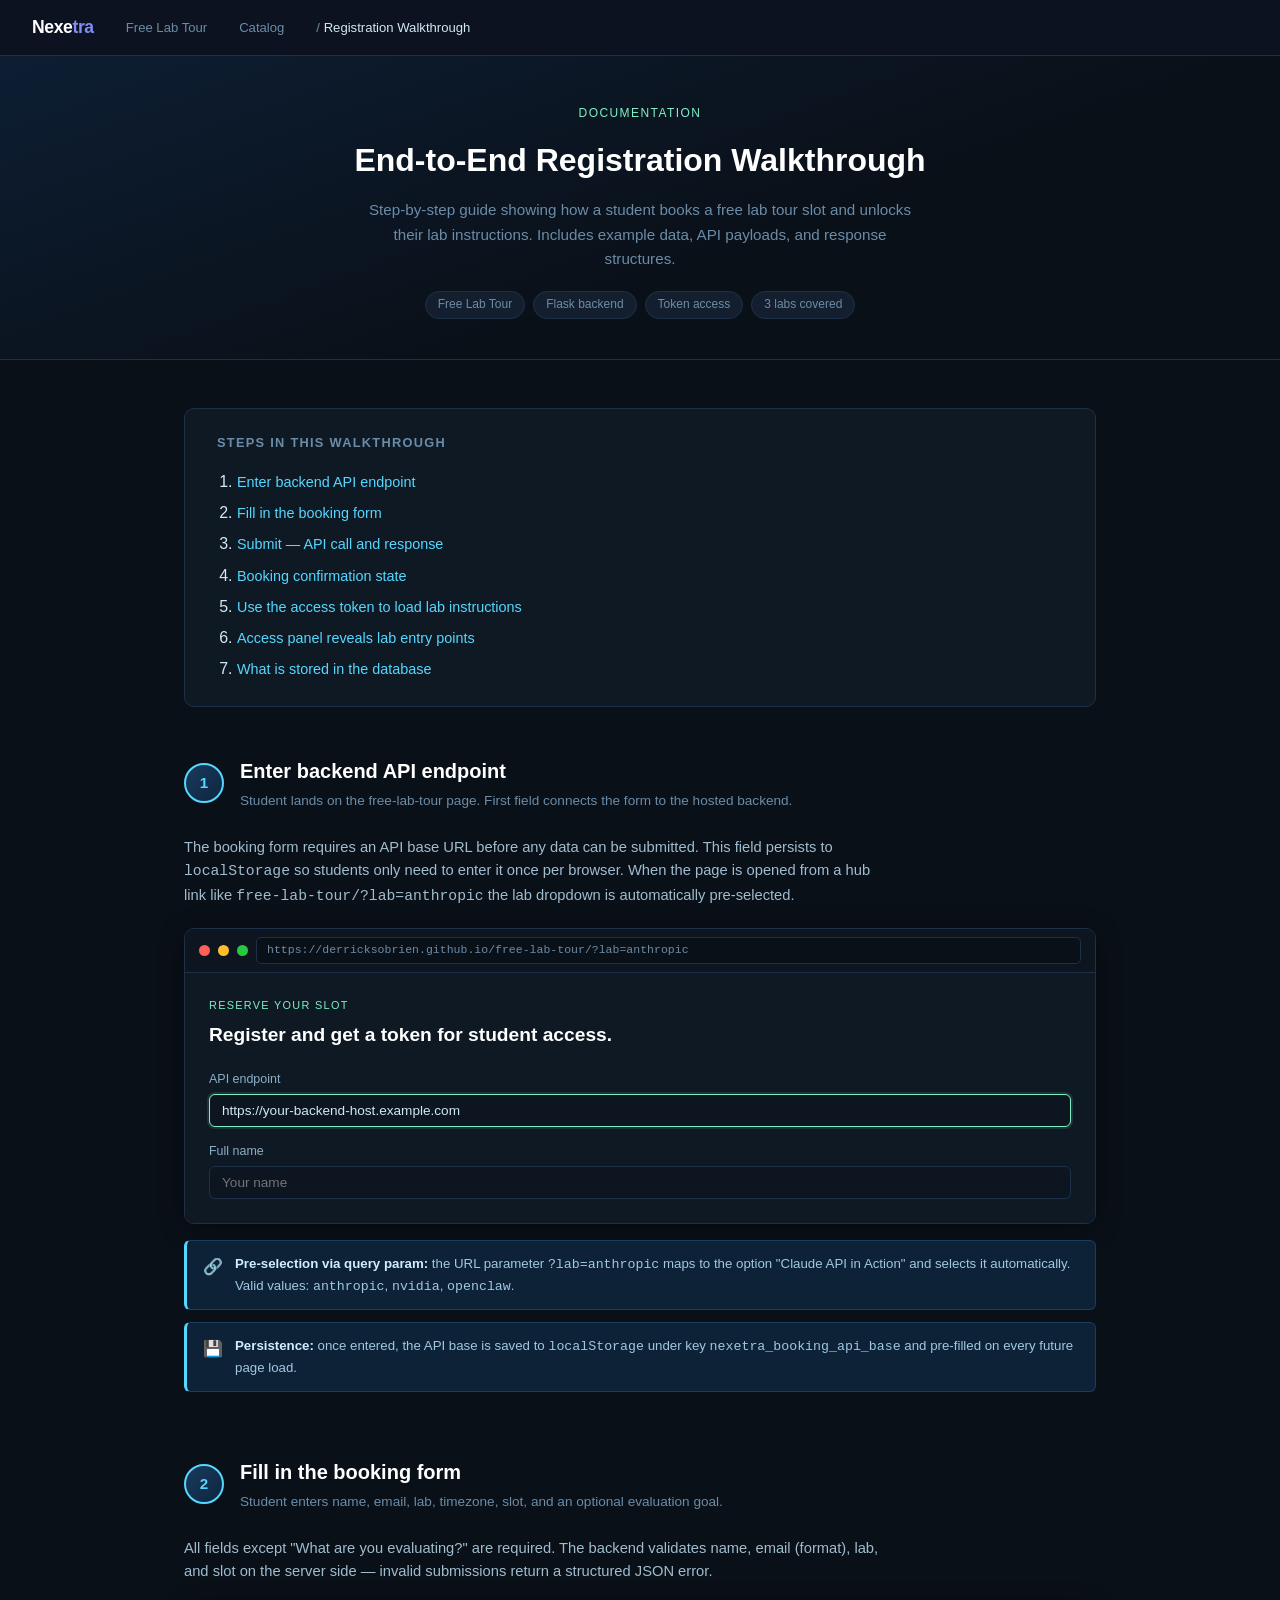
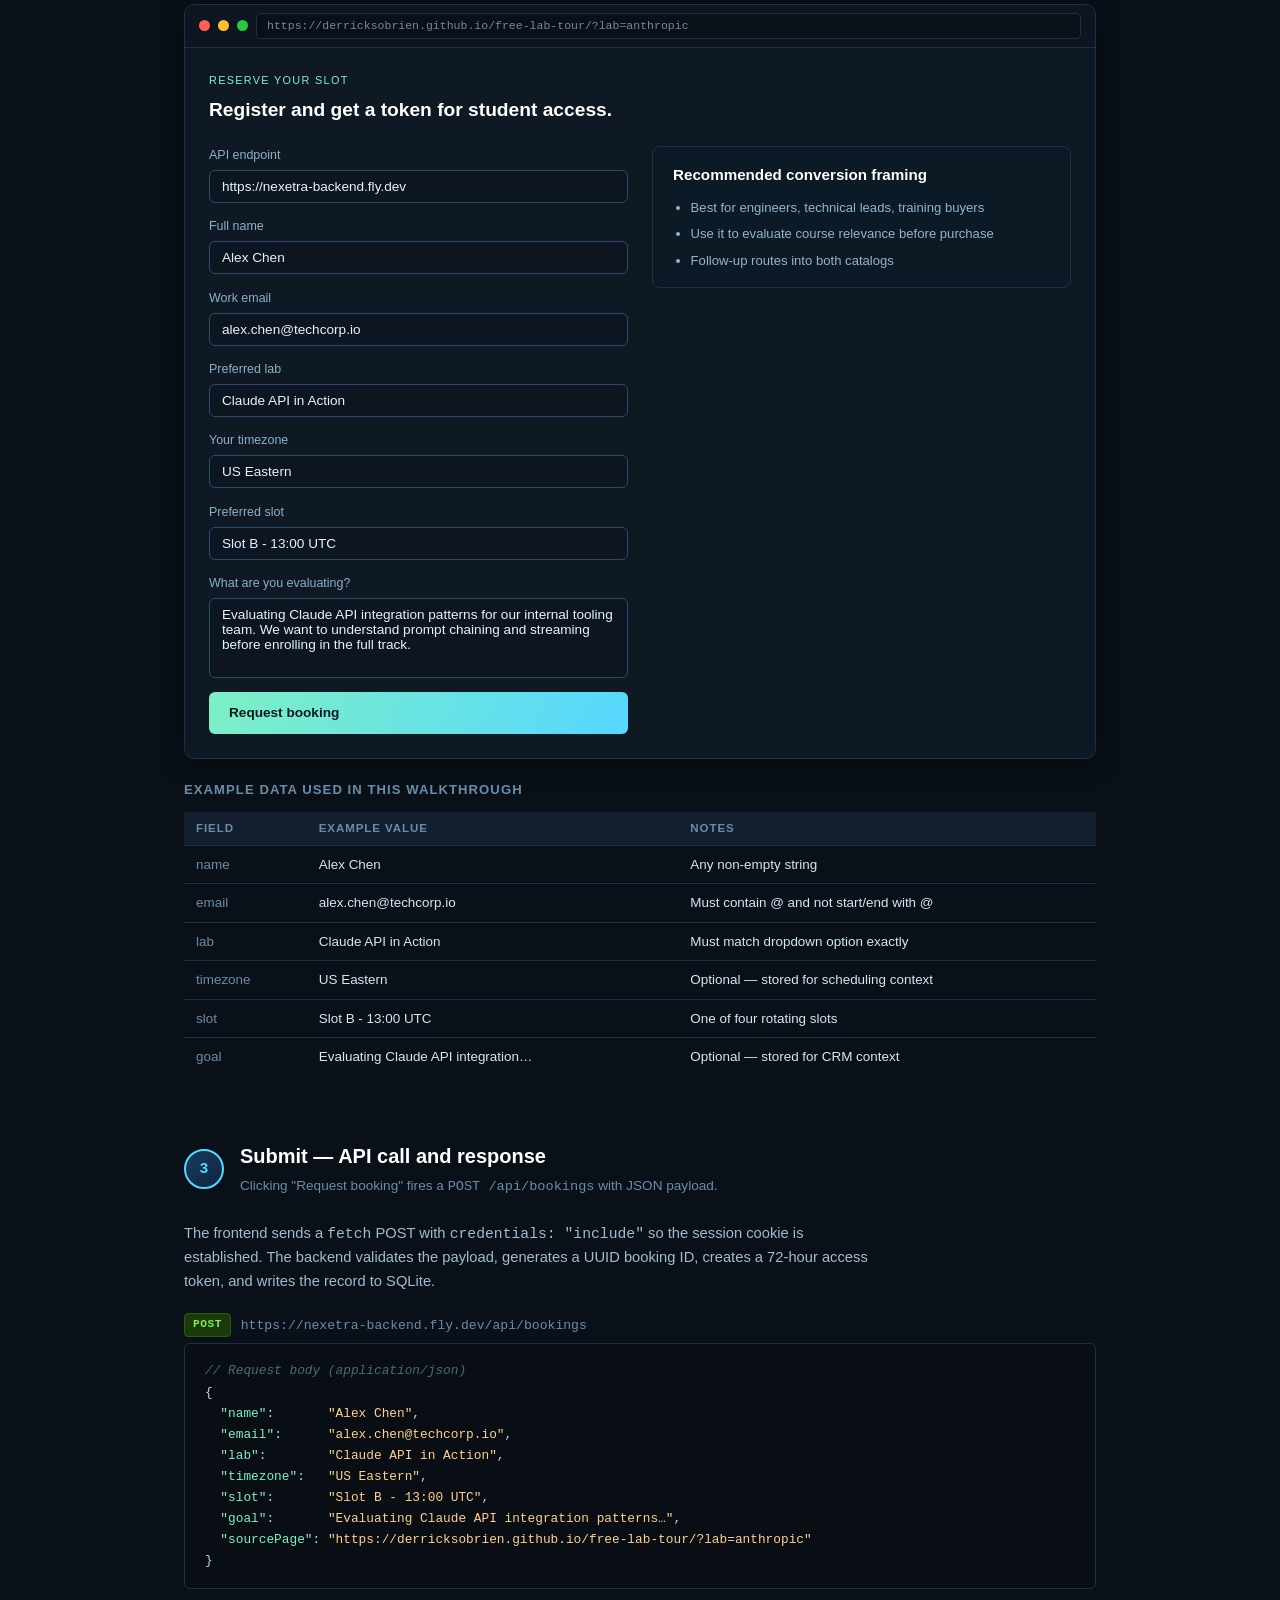
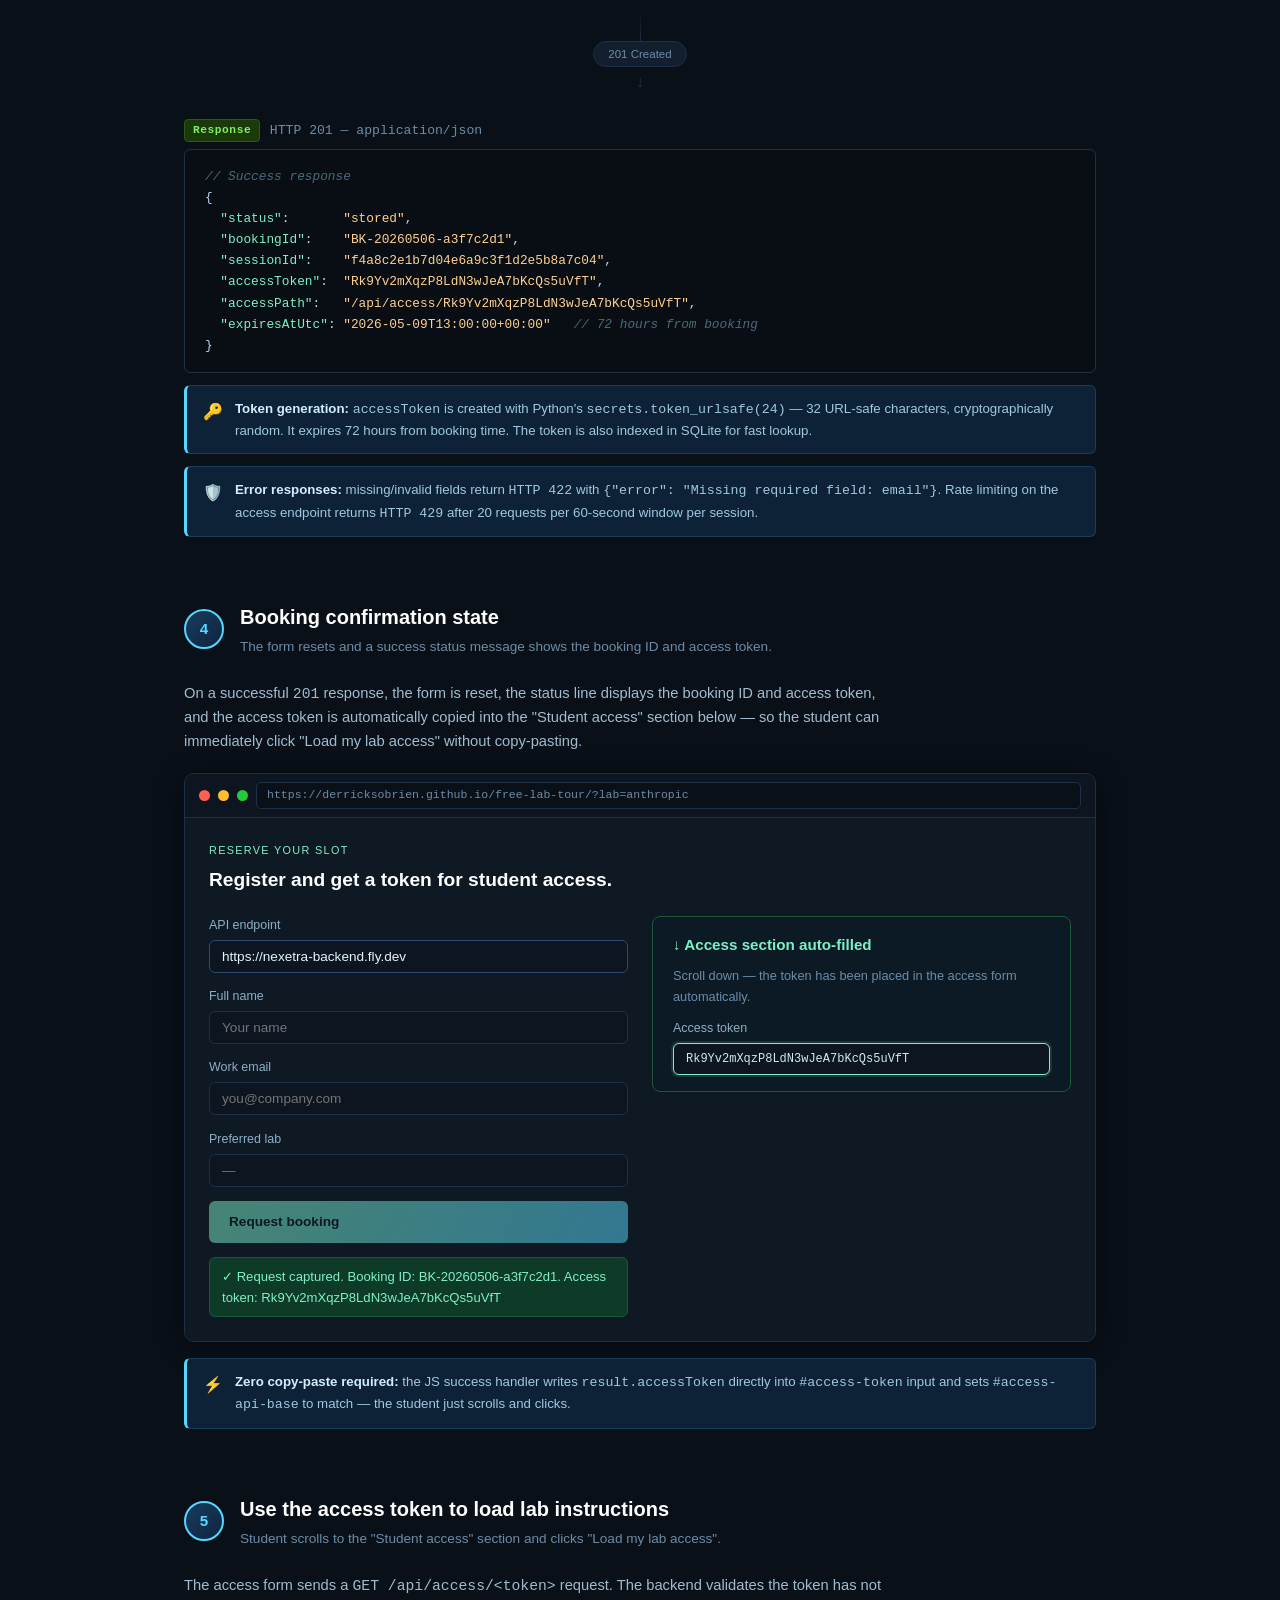
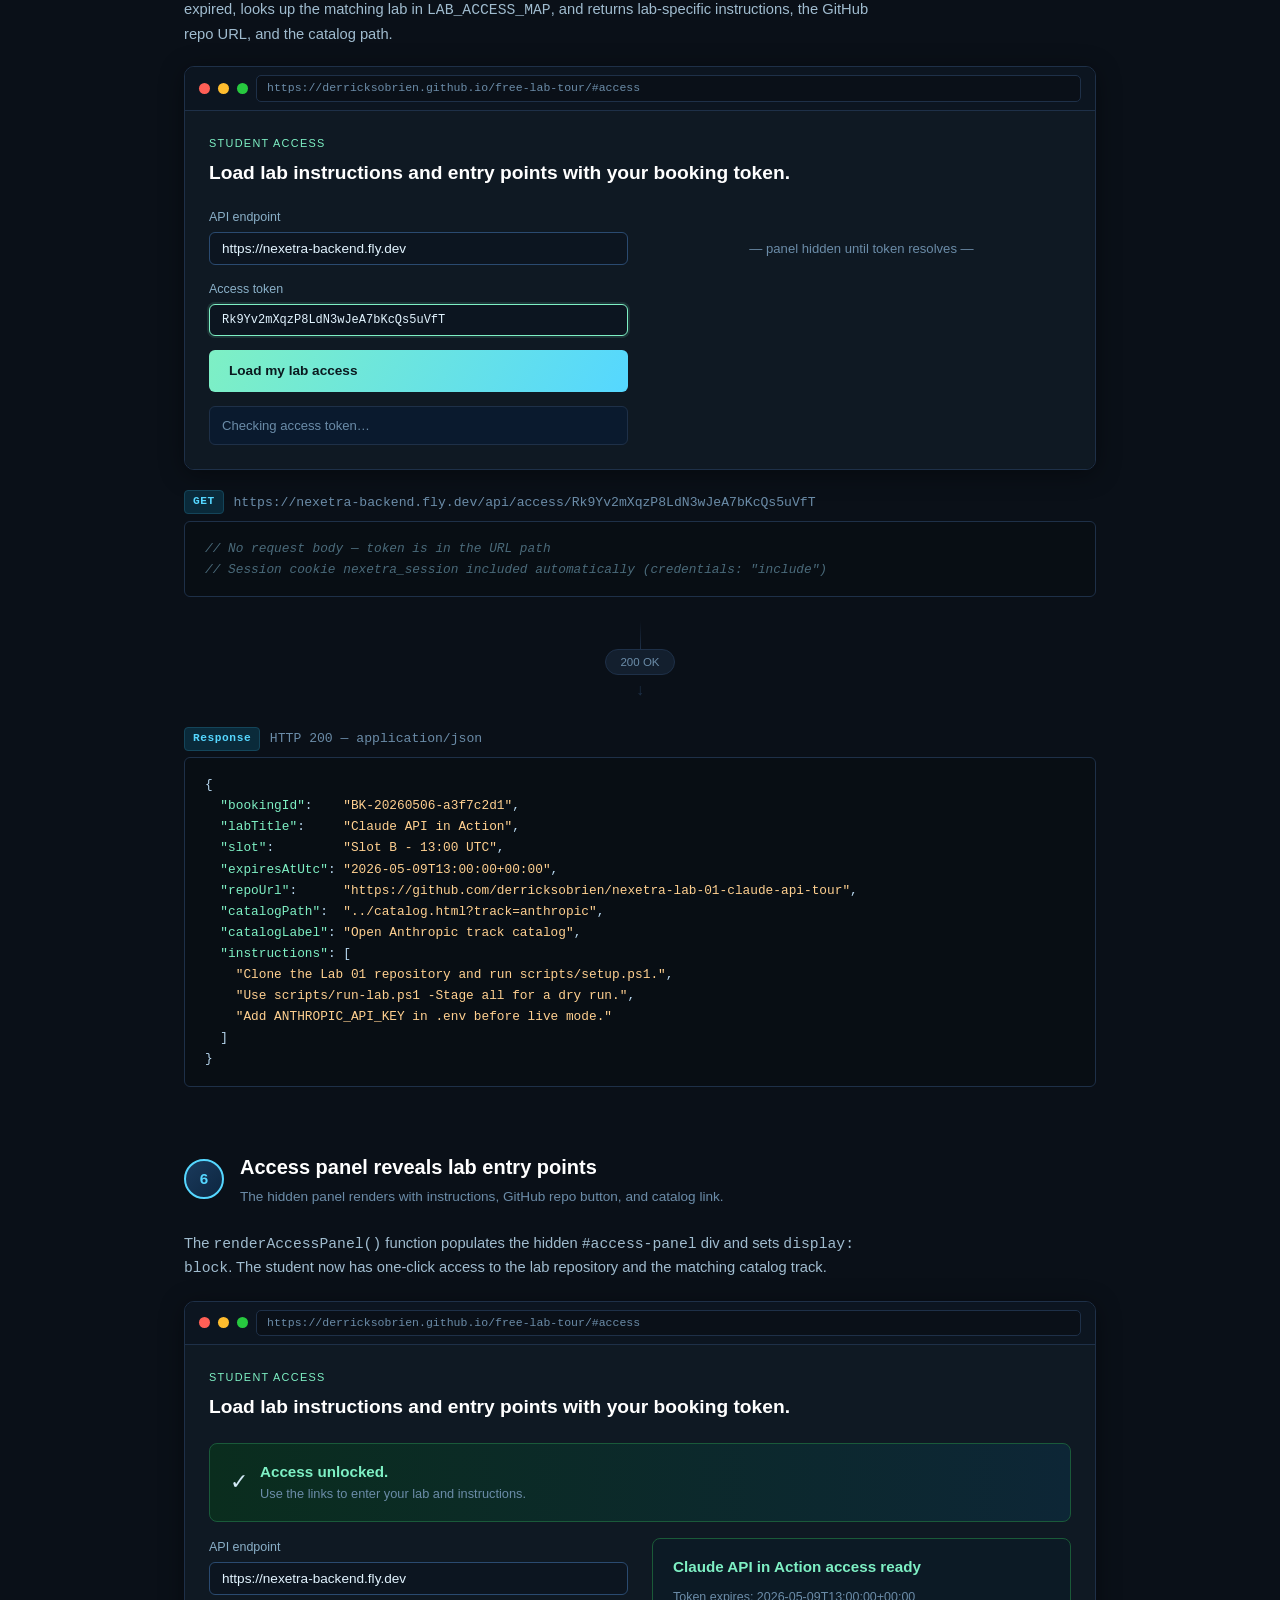
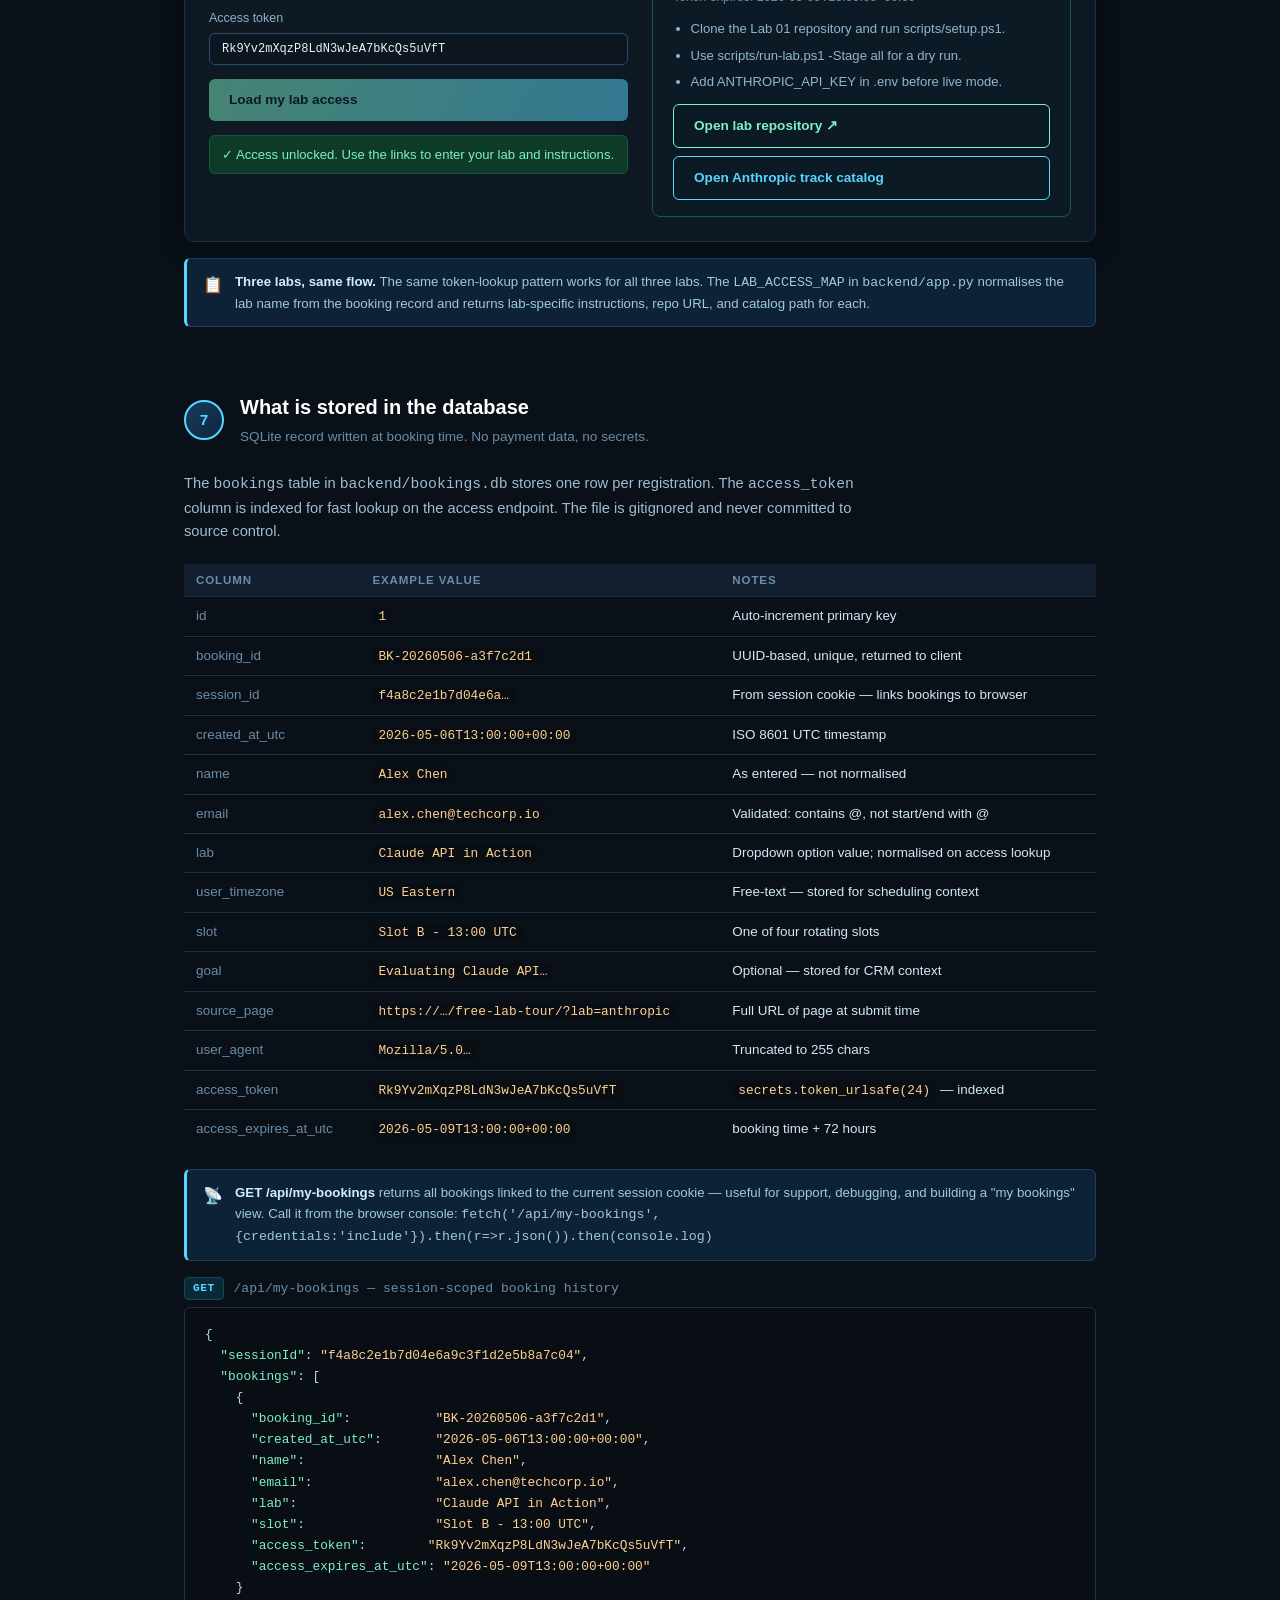
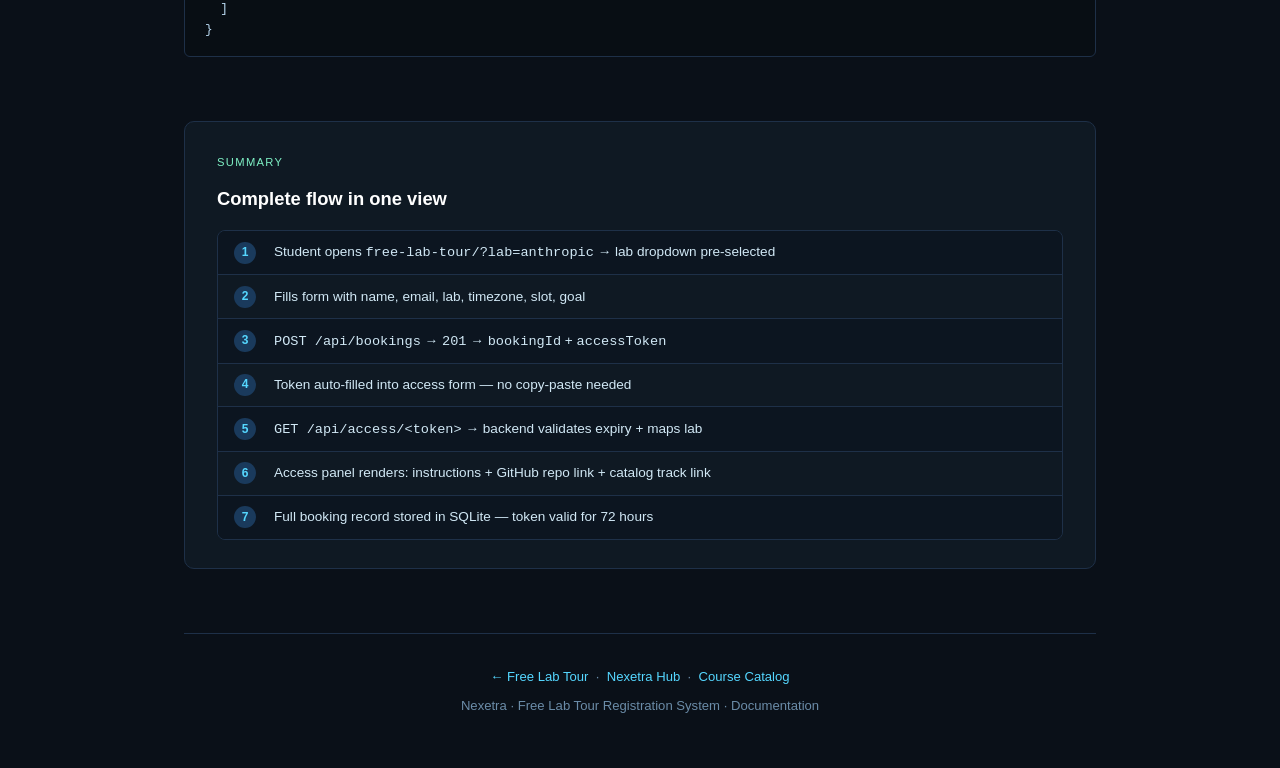
<file: docs/registration-walkthrough.html>
<!DOCTYPE html>
<html lang="en">
<head>
  <meta charset="UTF-8">
  <meta name="viewport" content="width=device-width, initial-scale=1.0">
  <title>Nexetra Free Lab Tour — Registration Walkthrough</title>
  <style>
    :root {
      --bg: #0a1018;
      --surface: #0f1923;
      --surface2: #131f2e;
      --border: #1e3048;
      --accent: #7ef0c4;
      --accent2: #55d7ff;
      --text: #d1e8f5;
      --muted: #6b8ca8;
      --step-num: #55d7ff;
      --radius: 10px;
      --input-bg: #0c1520;
      --input-border: #1e3048;
      --badge-ok: #0d3b28;
      --badge-ok-text: #7ef0c4;
      --badge-err: #3b1a0d;
      --badge-err-text: #ff9055;
      --json-bg: #080e14;
      --label-color: #8ab0c8;
    }

    * { box-sizing: border-box; margin: 0; padding: 0; }

    body {
      font-family: -apple-system, BlinkMacSystemFont, 'Segoe UI', Roboto, sans-serif;
      background: var(--bg);
      color: var(--text);
      line-height: 1.6;
    }

    /* ── NAV ── */
    .site-nav {
      background: #0c1220;
      border-bottom: 1px solid var(--border);
      padding: 0 2rem;
      height: 56px;
      display: flex;
      align-items: center;
      gap: 2rem;
      position: sticky;
      top: 0;
      z-index: 100;
    }
    .site-nav .logo { font-size: 1.1rem; font-weight: 800; letter-spacing: -.4px; color: #fff; text-decoration: none; }
    .site-nav .logo span { color: #818cf8; }
    .site-nav a { color: var(--muted); font-size: 0.82rem; text-decoration: none; }
    .site-nav a:hover { color: var(--accent); }
    .site-nav .breadcrumb { color: var(--muted); font-size: 0.82rem; }
    .site-nav .breadcrumb span { color: var(--text); }

    /* ── PAGE HEADER ── */
    .page-header {
      background: linear-gradient(160deg, #0d1e33 0%, #0a1018 60%);
      border-bottom: 1px solid var(--border);
      padding: 3rem 2rem 2.5rem;
      text-align: center;
    }
    .page-header .eyebrow {
      font-size: 0.75rem;
      letter-spacing: .12em;
      text-transform: uppercase;
      color: var(--accent);
      margin-bottom: 0.75rem;
    }
    .page-header h1 { font-size: 2rem; font-weight: 800; color: #fff; margin-bottom: 0.75rem; }
    .page-header p { color: var(--muted); font-size: 0.95rem; max-width: 560px; margin: 0 auto 1.25rem; }
    .tag-row { display: flex; gap: 0.5rem; justify-content: center; flex-wrap: wrap; }
    .tag {
      background: var(--surface2);
      border: 1px solid var(--border);
      border-radius: 100px;
      padding: 3px 12px;
      font-size: 0.75rem;
      color: var(--muted);
    }

    /* ── LAYOUT ── */
    .wrapper { max-width: 960px; margin: 0 auto; padding: 3rem 1.5rem 5rem; }

    /* ── SECTION INTRO ── */
    .toc {
      background: var(--surface);
      border: 1px solid var(--border);
      border-radius: var(--radius);
      padding: 1.5rem 2rem;
      margin-bottom: 3rem;
    }
    .toc h2 { font-size: 0.8rem; text-transform: uppercase; letter-spacing: .1em; color: var(--muted); margin-bottom: 1rem; }
    .toc ol { padding-left: 1.25rem; display: flex; flex-direction: column; gap: 0.35rem; }
    .toc li a { color: var(--accent2); font-size: 0.9rem; text-decoration: none; }
    .toc li a:hover { text-decoration: underline; }

    /* ── STEP ── */
    .step {
      margin-bottom: 4rem;
    }
    .step-header {
      display: flex;
      align-items: center;
      gap: 1rem;
      margin-bottom: 1.5rem;
    }
    .step-num {
      width: 40px;
      height: 40px;
      border-radius: 50%;
      background: linear-gradient(135deg, #1a3a5c, #0d2640);
      border: 2px solid var(--step-num);
      display: flex;
      align-items: center;
      justify-content: center;
      font-size: 0.95rem;
      font-weight: 800;
      color: var(--step-num);
      flex-shrink: 0;
    }
    .step-header h2 { font-size: 1.25rem; font-weight: 700; color: #fff; }
    .step-header p { font-size: 0.85rem; color: var(--muted); margin-top: 0.2rem; }
    .step-desc {
      font-size: 0.92rem;
      color: #a0bccf;
      margin-bottom: 1.25rem;
      max-width: 700px;
    }

    /* ── SCREENSHOT FRAME ── */
    .screenshot {
      border: 1px solid var(--border);
      border-radius: var(--radius);
      overflow: hidden;
      box-shadow: 0 4px 24px rgba(0,0,0,.4);
      margin-bottom: 1rem;
    }
    .screenshot-bar {
      background: #0c1520;
      border-bottom: 1px solid var(--border);
      padding: 8px 14px;
      display: flex;
      align-items: center;
      gap: 8px;
    }
    .screenshot-bar .dot { width: 11px; height: 11px; border-radius: 50%; }
    .dot-red { background: #ff5f56; }
    .dot-yellow { background: #ffbd2e; }
    .dot-green { background: #27c93f; }
    .screenshot-bar .url-bar {
      flex: 1;
      background: #0a1018;
      border: 1px solid var(--border);
      border-radius: 5px;
      padding: 3px 10px;
      font-size: 0.72rem;
      color: var(--muted);
      font-family: monospace;
    }
    .screenshot-body {
      background: var(--surface);
      padding: 1.5rem;
    }

    /* ── SIMULATED UI ELEMENTS ── */
    .sim-section-label {
      font-size: 0.68rem;
      text-transform: uppercase;
      letter-spacing: .12em;
      color: var(--accent);
      margin-bottom: 0.35rem;
    }
    .sim-h2 { font-size: 1.2rem; font-weight: 700; color: #fff; margin-bottom: 1.25rem; }
    .sim-form { display: flex; flex-direction: column; gap: 0.9rem; }
    .sim-label { font-size: 0.78rem; color: var(--label-color); display: flex; flex-direction: column; gap: 4px; }
    .sim-input {
      background: var(--input-bg);
      border: 1px solid var(--input-border);
      border-radius: 6px;
      padding: 8px 12px;
      font-size: 0.85rem;
      color: var(--text);
      font-family: inherit;
    }
    .sim-input.filled { border-color: #2a4a70; color: #e2f4ff; }
    .sim-input.highlight { border-color: var(--accent); box-shadow: 0 0 0 2px rgba(126,240,196,0.12); }
    .sim-textarea {
      background: var(--input-bg);
      border: 1px solid var(--input-border);
      border-radius: 6px;
      padding: 8px 12px;
      font-size: 0.85rem;
      color: var(--text);
      font-family: inherit;
      resize: none;
      height: 80px;
    }
    .sim-textarea.filled { border-color: #2a4a70; color: #e2f4ff; }
    .sim-btn {
      background: linear-gradient(120deg, #7ef0c4, #55d7ff);
      color: #0a1a1f;
      font-weight: 700;
      font-size: 0.85rem;
      border: none;
      border-radius: 6px;
      padding: 10px 20px;
      cursor: default;
      display: inline-block;
    }
    .sim-btn-secondary {
      background: transparent;
      border: 1px solid var(--accent);
      color: var(--accent);
      font-weight: 600;
      font-size: 0.85rem;
      border-radius: 6px;
      padding: 10px 20px;
      cursor: default;
      display: inline-block;
      text-decoration: none;
    }
    .sim-status {
      font-size: 0.82rem;
      padding: 8px 12px;
      border-radius: 6px;
    }
    .sim-status.success {
      background: var(--badge-ok);
      color: var(--badge-ok-text);
      border: 1px solid #145a38;
    }
    .sim-status.error {
      background: var(--badge-err);
      color: var(--badge-err-text);
      border: 1px solid #5a2e14;
    }
    .sim-grid { display: grid; grid-template-columns: 1fr 1fr; gap: 1.5rem; }
    .sim-panel {
      background: #0c1a25;
      border: 1px solid var(--border);
      border-radius: 8px;
      padding: 1rem 1.25rem;
    }
    .sim-panel h3 { font-size: 0.95rem; font-weight: 700; color: #fff; margin-bottom: 0.6rem; }
    .sim-panel ul { padding-left: 1.1rem; display: flex; flex-direction: column; gap: 0.35rem; }
    .sim-panel li { font-size: 0.82rem; color: #93b5cc; }
    .sim-panel .btn-grid { display: flex; flex-direction: column; gap: 8px; margin-top: 10px; }
    .sim-expire { font-size: 0.78rem; color: var(--muted); margin-bottom: 0.6rem; }

    .two-col { display: grid; grid-template-columns: 1fr 1fr; gap: 1.5rem; }
    @media (max-width: 640px) { .two-col, .sim-grid { grid-template-columns: 1fr; } }

    /* ── CALLOUT / ANNOTATION ── */
    .callout {
      display: flex;
      gap: 0.75rem;
      align-items: flex-start;
      background: #0d2236;
      border: 1px solid #1a3d5c;
      border-left: 3px solid var(--accent2);
      border-radius: 6px;
      padding: 0.75rem 1rem;
      margin-top: 0.75rem;
      font-size: 0.83rem;
      color: #a0c8e0;
    }
    .callout .callout-icon { font-size: 1rem; flex-shrink: 0; margin-top: 1px; }
    .callout strong { color: #d0eeff; }

    /* ── API BLOCK ── */
    .api-block { margin-top: 1.25rem; }
    .api-block-header {
      display: flex;
      align-items: center;
      gap: 0.6rem;
      margin-bottom: 0.4rem;
    }
    .method-badge {
      font-size: 0.7rem;
      font-weight: 800;
      letter-spacing: .05em;
      padding: 2px 8px;
      border-radius: 4px;
      font-family: monospace;
    }
    .method-post { background: #1a3a0a; color: #7ef060; border: 1px solid #2a5a14; }
    .method-get  { background: #0a2a3a; color: #55d7ff; border: 1px solid #14455a; }
    .api-url { font-family: monospace; font-size: 0.82rem; color: var(--muted); }
    pre.json {
      background: var(--json-bg);
      border: 1px solid var(--border);
      border-radius: 6px;
      padding: 1rem 1.25rem;
      font-size: 0.8rem;
      font-family: 'Cascadia Code', 'Fira Code', 'Consolas', monospace;
      color: #b8d8f0;
      overflow-x: auto;
      line-height: 1.65;
    }
    .json-key { color: #7ef0c4; }
    .json-str { color: #ffd090; }
    .json-num { color: #c084fc; }
    .json-bool { color: #f87171; }
    .json-comment { color: #4a6a7a; font-style: italic; }

    /* ── FLOW DIVIDER ── */
    .flow-arrow {
      display: flex;
      flex-direction: column;
      align-items: center;
      gap: 0;
      margin: 1.5rem 0;
      color: var(--muted);
      font-size: 0.78rem;
    }
    .flow-arrow::before {
      content: '';
      display: block;
      width: 1px;
      height: 28px;
      background: linear-gradient(to bottom, transparent, var(--border));
    }
    .flow-arrow .arrow-label {
      background: var(--surface2);
      border: 1px solid var(--border);
      border-radius: 100px;
      padding: 3px 14px;
      font-size: 0.72rem;
      color: var(--muted);
    }
    .flow-arrow::after {
      content: '↓';
      font-size: 1rem;
      color: var(--border);
      margin-top: 2px;
    }

    /* ── DATA TABLE ── */
    .data-table {
      width: 100%;
      border-collapse: collapse;
      font-size: 0.84rem;
      margin-top: 0.75rem;
    }
    .data-table th {
      text-align: left;
      padding: 7px 12px;
      background: var(--surface2);
      color: var(--muted);
      font-size: 0.72rem;
      text-transform: uppercase;
      letter-spacing: .08em;
      border-bottom: 1px solid var(--border);
    }
    .data-table td {
      padding: 8px 12px;
      border-bottom: 1px solid var(--border);
      color: var(--text);
      vertical-align: top;
    }
    .data-table td:first-child { color: var(--muted); white-space: nowrap; }
    .data-table td code {
      background: var(--json-bg);
      padding: 1px 6px;
      border-radius: 4px;
      font-size: 0.8rem;
      color: #ffd090;
      font-family: monospace;
    }
    .data-table tr:last-child td { border-bottom: none; }

    /* ── SUCCESS HEADER BANNER ── */
    .success-banner {
      background: linear-gradient(90deg, #0a2d1e, #0d2636);
      border: 1px solid #1a5a3a;
      border-radius: 8px;
      padding: 1rem 1.25rem;
      display: flex;
      align-items: center;
      gap: 0.75rem;
      margin-bottom: 1rem;
    }
    .success-banner .check { font-size: 1.4rem; }
    .success-banner .title { font-weight: 700; color: var(--accent); font-size: 0.95rem; }
    .success-banner .sub { font-size: 0.8rem; color: var(--muted); }

    /* ── FOOTER ── */
    .page-footer {
      border-top: 1px solid var(--border);
      margin-top: 4rem;
      padding-top: 2rem;
      text-align: center;
      font-size: 0.82rem;
      color: var(--muted);
    }
    .page-footer a { color: var(--accent2); text-decoration: none; }
  </style>
</head>
<body>

<nav class="site-nav">
  <a class="logo" href="../index.html">Nexe<span>tra</span></a>
  <a href="../free-lab-tour/">Free Lab Tour</a>
  <a href="../catalog.html">Catalog</a>
  <span class="breadcrumb">/ <span>Registration Walkthrough</span></span>
</nav>

<div class="page-header">
  <p class="eyebrow">Documentation</p>
  <h1>End-to-End Registration Walkthrough</h1>
  <p>Step-by-step guide showing how a student books a free lab tour slot and unlocks their lab instructions. Includes example data, API payloads, and response structures.</p>
  <div class="tag-row">
    <span class="tag">Free Lab Tour</span>
    <span class="tag">Flask backend</span>
    <span class="tag">Token access</span>
    <span class="tag">3 labs covered</span>
  </div>
</div>

<div class="wrapper">

  <div class="toc">
    <h2>Steps in this walkthrough</h2>
    <ol>
      <li><a href="#step-1">Enter backend API endpoint</a></li>
      <li><a href="#step-2">Fill in the booking form</a></li>
      <li><a href="#step-3">Submit — API call and response</a></li>
      <li><a href="#step-4">Booking confirmation state</a></li>
      <li><a href="#step-5">Use the access token to load lab instructions</a></li>
      <li><a href="#step-6">Access panel reveals lab entry points</a></li>
      <li><a href="#step-7">What is stored in the database</a></li>
    </ol>
  </div>

  <!-- ─────────────────────────────────────────── STEP 1 ── -->
  <div class="step" id="step-1">
    <div class="step-header">
      <div class="step-num">1</div>
      <div>
        <h2>Enter backend API endpoint</h2>
        <p>Student lands on the free-lab-tour page. First field connects the form to the hosted backend.</p>
      </div>
    </div>

    <p class="step-desc">
      The booking form requires an API base URL before any data can be submitted. This field persists to
      <code>localStorage</code> so students only need to enter it once per browser. When the page is opened
      from a hub link like <code>free-lab-tour/?lab=anthropic</code> the lab dropdown is automatically pre-selected.
    </p>

    <div class="screenshot">
      <div class="screenshot-bar">
        <div class="dot dot-red"></div>
        <div class="dot dot-yellow"></div>
        <div class="dot dot-green"></div>
        <div class="url-bar">https://derricksobrien.github.io/free-lab-tour/?lab=anthropic</div>
      </div>
      <div class="screenshot-body">
        <p class="sim-section-label">Reserve your slot</p>
        <p class="sim-h2">Register and get a token for student access.</p>
        <div class="sim-form">
          <label class="sim-label">
            API endpoint
            <input class="sim-input highlight" readonly value="https://your-backend-host.example.com">
          </label>
          <label class="sim-label">
            Full name
            <input class="sim-input" readonly placeholder="Your name">
          </label>
        </div>
      </div>
    </div>

    <div class="callout">
      <span class="callout-icon">🔗</span>
      <div><strong>Pre-selection via query param:</strong> the URL parameter <code>?lab=anthropic</code> maps to
      the option "Claude API in Action" and selects it automatically. Valid values: <code>anthropic</code>,
      <code>nvidia</code>, <code>openclaw</code>.</div>
    </div>

    <div class="callout">
      <span class="callout-icon">💾</span>
      <div><strong>Persistence:</strong> once entered, the API base is saved to <code>localStorage</code>
      under key <code>nexetra_booking_api_base</code> and pre-filled on every future page load.</div>
    </div>
  </div>

  <!-- ─────────────────────────────────────────── STEP 2 ── -->
  <div class="step" id="step-2">
    <div class="step-header">
      <div class="step-num">2</div>
      <div>
        <h2>Fill in the booking form</h2>
        <p>Student enters name, email, lab, timezone, slot, and an optional evaluation goal.</p>
      </div>
    </div>

    <p class="step-desc">
      All fields except "What are you evaluating?" are required. The backend validates name, email (format),
      lab, and slot on the server side — invalid submissions return a structured JSON error.
    </p>

    <div class="screenshot">
      <div class="screenshot-bar">
        <div class="dot dot-red"></div>
        <div class="dot dot-yellow"></div>
        <div class="dot dot-green"></div>
        <div class="url-bar">https://derricksobrien.github.io/free-lab-tour/?lab=anthropic</div>
      </div>
      <div class="screenshot-body">
        <p class="sim-section-label">Reserve your slot</p>
        <p class="sim-h2">Register and get a token for student access.</p>
        <div class="two-col">
          <div class="sim-form">
            <label class="sim-label">API endpoint
              <input class="sim-input filled" readonly value="https://nexetra-backend.fly.dev">
            </label>
            <label class="sim-label">Full name
              <input class="sim-input filled" readonly value="Alex Chen">
            </label>
            <label class="sim-label">Work email
              <input class="sim-input filled" readonly value="alex.chen@techcorp.io">
            </label>
            <label class="sim-label">Preferred lab
              <input class="sim-input filled" readonly value="Claude API in Action">
            </label>
            <label class="sim-label">Your timezone
              <input class="sim-input filled" readonly value="US Eastern">
            </label>
            <label class="sim-label">Preferred slot
              <input class="sim-input filled" readonly value="Slot B - 13:00 UTC">
            </label>
            <label class="sim-label">What are you evaluating?
              <textarea class="sim-textarea filled" readonly>Evaluating Claude API integration patterns for our internal tooling team. We want to understand prompt chaining and streaming before enrolling in the full track.</textarea>
            </label>
            <div class="sim-btn">Request booking</div>
          </div>
          <div>
            <div class="sim-panel">
              <h3>Recommended conversion framing</h3>
              <ul>
                <li>Best for engineers, technical leads, training buyers</li>
                <li>Use it to evaluate course relevance before purchase</li>
                <li>Follow-up routes into both catalogs</li>
              </ul>
            </div>
          </div>
        </div>
      </div>
    </div>

    <div style="margin-top:1.25rem">
      <p style="font-size:0.82rem;color:var(--muted);margin-bottom:0.5rem;text-transform:uppercase;letter-spacing:.08em;font-weight:600;">Example data used in this walkthrough</p>
      <table class="data-table">
        <thead>
          <tr><th>Field</th><th>Example value</th><th>Notes</th></tr>
        </thead>
        <tbody>
          <tr><td>name</td><td>Alex Chen</td><td>Any non-empty string</td></tr>
          <tr><td>email</td><td>alex.chen@techcorp.io</td><td>Must contain @ and not start/end with @</td></tr>
          <tr><td>lab</td><td>Claude API in Action</td><td>Must match dropdown option exactly</td></tr>
          <tr><td>timezone</td><td>US Eastern</td><td>Optional — stored for scheduling context</td></tr>
          <tr><td>slot</td><td>Slot B - 13:00 UTC</td><td>One of four rotating slots</td></tr>
          <tr><td>goal</td><td>Evaluating Claude API integration…</td><td>Optional — stored for CRM context</td></tr>
        </tbody>
      </table>
    </div>
  </div>

  <!-- ─────────────────────────────────────────── STEP 3 ── -->
  <div class="step" id="step-3">
    <div class="step-header">
      <div class="step-num">3</div>
      <div>
        <h2>Submit — API call and response</h2>
        <p>Clicking "Request booking" fires a <code>POST /api/bookings</code> with JSON payload.</p>
      </div>
    </div>

    <p class="step-desc">
      The frontend sends a <code>fetch</code> POST with <code>credentials: "include"</code> so the
      session cookie is established. The backend validates the payload, generates a UUID booking ID,
      creates a 72-hour access token, and writes the record to SQLite.
    </p>

    <div class="api-block">
      <div class="api-block-header">
        <span class="method-badge method-post">POST</span>
        <span class="api-url">https://nexetra-backend.fly.dev/api/bookings</span>
      </div>
      <pre class="json"><span class="json-comment">// Request body (application/json)</span>
{
  <span class="json-key">"name"</span>:       <span class="json-str">"Alex Chen"</span>,
  <span class="json-key">"email"</span>:      <span class="json-str">"alex.chen@techcorp.io"</span>,
  <span class="json-key">"lab"</span>:        <span class="json-str">"Claude API in Action"</span>,
  <span class="json-key">"timezone"</span>:   <span class="json-str">"US Eastern"</span>,
  <span class="json-key">"slot"</span>:       <span class="json-str">"Slot B - 13:00 UTC"</span>,
  <span class="json-key">"goal"</span>:       <span class="json-str">"Evaluating Claude API integration patterns…"</span>,
  <span class="json-key">"sourcePage"</span>: <span class="json-str">"https://derricksobrien.github.io/free-lab-tour/?lab=anthropic"</span>
}</pre>
    </div>

    <div class="flow-arrow"><span class="arrow-label">201 Created</span></div>

    <div class="api-block">
      <div class="api-block-header">
        <span class="method-badge method-post">Response</span>
        <span class="api-url">HTTP 201 — application/json</span>
      </div>
      <pre class="json"><span class="json-comment">// Success response</span>
{
  <span class="json-key">"status"</span>:       <span class="json-str">"stored"</span>,
  <span class="json-key">"bookingId"</span>:    <span class="json-str">"BK-20260506-a3f7c2d1"</span>,
  <span class="json-key">"sessionId"</span>:    <span class="json-str">"f4a8c2e1b7d04e6a9c3f1d2e5b8a7c04"</span>,
  <span class="json-key">"accessToken"</span>:  <span class="json-str">"Rk9Yv2mXqzP8LdN3wJeA7bKcQs5uVfT"</span>,
  <span class="json-key">"accessPath"</span>:   <span class="json-str">"/api/access/Rk9Yv2mXqzP8LdN3wJeA7bKcQs5uVfT"</span>,
  <span class="json-key">"expiresAtUtc"</span>: <span class="json-str">"2026-05-09T13:00:00+00:00"</span>   <span class="json-comment">// 72 hours from booking</span>
}</pre>
    </div>

    <div class="callout">
      <span class="callout-icon">🔑</span>
      <div><strong>Token generation:</strong> <code>accessToken</code> is created with Python's
      <code>secrets.token_urlsafe(24)</code> — 32 URL-safe characters, cryptographically random.
      It expires 72 hours from booking time. The token is also indexed in SQLite for fast lookup.</div>
    </div>

    <div class="callout">
      <span class="callout-icon">🛡️</span>
      <div><strong>Error responses:</strong> missing/invalid fields return <code>HTTP 422</code> with
      <code>{"error": "Missing required field: email"}</code>. Rate limiting on the access endpoint
      returns <code>HTTP 429</code> after 20 requests per 60-second window per session.</div>
    </div>
  </div>

  <!-- ─────────────────────────────────────────── STEP 4 ── -->
  <div class="step" id="step-4">
    <div class="step-header">
      <div class="step-num">4</div>
      <div>
        <h2>Booking confirmation state</h2>
        <p>The form resets and a success status message shows the booking ID and access token.</p>
      </div>
    </div>

    <p class="step-desc">
      On a successful <code>201</code> response, the form is reset, the status line displays the
      booking ID and access token, and the access token is automatically copied into the "Student access"
      section below — so the student can immediately click "Load my lab access" without copy-pasting.
    </p>

    <div class="screenshot">
      <div class="screenshot-bar">
        <div class="dot dot-red"></div>
        <div class="dot dot-yellow"></div>
        <div class="dot dot-green"></div>
        <div class="url-bar">https://derricksobrien.github.io/free-lab-tour/?lab=anthropic</div>
      </div>
      <div class="screenshot-body">
        <p class="sim-section-label">Reserve your slot</p>
        <p class="sim-h2">Register and get a token for student access.</p>
        <div class="two-col">
          <div class="sim-form">
            <label class="sim-label">API endpoint
              <input class="sim-input filled" readonly value="https://nexetra-backend.fly.dev">
            </label>
            <label class="sim-label">Full name
              <input class="sim-input" readonly placeholder="Your name">
            </label>
            <label class="sim-label">Work email
              <input class="sim-input" readonly placeholder="you@company.com">
            </label>
            <label class="sim-label">Preferred lab
              <input class="sim-input" readonly placeholder="—">
            </label>
            <div class="sim-btn" style="opacity:0.5;cursor:default;">Request booking</div>
            <div class="sim-status success">
              ✓ Request captured. Booking ID: BK-20260506-a3f7c2d1. Access token: Rk9Yv2mXqzP8LdN3wJeA7bKcQs5uVfT
            </div>
          </div>
          <div>
            <div class="sim-panel" style="border-color:#1a5a38;">
              <h3 style="color:var(--accent);">↓ Access section auto-filled</h3>
              <p style="font-size:0.8rem;color:var(--muted);margin-bottom:0.75rem;">Scroll down — the token has been placed in the access form automatically.</p>
              <label class="sim-label" style="display:flex;flex-direction:column;gap:4px;">Access token
                <input class="sim-input highlight" readonly value="Rk9Yv2mXqzP8LdN3wJeA7bKcQs5uVfT" style="font-size:0.75rem;font-family:monospace;">
              </label>
            </div>
          </div>
        </div>
      </div>
    </div>

    <div class="callout">
      <span class="callout-icon">⚡</span>
      <div><strong>Zero copy-paste required:</strong> the JS success handler writes
      <code>result.accessToken</code> directly into <code>#access-token</code> input and sets
      <code>#access-api-base</code> to match — the student just scrolls and clicks.</div>
    </div>
  </div>

  <!-- ─────────────────────────────────────────── STEP 5 ── -->
  <div class="step" id="step-5">
    <div class="step-header">
      <div class="step-num">5</div>
      <div>
        <h2>Use the access token to load lab instructions</h2>
        <p>Student scrolls to the "Student access" section and clicks "Load my lab access".</p>
      </div>
    </div>

    <p class="step-desc">
      The access form sends a <code>GET /api/access/&lt;token&gt;</code> request. The backend validates
      the token has not expired, looks up the matching lab in <code>LAB_ACCESS_MAP</code>, and returns
      lab-specific instructions, the GitHub repo URL, and the catalog path.
    </p>

    <div class="screenshot">
      <div class="screenshot-bar">
        <div class="dot dot-red"></div>
        <div class="dot dot-yellow"></div>
        <div class="dot dot-green"></div>
        <div class="url-bar">https://derricksobrien.github.io/free-lab-tour/#access</div>
      </div>
      <div class="screenshot-body">
        <p class="sim-section-label">Student access</p>
        <p class="sim-h2">Load lab instructions and entry points with your booking token.</p>
        <div class="two-col">
          <div class="sim-form">
            <label class="sim-label">API endpoint
              <input class="sim-input filled" readonly value="https://nexetra-backend.fly.dev">
            </label>
            <label class="sim-label">Access token
              <input class="sim-input filled highlight" readonly value="Rk9Yv2mXqzP8LdN3wJeA7bKcQs5uVfT" style="font-size:0.75rem;font-family:monospace;">
            </label>
            <div class="sim-btn">Load my lab access</div>
            <div class="sim-status" style="background:#0a1a2e;color:#6b8ca8;border:1px solid #1e3048;">Checking access token…</div>
          </div>
          <div style="height:80px;display:flex;align-items:center;justify-content:center;color:var(--muted);font-size:0.82rem;">
            — panel hidden until token resolves —
          </div>
        </div>
      </div>
    </div>

    <div class="api-block" style="margin-top:1.25rem">
      <div class="api-block-header">
        <span class="method-badge method-get">GET</span>
        <span class="api-url">https://nexetra-backend.fly.dev/api/access/Rk9Yv2mXqzP8LdN3wJeA7bKcQs5uVfT</span>
      </div>
      <pre class="json"><span class="json-comment">// No request body — token is in the URL path</span>
<span class="json-comment">// Session cookie nexetra_session included automatically (credentials: "include")</span></pre>
    </div>

    <div class="flow-arrow"><span class="arrow-label">200 OK</span></div>

    <div class="api-block">
      <div class="api-block-header">
        <span class="method-badge method-get">Response</span>
        <span class="api-url">HTTP 200 — application/json</span>
      </div>
      <pre class="json">{
  <span class="json-key">"bookingId"</span>:    <span class="json-str">"BK-20260506-a3f7c2d1"</span>,
  <span class="json-key">"labTitle"</span>:     <span class="json-str">"Claude API in Action"</span>,
  <span class="json-key">"slot"</span>:         <span class="json-str">"Slot B - 13:00 UTC"</span>,
  <span class="json-key">"expiresAtUtc"</span>: <span class="json-str">"2026-05-09T13:00:00+00:00"</span>,
  <span class="json-key">"repoUrl"</span>:      <span class="json-str">"https://github.com/derricksobrien/nexetra-lab-01-claude-api-tour"</span>,
  <span class="json-key">"catalogPath"</span>:  <span class="json-str">"../catalog.html?track=anthropic"</span>,
  <span class="json-key">"catalogLabel"</span>: <span class="json-str">"Open Anthropic track catalog"</span>,
  <span class="json-key">"instructions"</span>: [
    <span class="json-str">"Clone the Lab 01 repository and run scripts/setup.ps1."</span>,
    <span class="json-str">"Use scripts/run-lab.ps1 -Stage all for a dry run."</span>,
    <span class="json-str">"Add ANTHROPIC_API_KEY in .env before live mode."</span>
  ]
}</pre>
    </div>
  </div>

  <!-- ─────────────────────────────────────────── STEP 6 ── -->
  <div class="step" id="step-6">
    <div class="step-header">
      <div class="step-num">6</div>
      <div>
        <h2>Access panel reveals lab entry points</h2>
        <p>The hidden panel renders with instructions, GitHub repo button, and catalog link.</p>
      </div>
    </div>

    <p class="step-desc">
      The <code>renderAccessPanel()</code> function populates the hidden <code>#access-panel</code>
      div and sets <code>display: block</code>. The student now has one-click access to the lab
      repository and the matching catalog track.
    </p>

    <div class="screenshot">
      <div class="screenshot-bar">
        <div class="dot dot-red"></div>
        <div class="dot dot-yellow"></div>
        <div class="dot dot-green"></div>
        <div class="url-bar">https://derricksobrien.github.io/free-lab-tour/#access</div>
      </div>
      <div class="screenshot-body">
        <p class="sim-section-label">Student access</p>
        <p class="sim-h2">Load lab instructions and entry points with your booking token.</p>

        <div class="success-banner">
          <span class="check">✓</span>
          <div>
            <div class="title">Access unlocked.</div>
            <div class="sub">Use the links to enter your lab and instructions.</div>
          </div>
        </div>

        <div class="sim-grid">
          <div class="sim-form">
            <label class="sim-label">API endpoint
              <input class="sim-input filled" readonly value="https://nexetra-backend.fly.dev">
            </label>
            <label class="sim-label">Access token
              <input class="sim-input filled" readonly value="Rk9Yv2mXqzP8LdN3wJeA7bKcQs5uVfT" style="font-size:0.75rem;font-family:monospace;">
            </label>
            <div class="sim-btn" style="opacity:0.5;">Load my lab access</div>
            <div class="sim-status success">✓ Access unlocked. Use the links to enter your lab and instructions.</div>
          </div>

          <div class="sim-panel" style="border-color:#1a5a38;">
            <h3 style="color:var(--accent);">Claude API in Action access ready</h3>
            <p class="sim-expire">Token expires: 2026-05-09T13:00:00+00:00</p>
            <ul>
              <li>Clone the Lab 01 repository and run scripts/setup.ps1.</li>
              <li>Use scripts/run-lab.ps1 -Stage all for a dry run.</li>
              <li>Add ANTHROPIC_API_KEY in .env before live mode.</li>
            </ul>
            <div class="btn-grid" style="display:flex;flex-direction:column;gap:8px;margin-top:12px;">
              <span class="sim-btn-secondary">Open lab repository ↗</span>
              <span class="sim-btn-secondary" style="border-color:var(--accent2);color:var(--accent2);">Open Anthropic track catalog</span>
            </div>
          </div>
        </div>
      </div>
    </div>

    <div class="callout">
      <span class="callout-icon">📋</span>
      <div><strong>Three labs, same flow.</strong> The same token-lookup pattern works for all three labs.
      The <code>LAB_ACCESS_MAP</code> in <code>backend/app.py</code> normalises the lab name from the
      booking record and returns lab-specific instructions, repo URL, and catalog path for each.</div>
    </div>
  </div>

  <!-- ─────────────────────────────────────────── STEP 7 ── -->
  <div class="step" id="step-7">
    <div class="step-header">
      <div class="step-num">7</div>
      <div>
        <h2>What is stored in the database</h2>
        <p>SQLite record written at booking time. No payment data, no secrets.</p>
      </div>
    </div>

    <p class="step-desc">
      The <code>bookings</code> table in <code>backend/bookings.db</code> stores one row per
      registration. The <code>access_token</code> column is indexed for fast lookup on the access
      endpoint. The file is gitignored and never committed to source control.
    </p>

    <table class="data-table" style="margin-top:0;">
      <thead>
        <tr><th>Column</th><th>Example value</th><th>Notes</th></tr>
      </thead>
      <tbody>
        <tr><td>id</td><td><code>1</code></td><td>Auto-increment primary key</td></tr>
        <tr><td>booking_id</td><td><code>BK-20260506-a3f7c2d1</code></td><td>UUID-based, unique, returned to client</td></tr>
        <tr><td>session_id</td><td><code>f4a8c2e1b7d04e6a…</code></td><td>From session cookie — links bookings to browser</td></tr>
        <tr><td>created_at_utc</td><td><code>2026-05-06T13:00:00+00:00</code></td><td>ISO 8601 UTC timestamp</td></tr>
        <tr><td>name</td><td><code>Alex Chen</code></td><td>As entered — not normalised</td></tr>
        <tr><td>email</td><td><code>alex.chen@techcorp.io</code></td><td>Validated: contains @, not start/end with @</td></tr>
        <tr><td>lab</td><td><code>Claude API in Action</code></td><td>Dropdown option value; normalised on access lookup</td></tr>
        <tr><td>user_timezone</td><td><code>US Eastern</code></td><td>Free-text — stored for scheduling context</td></tr>
        <tr><td>slot</td><td><code>Slot B - 13:00 UTC</code></td><td>One of four rotating slots</td></tr>
        <tr><td>goal</td><td><code>Evaluating Claude API…</code></td><td>Optional — stored for CRM context</td></tr>
        <tr><td>source_page</td><td><code>https://…/free-lab-tour/?lab=anthropic</code></td><td>Full URL of page at submit time</td></tr>
        <tr><td>user_agent</td><td><code>Mozilla/5.0…</code></td><td>Truncated to 255 chars</td></tr>
        <tr><td>access_token</td><td><code>Rk9Yv2mXqzP8LdN3wJeA7bKcQs5uVfT</code></td><td><code>secrets.token_urlsafe(24)</code> — indexed</td></tr>
        <tr><td>access_expires_at_utc</td><td><code>2026-05-09T13:00:00+00:00</code></td><td>booking time + 72 hours</td></tr>
      </tbody>
    </table>

    <div class="callout" style="margin-top:1.25rem;">
      <span class="callout-icon">📡</span>
      <div><strong>GET /api/my-bookings</strong> returns all bookings linked to the current session cookie —
      useful for support, debugging, and building a "my bookings" view. Call it from the browser console:
      <code>fetch('/api/my-bookings', {credentials:'include'}).then(r=>r.json()).then(console.log)</code></div>
    </div>

    <div class="api-block" style="margin-top:1rem;">
      <div class="api-block-header">
        <span class="method-badge method-get">GET</span>
        <span class="api-url">/api/my-bookings — session-scoped booking history</span>
      </div>
      <pre class="json">{
  <span class="json-key">"sessionId"</span>: <span class="json-str">"f4a8c2e1b7d04e6a9c3f1d2e5b8a7c04"</span>,
  <span class="json-key">"bookings"</span>: [
    {
      <span class="json-key">"booking_id"</span>:           <span class="json-str">"BK-20260506-a3f7c2d1"</span>,
      <span class="json-key">"created_at_utc"</span>:       <span class="json-str">"2026-05-06T13:00:00+00:00"</span>,
      <span class="json-key">"name"</span>:                 <span class="json-str">"Alex Chen"</span>,
      <span class="json-key">"email"</span>:                <span class="json-str">"alex.chen@techcorp.io"</span>,
      <span class="json-key">"lab"</span>:                  <span class="json-str">"Claude API in Action"</span>,
      <span class="json-key">"slot"</span>:                 <span class="json-str">"Slot B - 13:00 UTC"</span>,
      <span class="json-key">"access_token"</span>:        <span class="json-str">"Rk9Yv2mXqzP8LdN3wJeA7bKcQs5uVfT"</span>,
      <span class="json-key">"access_expires_at_utc"</span>: <span class="json-str">"2026-05-09T13:00:00+00:00"</span>
    }
  ]
}</pre>
    </div>
  </div>

  <!-- ─────────────────────────────────────────── SUMMARY ── -->
  <div style="background:var(--surface);border:1px solid var(--border);border-radius:var(--radius);padding:2rem 2rem 1.75rem;">
    <p style="font-size:0.7rem;text-transform:uppercase;letter-spacing:.12em;color:var(--accent);margin-bottom:0.75rem;">Summary</p>
    <h2 style="font-size:1.15rem;color:#fff;margin-bottom:1rem;">Complete flow in one view</h2>
    <div style="display:flex;flex-direction:column;gap:0;border:1px solid var(--border);border-radius:8px;overflow:hidden;">
      <div style="display:grid;grid-template-columns:28px 1fr;gap:0.75rem;align-items:center;padding:0.65rem 1rem;border-bottom:1px solid var(--border);background:#0c1520;">
        <span style="background:#1a3a5c;color:var(--step-num);font-weight:800;font-size:0.75rem;width:22px;height:22px;border-radius:50%;display:flex;align-items:center;justify-content:center;">1</span>
        <span style="font-size:0.85rem;">Student opens <code>free-lab-tour/?lab=anthropic</code> → lab dropdown pre-selected</span>
      </div>
      <div style="display:grid;grid-template-columns:28px 1fr;gap:0.75rem;align-items:center;padding:0.65rem 1rem;border-bottom:1px solid var(--border);">
        <span style="background:#1a3a5c;color:var(--step-num);font-weight:800;font-size:0.75rem;width:22px;height:22px;border-radius:50%;display:flex;align-items:center;justify-content:center;">2</span>
        <span style="font-size:0.85rem;">Fills form with name, email, lab, timezone, slot, goal</span>
      </div>
      <div style="display:grid;grid-template-columns:28px 1fr;gap:0.75rem;align-items:center;padding:0.65rem 1rem;border-bottom:1px solid var(--border);background:#0c1520;">
        <span style="background:#1a3a5c;color:var(--step-num);font-weight:800;font-size:0.75rem;width:22px;height:22px;border-radius:50%;display:flex;align-items:center;justify-content:center;">3</span>
        <span style="font-size:0.85rem;"><code>POST /api/bookings</code> → <code>201</code> → <code>bookingId</code> + <code>accessToken</code></span>
      </div>
      <div style="display:grid;grid-template-columns:28px 1fr;gap:0.75rem;align-items:center;padding:0.65rem 1rem;border-bottom:1px solid var(--border);">
        <span style="background:#1a3a5c;color:var(--step-num);font-weight:800;font-size:0.75rem;width:22px;height:22px;border-radius:50%;display:flex;align-items:center;justify-content:center;">4</span>
        <span style="font-size:0.85rem;">Token auto-filled into access form — no copy-paste needed</span>
      </div>
      <div style="display:grid;grid-template-columns:28px 1fr;gap:0.75rem;align-items:center;padding:0.65rem 1rem;border-bottom:1px solid var(--border);background:#0c1520;">
        <span style="background:#1a3a5c;color:var(--step-num);font-weight:800;font-size:0.75rem;width:22px;height:22px;border-radius:50%;display:flex;align-items:center;justify-content:center;">5</span>
        <span style="font-size:0.85rem;"><code>GET /api/access/&lt;token&gt;</code> → backend validates expiry + maps lab</span>
      </div>
      <div style="display:grid;grid-template-columns:28px 1fr;gap:0.75rem;align-items:center;padding:0.65rem 1rem;border-bottom:1px solid var(--border);">
        <span style="background:#1a3a5c;color:var(--step-num);font-weight:800;font-size:0.75rem;width:22px;height:22px;border-radius:50%;display:flex;align-items:center;justify-content:center;">6</span>
        <span style="font-size:0.85rem;">Access panel renders: instructions + GitHub repo link + catalog track link</span>
      </div>
      <div style="display:grid;grid-template-columns:28px 1fr;gap:0.75rem;align-items:center;padding:0.65rem 1rem;background:#0c1520;">
        <span style="background:#1a3a5c;color:var(--step-num);font-weight:800;font-size:0.75rem;width:22px;height:22px;border-radius:50%;display:flex;align-items:center;justify-content:center;">7</span>
        <span style="font-size:0.85rem;">Full booking record stored in SQLite — token valid for 72 hours</span>
      </div>
    </div>
  </div>

  <div class="page-footer">
    <p><a href="../free-lab-tour/">← Free Lab Tour</a> &nbsp;·&nbsp; <a href="../index.html">Nexetra Hub</a> &nbsp;·&nbsp; <a href="../catalog.html">Course Catalog</a></p>
    <p style="margin-top:0.5rem;">Nexetra · Free Lab Tour Registration System · Documentation</p>
  </div>

</div>

</body>
</html>
</file>
<file: free-lab-tour/assets/styles.css>
:root {    --bg: #08111f;    --bg-soft: #0d1c31;    --panel: rgba(12, 24, 42, 0.86);    --panel-strong: rgba(17, 33, 56, 0.95);    --line: rgba(146, 176, 224, 0.18);    --text: #eef4ff;    --muted: #a7b8d7;    --accent: #7ef0c4;    --accent-strong: #f4b860;    --shadow: 0 24px 80px rgba(0, 0, 0, 0.28);}* {    box-sizing: border-box;}html {    scroll-behavior: smooth;}body {    margin: 0;    min-height: 100vh;    font-family: "IBM Plex Sans", sans-serif;    color: var(--text);    background:        radial-gradient(circle at top left, rgba(126, 240, 196, 0.18), transparent 28%),        radial-gradient(circle at top right, rgba(244, 184, 96, 0.16), transparent 26%),        linear-gradient(180deg, #09101b 0%, #08111f 40%, #050b14 100%);}body::before {    content: "";    position: fixed;    inset: 0;    pointer-events: none;    background-image: linear-gradient(rgba(255, 255, 255, 0.03) 1px, transparent 1px), linear-gradient(90deg, rgba(255, 255, 255, 0.03) 1px, transparent 1px);    background-size: 56px 56px;    mask-image: linear-gradient(180deg, rgba(0, 0, 0, 0.45), transparent 95%);}.page-shell {    width: min(1180px, calc(100% - 32px));    margin: 0 auto;    padding: 32px 0 72px;}.hero,.section,.trust-bar {    position: relative;    z-index: 1;}.hero {    display: grid;    grid-template-columns: 1.3fr 0.9fr;    gap: 24px;    padding: 28px;    border: 1px solid var(--line);    border-radius: 28px;    background: linear-gradient(180deg, rgba(10, 19, 33, 0.88), rgba(11, 24, 42, 0.94));    box-shadow: var(--shadow);}.eyebrow {    margin: 0 0 12px;    color: var(--accent);    text-transform: uppercase;    letter-spacing: 0.16em;    font-size: 0.76rem;    font-weight: 600;}h1,h2,h3,strong {    font-family: "Space Grotesk", sans-serif;}h1 {    margin: 0;    font-size: clamp(2.5rem, 5vw, 4.8rem);    line-height: 0.98;    max-width: 12ch;}.hero__lede,.tour-card p,.steps-grid p,.schedule-note p,.booking-copy p {    color: var(--muted);    line-height: 1.65;}.hero__actions {    display: flex;    flex-wrap: wrap;    gap: 12px;    margin: 28px 0 24px;}.button {    display: inline-flex;    align-items: center;    justify-content: center;    min-height: 48px;    padding: 0 18px;    border-radius: 999px;    border: 1px solid transparent;    font-weight: 600;    text-decoration: none;    transition: transform 160ms ease, border-color 160ms ease, background 160ms ease;    cursor: pointer;}.button:hover {    transform: translateY(-1px);}.button--primary {    background: linear-gradient(135deg, var(--accent), #55d7ff);    color: #07101a;}.button--secondary {    border-color: rgba(255, 255, 255, 0.16);    color: var(--text);    background: rgba(255, 255, 255, 0.04);}.hero__meta {    display: flex;    flex-wrap: wrap;    gap: 10px;    padding: 0;    margin: 0;    list-style: none;}.hero__meta li,.tour-card__tag,.stat-label {    font-size: 0.86rem;    color: #d2def4;}.hero__meta li {    padding: 8px 12px;    border-radius: 999px;    background: rgba(255, 255, 255, 0.05);    border: 1px solid rgba(255, 255, 255, 0.08);}.hero__panel {    display: grid;    gap: 16px;}.hero__stat-card,.tour-card,.steps-grid article,.schedule-card,.schedule-note,.booking-form,.booking-copy {    padding: 22px;    border-radius: 22px;    background: var(--panel);    border: 1px solid var(--line);    backdrop-filter: blur(10px);}.hero__stat-card strong {    display: block;    margin-top: 10px;    font-size: 1.35rem;}.section {    margin-top: 26px;    padding: 28px;    border-radius: 28px;    border: 1px solid var(--line);    background: rgba(8, 17, 31, 0.7);}.section--accent {    background: linear-gradient(180deg, rgba(14, 28, 49, 0.94), rgba(9, 19, 34, 0.9));}.section-heading {    margin-bottom: 18px;}.section-heading h2 {    margin: 0;    font-size: clamp(1.8rem, 2.8vw, 3rem);    max-width: 18ch;}.tour-grid,.steps-grid,.booking-layout,.schedule-layout {    display: grid;    gap: 18px;}.tour-grid {    grid-template-columns: repeat(3, minmax(0, 1fr));}.tour-card h3,.steps-grid h3,.schedule-card h3,.schedule-note h3,.booking-copy h3 {    margin: 8px 0 10px;    font-size: 1.32rem;}.tour-card ul,.schedule-note ul,.booking-copy ul {    margin: 18px 0 0;    padding-left: 18px;    color: var(--muted);    line-height: 1.7;}.steps-grid {    grid-template-columns: repeat(3, minmax(0, 1fr));}.steps-grid article span {    display: inline-flex;    align-items: center;    justify-content: center;    width: 42px;    height: 42px;    border-radius: 50%;    background: rgba(126, 240, 196, 0.12);    color: var(--accent);    font-weight: 700;}.schedule-layout {    grid-template-columns: 1.5fr 0.8fr;}table {    width: 100%;    border-collapse: collapse;    color: var(--text);}th,td {    padding: 12px 10px;    text-align: left;    border-bottom: 1px solid rgba(255, 255, 255, 0.08);}th {    color: #c8d5ec;    font-size: 0.82rem;    text-transform: uppercase;    letter-spacing: 0.08em;}.section--trust {    padding: 0;    background: transparent;    border: 0;}.trust-bar {    display: grid;    grid-template-columns: repeat(3, minmax(0, 1fr));    gap: 1px;    overflow: hidden;    border-radius: 24px;    background: rgba(255, 255, 255, 0.08);}.trust-bar div {    padding: 20px;    background: var(--panel-strong);}.trust-bar span {    display: block;    margin-bottom: 8px;    color: var(--muted);    text-transform: uppercase;    letter-spacing: 0.08em;    font-size: 0.78rem;}.booking-layout {    grid-template-columns: 1.2fr 0.8fr;    align-items: start;}.booking-form {    display: grid;    gap: 14px;}.booking-form label {    display: grid;    gap: 8px;    color: #d8e4f9;    font-weight: 500;}.booking-form input,.booking-form select,.booking-form textarea {    width: 100%;    border: 1px solid rgba(255, 255, 255, 0.1);    border-radius: 14px;    background: rgba(3, 8, 16, 0.52);    color: var(--text);    padding: 14px 15px;    font: inherit;}.booking-form textarea {    resize: vertical;}.booking-form input::placeholder,.booking-form textarea::placeholder {    color: #8091af;}.booking-status {    margin: 6px 0 0;    font-size: 0.92rem;    color: var(--muted);}.booking-status[data-state="success"] {    color: var(--accent);}.booking-status[data-state="error"] {    color: #ff9f9f;}.section--footer {    display: grid;    grid-template-columns: 1.2fr 0.8fr;    gap: 18px;    align-items: center;    background: linear-gradient(135deg, rgba(15, 30, 53, 0.96), rgba(9, 18, 31, 0.94));}.section--footer h2 {    margin: 0 0 12px;    max-width: 16ch;}.section--footer p:last-child {    margin-bottom: 0;    color: var(--muted);    line-height: 1.65;}.footer-actions {    display: grid;    gap: 12px;}@media (max-width: 980px) {    .hero,    .tour-grid,    .steps-grid,    .schedule-layout,    .booking-layout,    .section--footer,    .trust-bar {        grid-template-columns: 1fr;    }    h1 {        max-width: none;    }}@media (max-width: 640px) {    .page-shell {        width: min(100% - 20px, 100%);        padding-top: 14px;        padding-bottom: 34px;    }    .hero,    .section {        padding: 18px;        border-radius: 22px;    }    .hero__actions,    .hero__meta {        flex-direction: column;    }    .button {        width: 100%;    }    table,    thead,    tbody,    th,    td,    tr {        display: block;    }    thead {        display: none;    }    tr {        padding: 10px 0;        border-bottom: 1px solid rgba(255, 255, 255, 0.08);    }    td {        border: 0;        display: flex;        justify-content: space-between;        gap: 12px;        padding: 8px 0;    }    td::before {        content: attr(data-label);        color: var(--muted);        font-size: 0.8rem;        text-transform: uppercase;        letter-spacing: 0.08em;    }}
</file>
